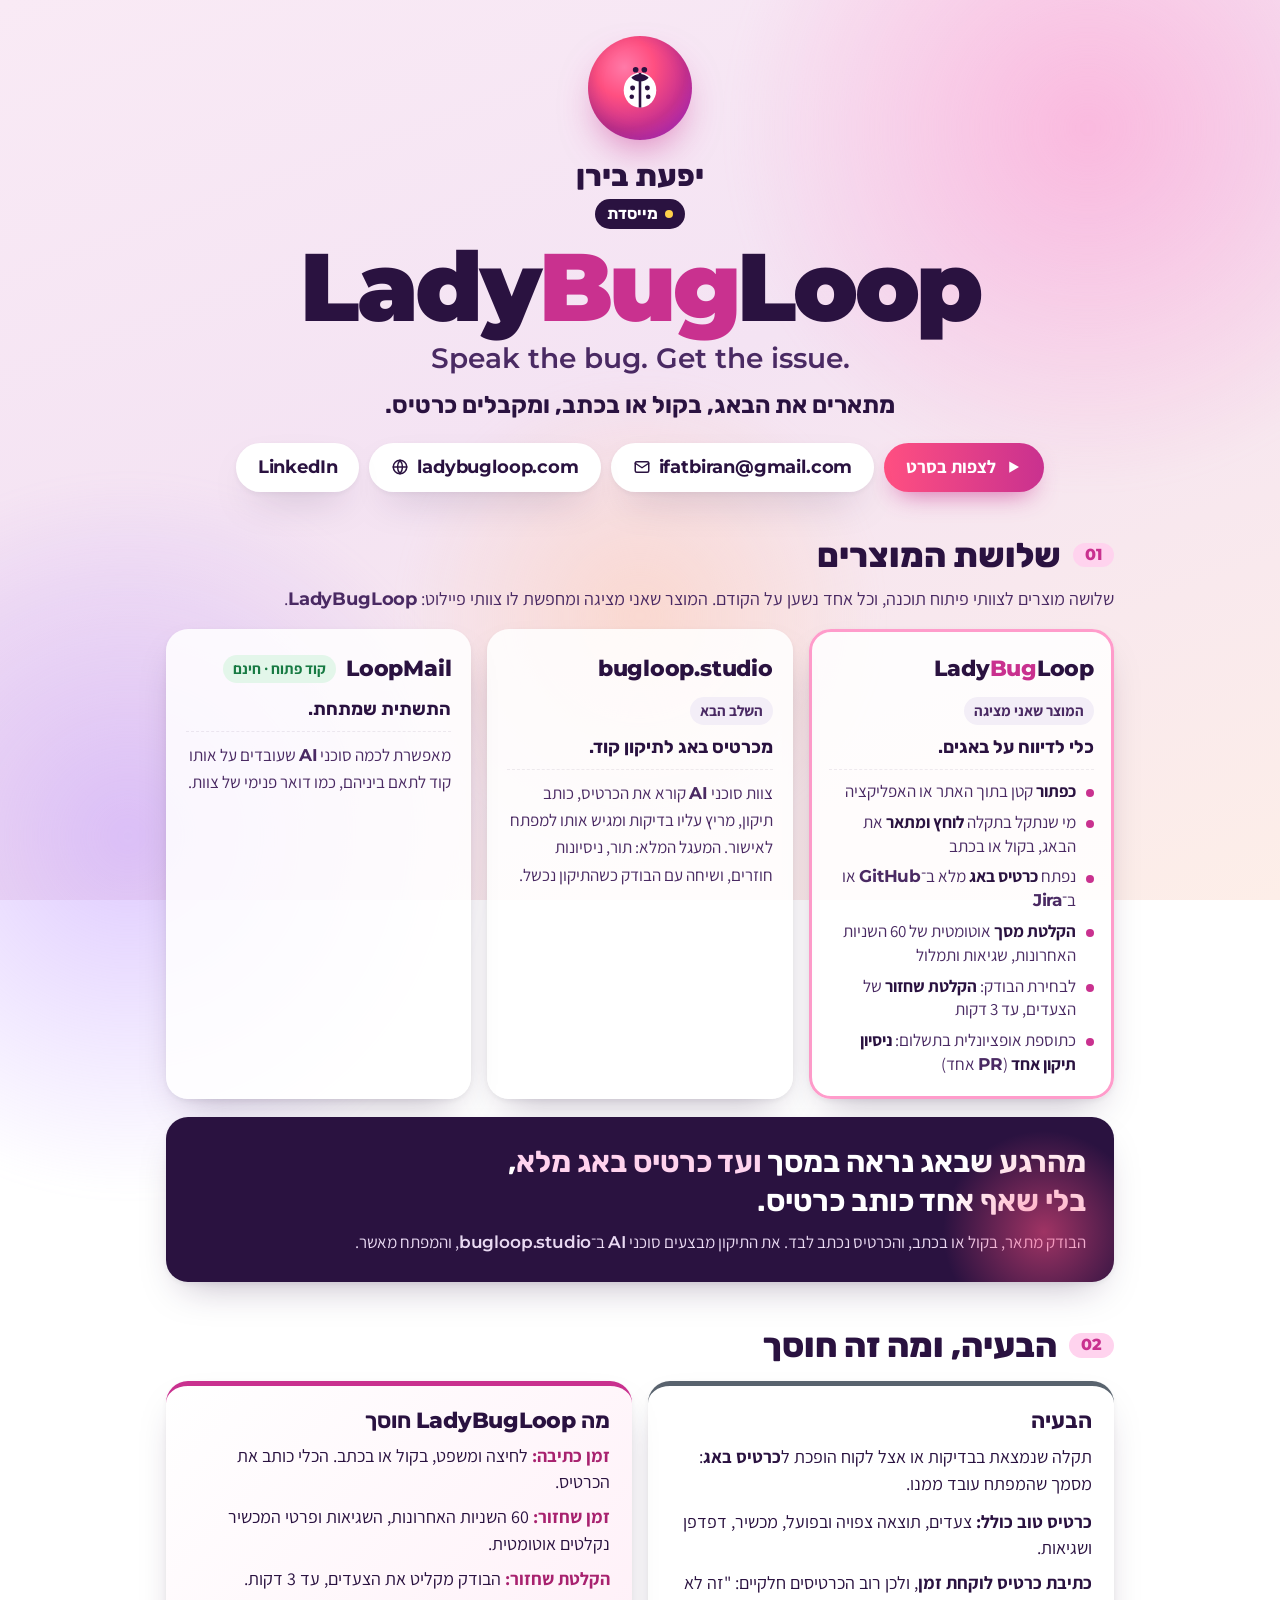
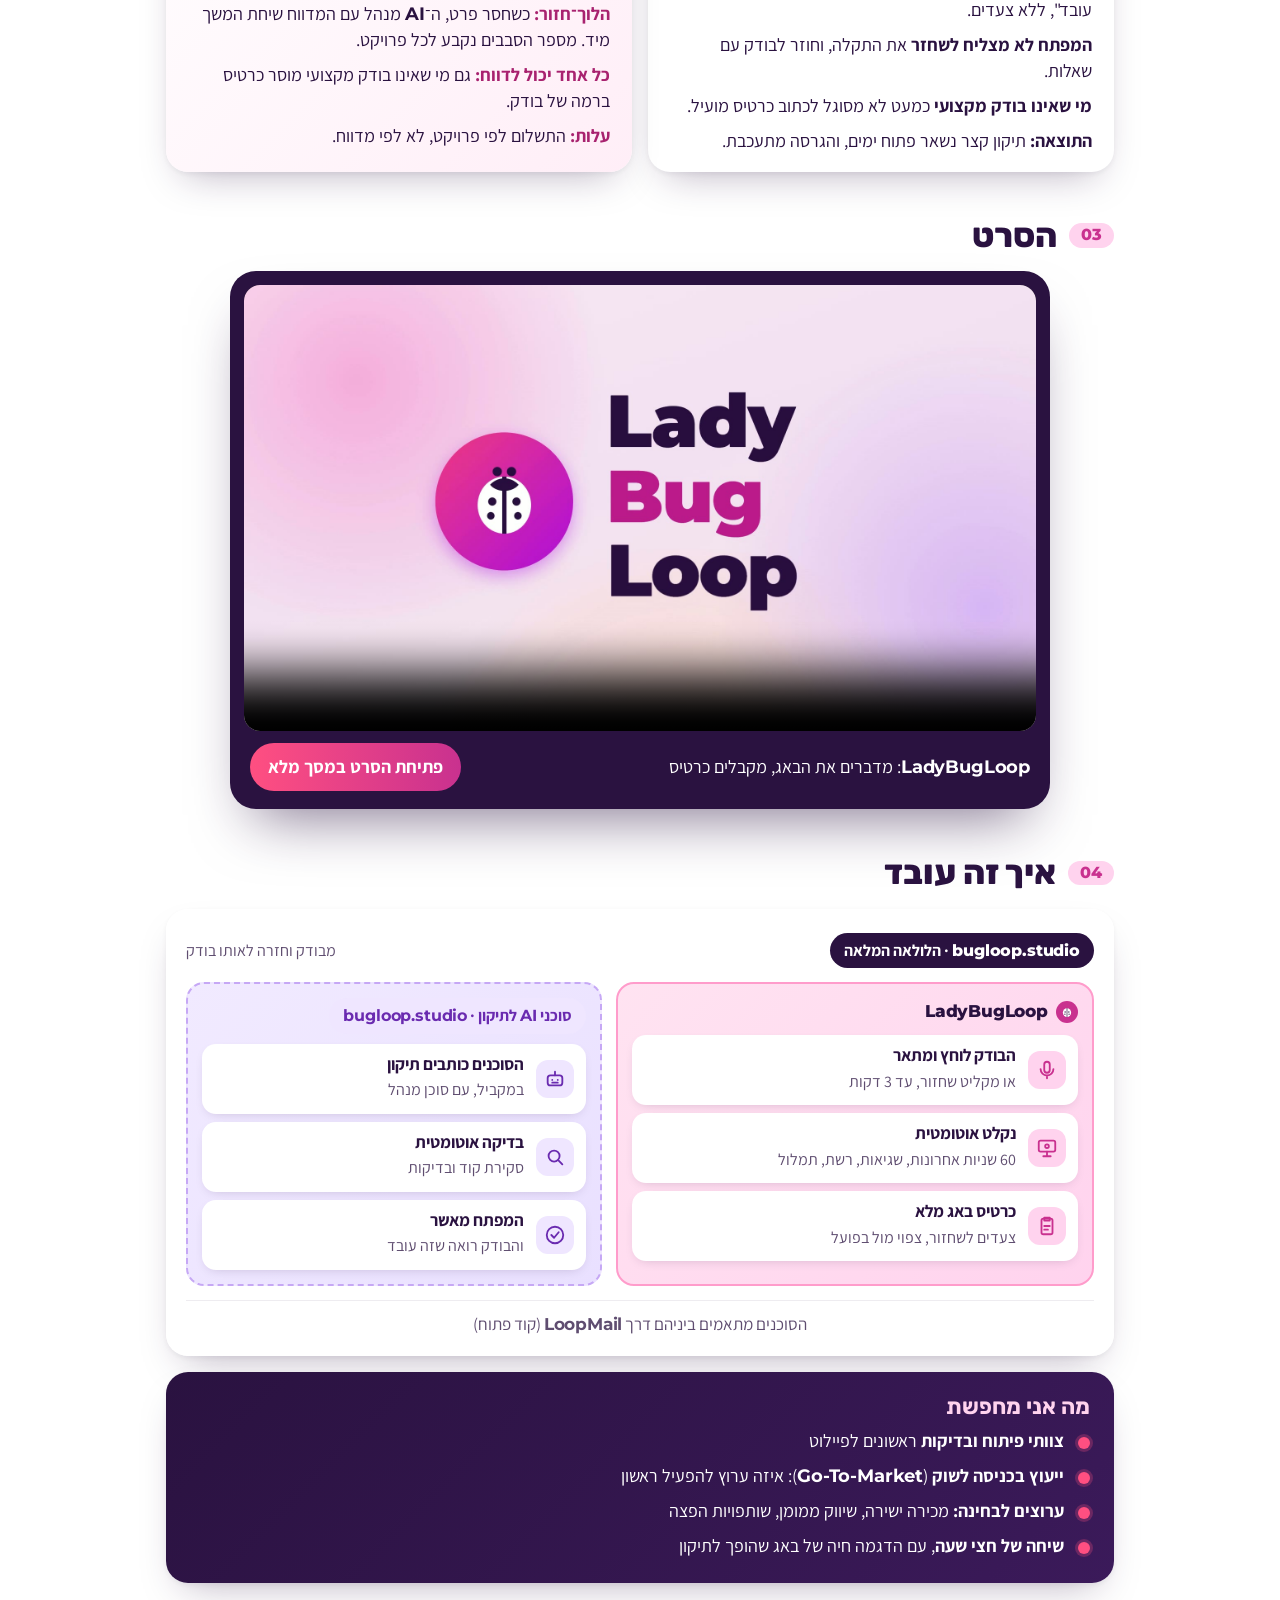
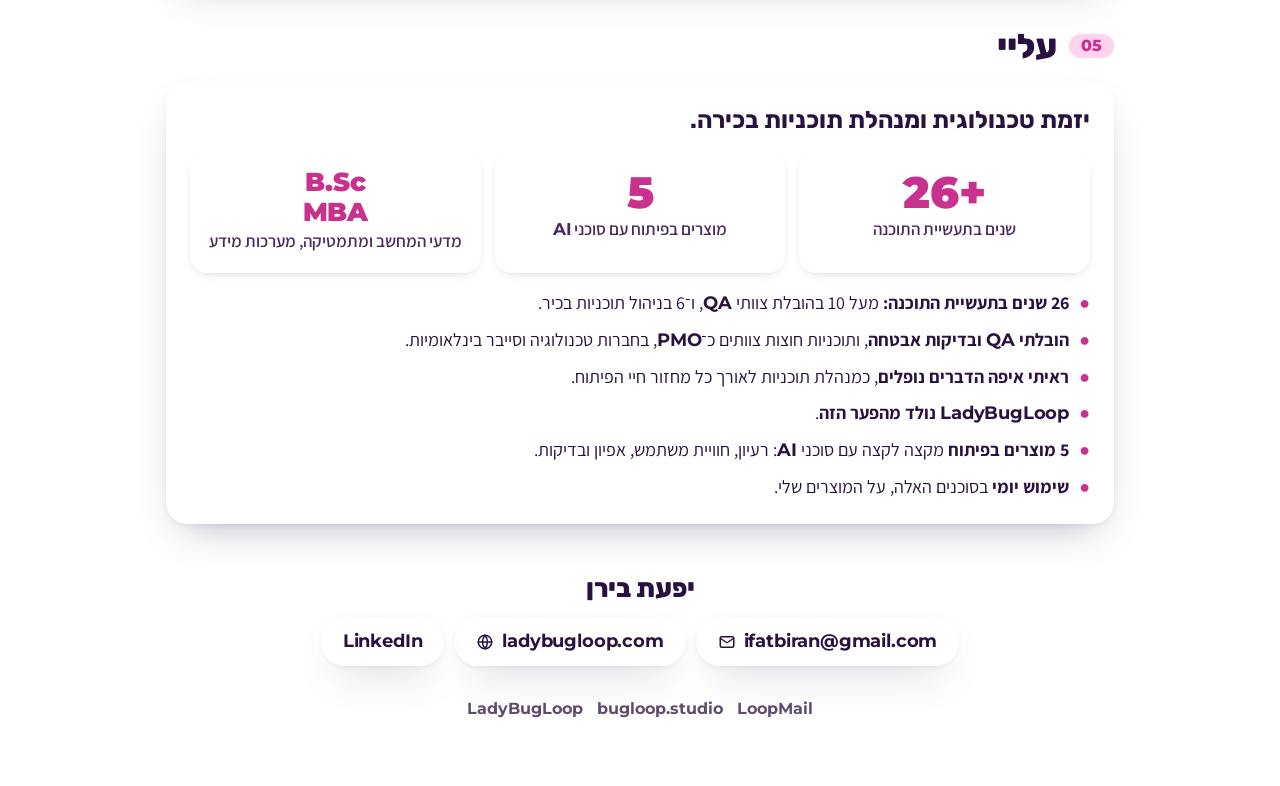
<file: index.html>
<!doctype html>
<html lang="he" dir="rtl">
<head>
<meta charset="utf-8">
<meta name="viewport" content="width=device-width, initial-scale=1">
<title>LadyBugLoop · יפעת בירן</title>
<meta name="description" content="LadyBugLoop: Speak the bug. Get the issue. מדווחים על באג בקול או בכתב, ומקבלים כרטיס באג מלא. יפעת בירן, מייסדת.">
<meta property="og:title" content="LadyBugLoop · יפעת בירן">
<meta property="og:description" content="Speak the bug. Get the issue. מהרגע שבאג נראה במסך ועד כרטיס באג מלא, בלי שאף אחד כותב כרטיס.">
<meta property="og:image" content="poster.jpg">
<link rel="preconnect" href="https://fonts.googleapis.com">
<link rel="preconnect" href="https://fonts.gstatic.com" crossorigin>
<link href="https://fonts.googleapis.com/css2?family=Montserrat:wght@600;800;900&family=Rubik:wght@500;700;800&family=Assistant:wght@400;600;700&display=swap" rel="stylesheet">
<style>
:root{
  --plum:#2a1240; --plum-2:#4a2a63; --muted:#5f4d70;
  --magenta:#c9318f; --pink:#ff4f81; --violet:#b829e3; --blush:#ffd3ee;
  --sun:#ffd24a; --green:#1f9d55;
  --card:#ffffffd9; --line:#2a124014;
  --radius:22px;
  --shadow:0 18px 40px -18px rgba(42,18,64,.35), 0 2px 6px rgba(42,18,64,.06);
  --ease:cubic-bezier(.34,1.36,.64,1);
}
*{box-sizing:border-box;margin:0;padding:0}
html{scroll-behavior:smooth}
body{
  font-family:Assistant,Rubik,sans-serif; font-size:18px; line-height:1.6; color:var(--plum);
  background:linear-gradient(160deg,#f9eaf5 0%,#f4e3f3 45%,#fdeee8 100%) fixed;
  min-height:100vh; overflow-x:hidden;
}
.glow{position:fixed;width:60vmax;height:60vmax;border-radius:50%;pointer-events:none;z-index:0;filter:blur(10px)}
.g1{top:-20vmax;right:-15vmax;background:radial-gradient(circle,rgba(255,150,205,.55),rgba(255,150,205,0) 66%)}
.g2{bottom:-25vmax;left:-20vmax;background:radial-gradient(circle,rgba(190,150,255,.5),rgba(190,150,255,0) 66%)}
.g3{top:40vh;left:30vw;width:40vmax;height:40vmax;background:radial-gradient(circle,rgba(255,200,170,.45),rgba(255,200,170,0) 66%)}
main{position:relative;z-index:1;max-width:980px;margin:0 auto;padding:24px 16px 64px}
.en{font-family:Montserrat,sans-serif;direction:ltr;unicode-bidi:isolate;font-weight:800;letter-spacing:-.01em}
.nw{white-space:nowrap}
h1,h2,h3{font-family:Rubik,sans-serif;line-height:1.15}
a:focus-visible{outline:3px solid var(--magenta);outline-offset:3px}

/* reveal: one animation per element, always ends visible */
.rv{opacity:0;transform:translateY(18px);animation:up .7s var(--ease) forwards}
@keyframes up{to{opacity:1;transform:none}}
@keyframes bob{50%{transform:translateY(-5px) rotate(-3deg)}}
@media (prefers-reduced-motion:reduce){.rv{animation:none;opacity:1;transform:none}.bob{animation:none!important}}

/* hero: who + what */
.hero{display:flex;flex-direction:column;align-items:center;text-align:center;margin-bottom:30px;position:relative}
.disc{width:84px;height:84px;border-radius:50%;display:grid;place-items:center;
  background:radial-gradient(circle at 35% 30%,#ff7aa8 0%,var(--pink) 30%,var(--magenta) 62%,var(--violet) 100%);
  box-shadow:0 18px 38px -12px rgba(201,49,143,.6), inset 0 -6px 16px rgba(42,18,64,.18)}
.disc.bob{animation:bob 4.5s ease-in-out 1s infinite}
.disc svg{width:42px;height:42px}
.who{display:flex;flex-direction:column;align-items:center;gap:6px;margin:14px 0 2px;font-family:Rubik,sans-serif;font-weight:700;font-size:20px;color:var(--plum-2)}
.who b{font-weight:800;color:var(--plum);font-size:1.25em;line-height:1.1}
.kicker{display:inline-flex;gap:7px;align-items:center;background:var(--plum);color:#fff;border-radius:999px;padding:2px 12px;font-weight:700;font-size:16px}
.kicker i{width:8px;height:8px;border-radius:50%;background:var(--sun);display:inline-block}
.brand{font-weight:900;font-size:clamp(34px,12.4vw,96px);line-height:1.05;letter-spacing:-.035em;margin:6px 0 4px;white-space:nowrap;color:var(--plum)}
.brand .bug{color:var(--magenta)}
.tag{font-family:Montserrat,sans-serif;direction:ltr;unicode-bidi:isolate;font-weight:600;font-size:clamp(17px,4.9vw,28px);color:var(--plum-2);line-height:1.25}
.tag-he{font-family:Rubik,sans-serif;font-weight:700;font-size:clamp(19px,5.2vw,24px);margin-top:6px;color:var(--plum)}
.partof{margin-top:16px;background:#fff9;border:2px solid #ff9ccb;border-radius:18px;padding:8px 18px;font-size:17px;font-weight:600;color:var(--plum-2);max-width:100%}
.partof small{display:block;font-size:17px;font-weight:600;color:var(--plum-2);line-height:1.35}
.partof .en{color:var(--plum);font-weight:800}
.cta{display:flex;flex-wrap:wrap;justify-content:center;gap:10px;margin-top:18px}
.btn{display:inline-flex;align-items:center;gap:8px;min-height:48px;padding:10px 22px;border-radius:999px;font-weight:700;font-size:18px;text-decoration:none;transition:transform .25s var(--ease),box-shadow .25s}
.btn:hover{transform:translateY(-2px)}
.btn.main{color:#fff;background:linear-gradient(90deg,var(--pink),var(--magenta));box-shadow:0 12px 26px -12px rgba(201,49,143,.8)}
.btn.alt{color:var(--plum);background:#fff;box-shadow:var(--shadow)}
.btn svg{width:18px;height:18px;flex:none}

/* big line */
.promise{background:var(--plum);color:#fff;border-radius:var(--radius);padding:26px 28px;margin-bottom:10px;box-shadow:var(--shadow);position:relative;overflow:hidden}
.promise:after{content:"";position:absolute;inset:auto -40px -60px auto;width:220px;height:220px;border-radius:50%;background:radial-gradient(circle,rgba(255,79,129,.55),transparent 65%)}
.promise p{font-family:Rubik,sans-serif;font-size:clamp(22px,3.6vw,30px);font-weight:700;line-height:1.3;position:relative}
.promise p b{color:var(--blush)}
.promise small{display:block;margin-top:8px;font-size:17px;color:#e9d9f2;position:relative}

h2{font-size:clamp(26px,4vw,34px);font-weight:800;margin:44px 0 16px;display:flex;align-items:center;gap:12px}
h2 .n{font-family:Montserrat,sans-serif;font-size:16px;font-weight:800;background:var(--blush);color:var(--magenta);border-radius:999px;padding:3px 12px}
.sub{font-size:18px;color:var(--plum-2);margin:-6px 0 16px}

/* flow */
.flow{background:var(--card);backdrop-filter:blur(8px);border-radius:var(--radius);box-shadow:var(--shadow);padding:24px 20px 18px}
.studio-tag{display:flex;justify-content:space-between;align-items:center;gap:10px;flex-wrap:wrap;margin-bottom:14px}
.pill{border-radius:999px;padding:5px 14px;font-size:16px;font-weight:700}
.pill.studio{background:var(--plum);color:#fff}
.pill.ai{background:#efe6ff;color:#6a2bb0}
.steps{display:grid;grid-template-columns:1.15fr 1fr;gap:14px}
.band{border-radius:18px;padding:14px;position:relative}
.band.lbl{background:linear-gradient(135deg,#ffe3f1,#ffd3ee);border:2px solid #ff9ccb}
.band.ai{background:linear-gradient(135deg,#f1eaff,#e9e0ff);border:2px dashed #c6a8f5}
.band-h{display:flex;align-items:center;gap:8px;font-weight:700;margin-bottom:10px;font-size:17px}
.band-h svg{width:22px;height:22px}
.row{display:flex;flex-direction:column;gap:8px}
.st{display:flex;align-items:center;gap:12px;background:#fff;border-radius:14px;padding:10px 12px;box-shadow:0 4px 12px -6px rgba(42,18,64,.25)}
.st .ic{flex:none;width:38px;height:38px;border-radius:12px;display:grid;place-items:center;background:var(--blush);color:var(--magenta)}
.st .ic svg{width:22px;height:22px;fill:none;stroke:currentColor;stroke-width:2;stroke-linecap:round;stroke-linejoin:round}
.band.ai .st .ic{background:#efe6ff;color:#6a2bb0}
.st b{display:block;font-size:17px;line-height:1.25}
.st span{font-size:16px;color:var(--muted);line-height:1.3}
.loopmail{margin-top:14px;text-align:center;font-size:17px;color:var(--muted);border-top:1px solid var(--line);padding-top:10px}

/* products */
.prods{display:grid;grid-template-columns:repeat(3,1fr);gap:16px}
.prod{background:var(--card);border-radius:var(--radius);box-shadow:var(--shadow);padding:22px 20px;display:flex;flex-direction:column;gap:10px;transition:transform .35s var(--ease)}
.prod:hover{transform:translateY(-4px)}
.prod .top{display:flex;align-items:center;gap:10px;flex-wrap:wrap}
.prod .name{font-size:22px}
.prod .name .bug{color:var(--magenta)}
.tag-chip{font-size:15px;font-weight:700;border-radius:999px;padding:2px 10px;background:#f3eef7;color:var(--plum-2)}
.tag-chip.free{background:#e3f6ea;color:#177a43}
.prod .simple{font-family:Rubik,sans-serif;font-weight:700;font-size:18px;line-height:1.35}
.prod .tech{font-size:17px;color:var(--plum-2);border-top:1px dashed var(--line);padding-top:10px}
.prod .tech b{color:var(--plum)}
.prod ul.tech{list-style:none;display:grid;gap:7px;padding-inline-start:0}
.prod ul.tech li{position:relative;padding-inline-start:18px;line-height:1.4}
.prod ul.tech li:before{content:"";position:absolute;inset-inline-start:0;top:.55em;width:8px;height:8px;border-radius:50%;background:var(--magenta)}
.prod.main{outline:3px solid #ff9ccb;outline-offset:-3px}

/* status */
.stats{display:grid;grid-template-columns:repeat(3,1fr);gap:14px}
.stat{background:#fff;border-radius:18px;padding:18px;box-shadow:var(--shadow);text-align:center}
.stat .big{font-family:Montserrat,sans-serif;font-weight:900;font-size:44px;color:var(--magenta);line-height:1.1;direction:ltr;unicode-bidi:isolate}
.stat .lab{font-size:17px;color:var(--plum-2);font-weight:600}
.ask{margin-top:16px;background:linear-gradient(135deg,var(--plum),#3b1a5a);color:#fff;border-radius:var(--radius);padding:22px 24px;box-shadow:var(--shadow)}
.ask h3{font-size:22px;margin-bottom:8px;color:var(--blush)}
.ask ul{list-style:none;display:grid;gap:6px}
.ask li{padding-inline-start:26px;position:relative}
.ask li:before{content:"";position:absolute;inset-inline-start:0;top:.55em;width:12px;height:12px;border-radius:50%;background:var(--pink);box-shadow:0 0 0 3px rgba(255,79,129,.25)}

/* me */
.me{background:var(--card);border-radius:var(--radius);box-shadow:var(--shadow);padding:22px 24px}
.me ul{list-style:none;display:grid;gap:8px}
.me li{display:flex;gap:10px}
.me li .d{flex:none;color:var(--magenta);font-weight:800}
.me-lead{font-family:Rubik,sans-serif;font-weight:700;font-size:clamp(20px,3.2vw,24px);line-height:1.35;margin-bottom:14px}
.me-stats{margin-bottom:16px}
.me-stats .stat{box-shadow:0 4px 12px -6px rgba(42,18,64,.25)}

/* film */
.film{background:var(--plum);border-radius:26px;padding:14px;box-shadow:0 30px 60px -24px rgba(42,18,64,.6);scroll-margin-top:16px}
.film video{width:100%;display:block;border-radius:16px;background:#000;aspect-ratio:16/9}
.film-cap{display:flex;justify-content:space-between;align-items:center;gap:12px;flex-wrap:wrap;color:#fff;padding:12px 6px 4px}
.film-cap a{color:#fff;background:linear-gradient(90deg,var(--pink),var(--magenta));padding:10px 18px;border-radius:999px;text-decoration:none;font-weight:700;min-height:44px;display:inline-flex;align-items:center}
.film-cap a:focus-visible{outline:3px solid var(--sun);outline-offset:3px}

.contact{text-align:center;margin-top:44px}
.contact .nm{font-family:Rubik,sans-serif;font-weight:800;font-size:26px}
.contact .links{display:flex;flex-wrap:wrap;justify-content:center;gap:10px}
.cos{display:flex;flex-wrap:wrap;gap:6px 14px;margin-top:6px;font-family:Montserrat,sans-serif}
.cos b{white-space:nowrap;font-weight:700}
.me .cos{justify-content:flex-end}
.foot.cos{justify-content:center;font-weight:600}
.contact a svg{width:18px;height:18px;flex:none}
.contact a{display:inline-flex;align-items:center;gap:8px;min-height:48px;margin-top:8px;color:var(--plum);font-weight:700;background:#fff;border-radius:999px;padding:10px 22px;box-shadow:var(--shadow);text-decoration:none}
.foot{text-align:center;margin-top:30px;font-size:16px;color:var(--muted)}

.ps{display:grid;grid-template-columns:1fr 1fr;gap:16px}
.pcol{border-radius:var(--radius);padding:22px 22px 18px;box-shadow:var(--shadow)}
.pcol h3{font-size:22px;margin-bottom:10px}
.pcol ul{list-style:none;display:grid;gap:9px}
.pcol li{line-height:1.45}
.pcol .lead{margin-bottom:12px;line-height:1.5}
.pain{background:#fff;border-top:5px solid #59636e}
.pain b{color:var(--plum)}
.gain{background:linear-gradient(135deg,#fff 0%,#ffeef7 100%);border-top:5px solid var(--magenta)}
.gain b{color:#a8226f}
@media (max-width:760px){
  .ps{grid-template-columns:1fr}
  .steps,.prods{grid-template-columns:1fr}
  .stats{grid-template-columns:1fr;gap:10px}
  .stat{padding:12px 16px;display:flex;align-items:center;gap:16px;text-align:start}
  .stat .big{font-size:40px;min-width:92px;text-align:center}
  .promise{padding:20px}
}
@media (max-height:700px) and (max-width:760px){
  main{padding-top:16px}
  .hero{margin-bottom:22px}
  .disc{width:68px;height:68px}.disc svg{width:34px;height:34px}
  .who{margin-top:10px;font-size:19px}
  .partof{margin-top:12px;padding:6px 14px}
  .cta{margin-top:14px}
}
@media (min-width:761px){
  .hero{padding-top:12px;margin-bottom:40px}
  .disc{width:104px;height:104px}.disc svg{width:52px;height:52px}
  .who{font-size:24px;margin-top:20px}
  .tag-he{margin-top:10px}
  .partof{font-size:20px;margin-top:22px}
  .film{max-width:820px;margin-inline:auto}
}
</style>
</head>
<body>
<svg width="0" height="0" style="position:absolute" aria-hidden="true">
  <defs>
    <symbol id="i-mic" viewBox="0 0 24 24"><path d="M12 3a3 3 0 0 0-3 3v6a3 3 0 0 0 6 0V6a3 3 0 0 0-3-3z"/><path d="M5 11a7 7 0 0 0 14 0M12 18v3"/></symbol>
    <symbol id="i-rec" viewBox="0 0 24 24"><rect x="3" y="4" width="18" height="12" rx="2"/><path d="M8 21h8M12 16v5"/><circle cx="12" cy="10" r="2"/></symbol>
    <symbol id="i-card" viewBox="0 0 24 24"><rect x="6" y="4" width="12" height="17" rx="2"/><path d="M9 3h6v3H9zM9 12h6M9 16h4"/></symbol>
    <symbol id="i-bot" viewBox="0 0 24 24"><rect x="4" y="8" width="16" height="11" rx="3"/><path d="M12 8V4M9 13h.01M15 13h.01M9 16h6"/></symbol>
    <symbol id="i-find" viewBox="0 0 24 24"><circle cx="11" cy="11" r="6"/><path d="m20 20-4.5-4.5"/></symbol>
    <symbol id="i-ok" viewBox="0 0 24 24"><circle cx="12" cy="12" r="9"/><path d="m8 12 3 3 5-6"/></symbol>
  </defs>
</svg>
<div class="glow g1"></div><div class="glow g2"></div><div class="glow g3"></div>
<main>

<header class="hero">
  <div class="rv" style="animation-delay:.05s">
    <div class="disc bob" aria-hidden="true">
      <svg xmlns="http://www.w3.org/2000/svg" viewBox="0 0 24 24" fill="none">
        <ellipse cx="12" cy="13" rx="7.5" ry="8" fill="#ffffff"/>
        <path d="M12 5.5c-1.6 0-3 .7-4 1.8.9 1.1 2.4 1.7 4 1.7s3.1-.6 4-1.7c-1-1.1-2.4-1.8-4-1.8z" fill="#2a1240"/>
        <path d="M12 5v16" stroke="#2a1240" stroke-width="1.2"/>
        <circle cx="8.6" cy="12" r="1.15" fill="#2a1240"/>
        <circle cx="15.4" cy="12" r="1.15" fill="#2a1240"/>
        <circle cx="8.2" cy="16" r="1.05" fill="#2a1240"/>
        <circle cx="15.8" cy="16" r="1.05" fill="#2a1240"/>
        <circle cx="10" cy="3.6" r="1.3" fill="#2a1240"/>
        <circle cx="14" cy="3.6" r="1.3" fill="#2a1240"/>
      </svg>
    </div>
  </div>
  <div class="who rv" style="animation-delay:.12s"><b>יפעת בירן</b><span class="kicker"><i></i>מייסדת</span></div>
  <h1 class="brand en rv" style="animation-delay:.18s" aria-label="LadyBugLoop">Lady<span class="bug">Bug</span>Loop</h1>
  <p class="tag rv" style="animation-delay:.24s">Speak the bug. Get the issue.</p>
  <p class="tag-he rv" style="animation-delay:.28s">מתארים את הבאג, בקול או בכתב, ומקבלים כרטיס.</p>
  <div class="cta rv" style="animation-delay:.4s">
    <a class="btn main" href="#film"><svg viewBox="0 0 24 24" aria-hidden="true"><path d="M7 4.5v15l13-7.5z" fill="currentColor"/></svg>לצפות בסרט</a>
    <a class="btn alt" dir="ltr" href="mailto:ifatbiran@gmail.com"><svg viewBox="0 0 24 24" aria-hidden="true" fill="none" stroke="currentColor" stroke-width="2" stroke-linecap="round" stroke-linejoin="round"><rect x="3" y="5" width="18" height="14" rx="2"/><path d="m3 7 9 6 9-6"/></svg><span class="en" style="font-weight:700">ifatbiran@gmail.com</span></a>
    <a class="btn alt" dir="ltr" href="https://ladybugloop.com/" target="_blank" rel="noopener"><svg viewBox="0 0 24 24" aria-hidden="true" fill="none" stroke="currentColor" stroke-width="2" stroke-linecap="round"><circle cx="12" cy="12" r="9"/><path d="M3 12h18M12 3a14 14 0 0 1 0 18M12 3a14 14 0 0 0 0 18"/></svg><span class="en" style="font-weight:700">ladybugloop.com</span></a>
    <a class="btn alt" dir="ltr" href="https://www.linkedin.com/in/ifat-biran-5b65063/" target="_blank" rel="noopener"><span class="en" style="font-weight:700">LinkedIn</span></a>
  </div>
</header>

<h2 class="rv" style="animation-delay:.32s"><span class="n">01</span>שלושת המוצרים</h2>
<p class="sub rv" style="animation-delay:.34s">שלושה מוצרים לצוותי פיתוח תוכנה, וכל אחד נשען על הקודם. המוצר שאני מציגה ומחפשת לו צוותי פיילוט: <span class="en" style="font-weight:700">LadyBugLoop</span>.</p>
<section class="prods">
  <article class="prod main rv" style="animation-delay:.36s">
    <div class="top"><span class="name en">Lady<span class="bug">Bug</span>Loop</span><span class="tag-chip">המוצר שאני מציגה</span></div>
    <p class="simple">כלי לדיווח על באגים.</p>
    <ul class="tech">
      <li><b>כפתור</b> קטן בתוך האתר או האפליקציה</li>
      <li>מי שנתקל בתקלה <b>לוחץ ומתאר</b> את הבאג, בקול או בכתב</li>
      <li>נפתח <b>כרטיס באג</b> מלא ב־<span class="en" style="font-weight:700">GitHub</span> או ב־<span class="en" style="font-weight:700">Jira</span></li>
      <li><b>הקלטת מסך</b> אוטומטית של 60 השניות האחרונות, שגיאות ותמלול</li>
      <li>לבחירת הבודק: <b>הקלטת שחזור</b> של הצעדים, עד&nbsp;3&nbsp;דקות</li>
      <li>כתוספת אופציונלית בתשלום: <b>ניסיון תיקון אחד</b> (<span class="en" style="font-weight:700">PR</span> אחד)</li>
    </ul>
  </article>
  <article class="prod rv" style="animation-delay:.4s">
    <div class="top"><span class="name en">bugloop.studio</span><span class="tag-chip">השלב הבא</span></div>
    <p class="simple">מכרטיס באג לתיקון קוד.</p>
    <p class="tech">צוות סוכני <span class="en" style="font-weight:700">AI</span> קורא את הכרטיס, כותב תיקון, מריץ עליו בדיקות ומגיש אותו למפתח לאישור. המעגל המלא: תור, ניסיונות חוזרים, ושיחה עם הבודק כשהתיקון נכשל.</p>
  </article>
  <article class="prod rv" style="animation-delay:.44s">
    <div class="top"><span class="name en">LoopMail</span><span class="tag-chip free">קוד פתוח · חינם</span></div>
    <p class="simple">התשתית שמתחת.</p>
    <p class="tech">מאפשרת לכמה סוכני <span class="en" style="font-weight:700">AI</span> שעובדים על אותו קוד לתאם ביניהם, כמו דואר פנימי של צוות.</p>
  </article>
</section>

<section class="promise rv" style="animation-delay:.45s;margin-top:18px">
  <p>מהרגע שבאג נראה במסך <b>ועד כרטיס באג מלא</b>,<br>בלי שאף אחד כותב כרטיס.</p>
  <small>הבודק מתאר, בקול או בכתב, והכרטיס נכתב לבד. את התיקון מבצעים סוכני <span class="en" style="font-weight:600">AI</span> ב־<span class="en" style="font-weight:600">bugloop.studio</span>, והמפתח מאשר.</small>
</section>

<h2 class="rv" style="animation-delay:.48s"><span class="n">02</span>הבעיה, ומה זה חוסך</h2>
<section class="ps">
  <div class="pcol pain rv" style="animation-delay:.5s">
    <h3>הבעיה</h3>
    <p class="lead">תקלה שנמצאת בבדיקות או אצל לקוח הופכת ל<b>כרטיס באג</b>: מסמך שהמפתח עובד ממנו.</p>
    <ul>
      <li><b>כרטיס טוב כולל:</b> צעדים, תוצאה צפויה ובפועל, מכשיר, דפדפן ושגיאות.</li>
      <li><b>כתיבת כרטיס לוקחת זמן</b>, ולכן רוב הכרטיסים חלקיים: "זה לא עובד", ללא צעדים.</li>
      <li><b>המפתח לא מצליח לשחזר</b> את התקלה, וחוזר לבודק עם שאלות.</li>
      <li><b>מי שאינו בודק מקצועי</b> כמעט לא מסוגל לכתוב כרטיס מועיל.</li>
      <li><b>התוצאה:</b> תיקון קצר נשאר פתוח ימים, והגרסה מתעכבת.</li>
    </ul>
  </div>
  <div class="pcol gain rv" style="animation-delay:.54s">
    <h3>מה <span class="en" style="font-weight:800">LadyBugLoop</span> חוסך</h3>
    <ul>
      <li><b>זמן כתיבה:</b> לחיצה ומשפט, בקול או בכתב. הכלי כותב את הכרטיס.</li>
      <li><b>זמן שחזור:</b> 60 השניות האחרונות, השגיאות ופרטי המכשיר נקלטים אוטומטית.</li>
      <li><b>הקלטת שחזור:</b> הבודק מקליט את הצעדים, עד&nbsp;3&nbsp;דקות.</li>
      <li><b>הלוך־חזור:</b> כשחסר פרט, ה־<span class="en" style="font-weight:700">AI</span> מנהל עם המדווח שיחת המשך מיד. מספר הסבבים נקבע לכל פרויקט.</li>
      <li><b>כל אחד יכול לדווח:</b> גם מי שאינו בודק מקצועי מוסר כרטיס ברמה של בודק.</li>
      <li><b>עלות:</b> התשלום לפי פרויקט, לא לפי מדווח.</li>
    </ul>
  </div>
</section>

<h2 class="rv" style="animation-delay:.5s" id="film-h"><span class="n">03</span>הסרט</h2>
<section class="film rv" style="animation-delay:.52s" id="film">
  <video controls preload="metadata" playsinline poster="poster-start.jpg">
    <source src="film.mp4" type="video/mp4">
  </video>
  <div class="film-cap">
    <span><span class="en" style="font-weight:700">LadyBugLoop</span>: מדברים את הבאג, מקבלים כרטיס</span>
    <a href="film.mp4" target="_blank" rel="noopener">פתיחת הסרט במסך מלא</a>
  </div>
</section>

<h2 class="rv" style="animation-delay:.65s"><span class="n">04</span>איך זה עובד</h2>
<section class="flow rv" style="animation-delay:.68s" aria-label="תרשים הזרימה">
  <div class="studio-tag">
    <span class="pill studio"><span class="en">bugloop.studio</span> · הלולאה המלאה</span>
    <span style="font-size:16px;color:var(--muted)">מבודק וחזרה לאותו בודק</span>
  </div>
  <div class="steps">
    <div class="band lbl">
      <div class="band-h">
        <svg viewBox="0 0 24 24" aria-hidden="true"><circle cx="12" cy="12" r="12" fill="#c9318f"/><g transform="translate(4.8 4.8) scale(.6)"><ellipse cx="12" cy="13" rx="7.5" ry="8" fill="#fff"/><path d="M12 5v16" stroke="#2a1240" stroke-width="1.2"/><circle cx="8.6" cy="12" r="1.15" fill="#2a1240"/><circle cx="15.4" cy="12" r="1.15" fill="#2a1240"/><circle cx="8.2" cy="16" r="1.05" fill="#2a1240"/><circle cx="15.8" cy="16" r="1.05" fill="#2a1240"/></g></svg>
        <span class="en">LadyBugLoop</span>
      </div>
      <div class="row">
        <div class="st"><div class="ic"><svg aria-hidden="true"><use href="#i-mic"/></svg></div><div><b>הבודק לוחץ ומתאר</b><span>או מקליט שחזור, עד&nbsp;3&nbsp;דקות</span></div></div>
        <div class="st"><div class="ic"><svg aria-hidden="true"><use href="#i-rec"/></svg></div><div><b>נקלט אוטומטית</b><span>60 שניות אחרונות, שגיאות, רשת, תמלול</span></div></div>
        <div class="st"><div class="ic"><svg aria-hidden="true"><use href="#i-card"/></svg></div><div><b>כרטיס באג מלא</b><span>צעדים לשחזור, צפוי מול בפועל</span></div></div>
      </div>
    </div>
    <div class="band ai">
      <div class="band-h"><span class="pill ai">סוכני <span class="en" style="font-weight:700">AI</span> לתיקון · <span class="en" style="font-weight:700">bugloop.studio</span></span></div>
      <div class="row">
        <div class="st"><div class="ic"><svg aria-hidden="true"><use href="#i-bot"/></svg></div><div><b>הסוכנים כותבים תיקון</b><span>במקביל, עם סוכן מנהל</span></div></div>
        <div class="st"><div class="ic"><svg aria-hidden="true"><use href="#i-find"/></svg></div><div><b>בדיקה אוטומטית</b><span>סקירת קוד ובדיקות</span></div></div>
        <div class="st"><div class="ic"><svg aria-hidden="true"><use href="#i-ok"/></svg></div><div><b>המפתח מאשר</b><span>והבודק רואה שזה עובד</span></div></div>
      </div>
    </div>
  </div>
  <p class="loopmail">הסוכנים מתאמים ביניהם דרך <span class="en" style="font-weight:700">LoopMail</span> (קוד פתוח)</p>
</section>

<section class="ask rv" style="animation-delay:1.05s">
  <h3>מה אני מחפשת</h3>
  <ul>
    <li><b>צוותי פיתוח ובדיקות</b> ראשונים לפיילוט</li>
    <li><b>ייעוץ בכניסה לשוק</b> (<span class="en nw" style="font-weight:700">Go-To-Market</span>): איזה ערוץ להפעיל ראשון</li>
    <li><b>ערוצים לבחינה:</b> מכירה ישירה, שיווק ממומן, שותפויות הפצה</li>
    <li><b>שיחה של חצי שעה</b>, עם הדגמה חיה של באג שהופך לתיקון</li>
  </ul>
</section>

<h2 class="rv" style="animation-delay:1.08s"><span class="n">05</span>עליי</h2>
<section class="me rv" style="animation-delay:1.1s">
  <p class="me-lead">יזמת טכנולוגית ומנהלת תוכניות בכירה.</p>
  <div class="stats me-stats">
    <div class="stat"><div class="big">26+</div><div class="lab">שנים בתעשיית התוכנה</div></div>
    <div class="stat"><div class="big">5</div><div class="lab">מוצרים בפיתוח עם סוכני <span class="en" style="font-weight:700">AI</span></div></div>
    <div class="stat"><div class="big en" style="font-size:26px;line-height:1.15">B.Sc<br>MBA</div><div class="lab">מדעי המחשב ומתמטיקה, מערכות מידע</div></div>
  </div>
  <ul>
    <li><span class="d">●</span><span><b>26 שנים בתעשיית התוכנה:</b> מעל 10 בהובלת צוותי <span class="en" style="font-weight:700">QA</span>, ו־6 בניהול תוכניות בכיר.</span></li>
    <li><span class="d">●</span><span><b>הובלתי <span class="en" style="font-weight:700">QA</span> ובדיקות אבטחה</b>, ותוכניות חוצות צוותים כ־<span class="en" style="font-weight:700">PMO</span>, בחברות טכנולוגיה וסייבר בינלאומיות.</span></li>
    <li><span class="d">●</span><span><b>ראיתי איפה הדברים נופלים</b>, כמנהלת תוכניות לאורך כל מחזור חיי הפיתוח.</span></li>
    <li><span class="d">●</span><span><span class="en" style="font-weight:700">LadyBugLoop</span> <b>נולד מהפער הזה</b>.</span></li>
    <li><span class="d">●</span><span><b>5 מוצרים בפיתוח</b> מקצה לקצה עם סוכני <span class="en" style="font-weight:700">AI</span>: רעיון, חוויית משתמש, אפיון ובדיקות.</span></li>
    <li><span class="d">●</span><span><b>שימוש יומי</b> בסוכנים האלה, על המוצרים שלי.</span></li>
  </ul>
</section>

<footer class="contact">
  <div class="nm">יפעת בירן</div>
  <div class="links">
    <a dir="ltr" href="mailto:ifatbiran@gmail.com"><svg viewBox="0 0 24 24" aria-hidden="true" fill="none" stroke="currentColor" stroke-width="2" stroke-linecap="round" stroke-linejoin="round"><rect x="3" y="5" width="18" height="14" rx="2"/><path d="m3 7 9 6 9-6"/></svg><span class="en" style="font-weight:700">ifatbiran@gmail.com</span></a>
    <a dir="ltr" href="https://ladybugloop.com/" target="_blank" rel="noopener"><svg viewBox="0 0 24 24" aria-hidden="true" fill="none" stroke="currentColor" stroke-width="2" stroke-linecap="round"><circle cx="12" cy="12" r="9"/><path d="M3 12h18M12 3a14 14 0 0 1 0 18M12 3a14 14 0 0 0 0 18"/></svg><span class="en" style="font-weight:700">ladybugloop.com</span></a>
    <a href="https://www.linkedin.com/in/ifat-biran-5b65063/" target="_blank" rel="noopener"><span class="en" style="font-weight:700">LinkedIn</span></a>
  </div>
</footer>
<p class="foot cos" dir="ltr"><b>LadyBugLoop</b><b>bugloop.studio</b><b>LoopMail</b></p>
</main>
</body>
</html>
</file>
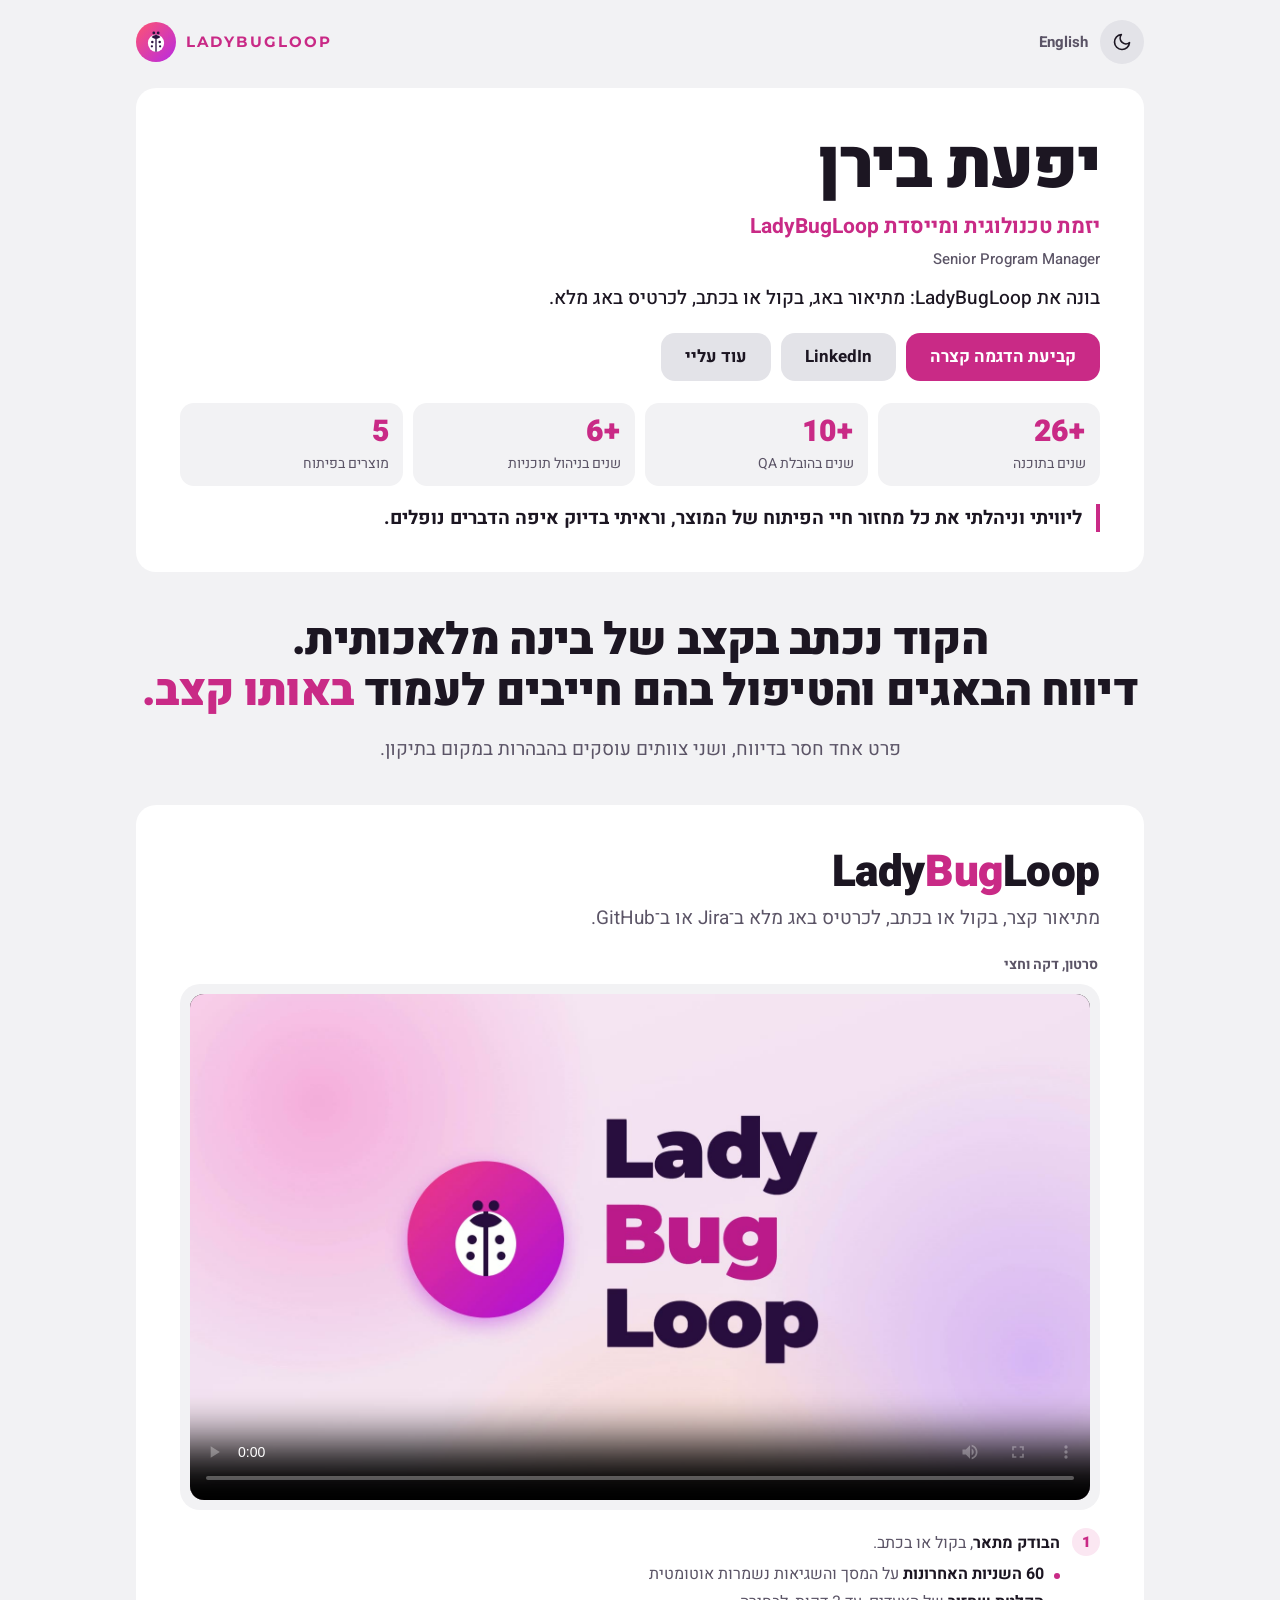
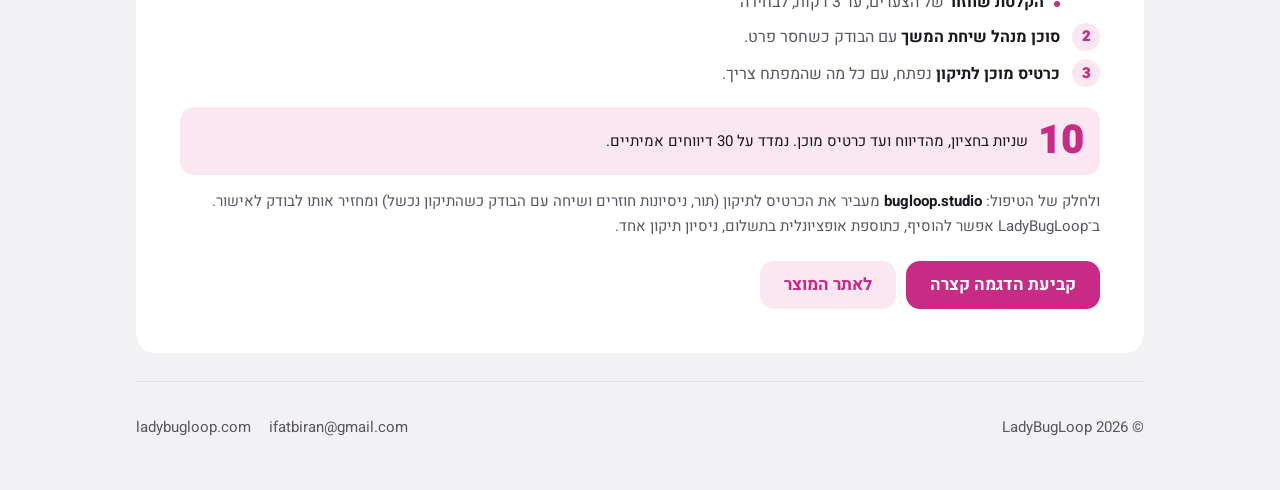
<file: landing/index.html>
<!doctype html>
<html lang="he" dir="rtl">
<head>
<meta charset="utf-8">
<meta name="viewport" content="width=device-width, initial-scale=1">
<meta name="color-scheme" content="light dark">
<title>LadyBugLoop | יפעת בירן</title>
<meta name="description" content="הקוד נכתב בקצב של בינה מלאכותית. דיווח הבאגים והטיפול בהם חייבים לעמוד באותו קצב. LadyBugLoop הופך תיאור של תקלה, בקול או בכתב, לכרטיס באג מלא ב־Jira או ב־GitHub, תוך פחות מ־30 שניות.">
<meta property="og:title" content="LadyBugLoop | יפעת בירן">
<meta property="og:description" content="מתיאור של תקלה, בקול או בכתב, לכרטיס באג מלא, תוך פחות מ־30 שניות.">
<meta property="og:url" content="https://ifatbiran.github.io/ladybugloop-intro/landing/">
<meta property="og:image" content="https://ifatbiran.github.io/ladybugloop-intro/poster.jpg">
<meta name="twitter:card" content="summary_large_image">
<link rel="preconnect" href="https://fonts.googleapis.com">
<link rel="preconnect" href="https://fonts.gstatic.com" crossorigin>
<link href="https://fonts.googleapis.com/css2?family=Heebo:wght@400;500;700;800;900&family=Montserrat:wght@400;500;600;700;800;900&display=swap" rel="stylesheet">
<script>
/* saved light/dark choice, applied before paint; falls back to the system setting */
(function(){try{var t=localStorage.getItem('lbl-theme');if(t==='light'||t==='dark')document.documentElement.setAttribute('data-theme',t);}catch(e){}})();
</script>
<style>
/* LadyBugLoop design system (bugloop docs/DESIGN-SYSTEM.md): grey paper, flat white cards,
   ONE accent = logo pink, the logo disc is the only gradient, no glow, no emoji. */
:root{
  color-scheme:only light;
  --paper:#f2f2f4; --card:#ffffff; --hair:#e1e1e6; --xbg:#e3e3e8;
  --ink:#1c1622; --ink-2:#5b5466;
  --accent:#c92a86; --accent-ink:#ffffff; --accent-soft:#fbe7f2; --accent-hover:#a91f6f;
  --band:#1c1622; --band-ink:#f3eef7; --band-ink-2:#c9c0d4;
  --grad:linear-gradient(135deg,#ff5470 0%,#b829e3 100%);
  --radius:14px; --radius-lg:20px; --track:.14em;
  --ease:cubic-bezier(.22,.8,.3,1);
}
@media (prefers-color-scheme:dark){
  :root:not([data-theme="light"]){
    color-scheme:dark;
    --paper:#16131c; --card:#221d2b; --hair:#342d40; --xbg:#2e2838;
    --ink:#f3eef7; --ink-2:#b9b0c6;
    --accent:#f0569b; --accent-ink:#140e21; --accent-soft:#3a2033; --accent-hover:#ff74b0;
    --band:#2a2335; --band-ink:#f3eef7; --band-ink-2:#c9c0d4;
  }
}
:root[data-theme="dark"]{
  color-scheme:dark;
  --paper:#16131c; --card:#221d2b; --hair:#342d40; --xbg:#2e2838;
  --ink:#f3eef7; --ink-2:#b9b0c6;
  --accent:#f0569b; --accent-ink:#140e21; --accent-soft:#3a2033; --accent-hover:#ff74b0;
  --band:#2a2335; --band-ink:#f3eef7; --band-ink-2:#c9c0d4;
}
*{box-sizing:border-box;margin:0;padding:0}
html{scroll-behavior:smooth}
body{font-family:Heebo,sans-serif;font-size:17px;line-height:1.65;color:var(--ink);background:var(--paper);overflow-x:hidden;-webkit-font-smoothing:antialiased}
.wrap{max-width:1040px;margin:0 auto;padding:0 16px}
.en{direction:ltr;unicode-bidi:isolate}
a{color:inherit}
a:focus-visible{outline:3px solid var(--accent);outline-offset:3px;border-radius:6px}

/* lockup: always physically left */
.top{display:flex;direction:ltr;align-items:center;padding:20px 0}
.lockup{display:flex;align-items:center;gap:10px;text-decoration:none;min-height:44px}
.disc{width:40px;height:40px;border-radius:50%;background:var(--grad);display:grid;place-items:center;flex:none}
.disc svg{width:26px;height:26px}
/* logo hover (from /me/): a halo ring pulses out of the disc, the beetle spins a full turn (like the film opening) */
.disc{position:relative;transition:box-shadow .35s var(--ease)}
.disc:before{content:"";position:absolute;inset:0;border-radius:50%;border:2px solid var(--accent);opacity:0;pointer-events:none}
.disc svg{transition:transform .5s var(--ease)}
@keyframes lbl-ring{0%{transform:scale(.95);opacity:.6}100%{transform:scale(1.75);opacity:0}}
@keyframes lbl-wiggle{0%{transform:rotate(0) scale(1)}55%{transform:rotate(380deg) scale(1.18)}75%{transform:rotate(350deg) scale(1.12)}100%{transform:rotate(360deg) scale(1.12)}}
.lockup:focus-visible .disc,.lockup:active .disc{box-shadow:0 8px 22px -6px rgba(201,42,134,.75)}
.lockup:focus-visible .disc:before,.lockup:active .disc:before{animation:lbl-ring 1.4s ease-out infinite}
.lockup:focus-visible .disc svg,.lockup:active .disc svg{animation:lbl-wiggle 1.1s var(--ease) both}
@media (hover:hover){
  .lockup:hover .disc{box-shadow:0 8px 22px -6px rgba(201,42,134,.75)}
  .lockup:hover .disc:before{animation:lbl-ring 1.4s ease-out infinite}
  .lockup:hover .disc svg{animation:lbl-wiggle 1.1s var(--ease) both}
}
@media (prefers-reduced-motion:reduce){.lockup .disc:before,.lockup .disc svg{animation:none!important}}
.word{font-family:Montserrat,Heebo,sans-serif;font-weight:700;font-size:15px;letter-spacing:var(--track);color:var(--accent)}

.lang{margin-left:auto;font-size:15px;font-weight:700;color:var(--ink-2);text-decoration:none;min-height:44px;display:inline-flex;align-items:center;padding:0 4px}
@media (hover:hover){.lang:hover{color:var(--accent)}}
.thm{width:44px;height:44px;border:0;border-radius:50%;background:var(--xbg);color:var(--ink);display:grid;place-items:center;cursor:pointer;margin-left:8px;flex:none}
.thm svg{width:20px;height:20px}
.thm .sun{display:none}
:root[data-theme="dark"] .thm .sun{display:block}
:root[data-theme="dark"] .thm .moon{display:none}
@media (prefers-color-scheme:dark){:root:not([data-theme="light"]) .thm .sun{display:block}:root:not([data-theme="light"]) .thm .moon{display:none}}
.thm:focus-visible{outline:3px solid var(--accent);outline-offset:2px}
/* hero: who + the line + the ask, one card */
.hero{background:var(--card);border-radius:var(--radius-lg);padding:30px 22px 26px;margin-top:4px}
.name{font-weight:900;font-size:clamp(40px,9vw,68px);line-height:1;letter-spacing:-.025em}
.role{margin-top:10px;font-weight:700;font-size:clamp(18px,2.6vw,21px);color:var(--accent)}
.role .sub{display:block;text-align:right;font-weight:500;font-size:15px;color:var(--ink-2);margin-top:2px}
.tiles{display:grid;grid-template-columns:repeat(2,1fr);gap:10px;margin:24px 0 28px}
.tile{background:var(--paper);border-radius:var(--radius);padding:14px 14px 12px}
.tile b{display:block;font-weight:900;font-size:30px;line-height:1.05;color:var(--accent);direction:ltr;unicode-bidi:isolate;text-align:right}
.tile>span{display:block;font-size:14px;line-height:1.4;color:var(--ink-2);margin-top:6px}
h1{font-weight:900;font-size:clamp(28px,5.4vw,46px);line-height:1.15;letter-spacing:-.015em;padding-top:24px;border-top:1px solid var(--hair)}
h1 .acc{color:var(--accent)}
.lead{font-size:clamp(17px,2.2vw,19px);color:var(--ink-2);margin-top:14px;max-width:720px}
.cta{display:flex;flex-wrap:wrap;gap:10px;margin-top:24px}
.btn{display:inline-flex;align-items:center;justify-content:center;gap:8px;min-height:48px;padding:10px 24px;border-radius:var(--radius);font-weight:700;font-size:17px;text-decoration:none;transition:background-color .2s var(--ease),transform .2s var(--ease)}
.btn svg{width:16px;height:16px;flex:none}
.btn.pri{background:var(--accent);color:var(--accent-ink)}
.btn.sec{background:var(--accent-soft);color:var(--accent)}
.btn.neu{background:var(--xbg);color:var(--ink)}
@media (hover:hover){.btn.pri:hover{background:var(--accent-hover)}.btn:hover{transform:translateY(-2px)}}
.btn:active{transform:scale(.98)}
@media (min-width:760px){.hero{padding:44px 44px 40px}.tiles{grid-template-columns:repeat(4,1fr)}}

/* film */
.film{margin-top:16px;background:var(--card);border-radius:var(--radius-lg);padding:10px;scroll-margin-top:16px}
.film video{display:block;width:100%;aspect-ratio:16/9;border-radius:var(--radius);background:#000}
.film-cap{font-size:15px;color:var(--ink-2);padding:10px 8px 4px}

/* sections */
section.blk{padding:40px 0 0}
.kicker{font-size:14px;font-weight:800;letter-spacing:.06em;color:var(--accent);margin-bottom:8px}
h2{font-weight:800;font-size:clamp(24px,4.2vw,34px);line-height:1.2;letter-spacing:-.01em}
.card{background:var(--card);border-radius:var(--radius-lg);padding:28px 22px}
@media (min-width:760px){.card{padding:38px 40px}}

/* inside view: her quote */
.quote{font-weight:800;font-size:clamp(21px,3.6vw,28px);line-height:1.35;padding-inline-start:18px;border-inline-start:4px solid var(--accent)}
.facts{display:grid;gap:0;margin-top:22px}
.fact{padding:14px 0;border-top:1px solid var(--hair)}
.fact h3{font-weight:800;font-size:17px}
.fact p{color:var(--ink-2);font-size:16px}
@media (min-width:760px){.facts{grid-template-columns:repeat(3,1fr);gap:0 32px}}

/* problem */
.problem{display:grid;gap:22px}
.problem p{color:var(--ink-2);margin-top:12px;max-width:560px}
.stat{display:flex;flex-direction:column;justify-content:center;gap:4px;background:var(--accent-soft);border-radius:var(--radius);padding:20px}
.stat .num{font-weight:900;font-size:clamp(60px,13vw,88px);line-height:1;color:var(--accent);direction:ltr;unicode-bidi:isolate;text-align:right}
.stat .lbl{font-weight:700}
.stat .src{font-size:14px;color:var(--ink-2)}
@media (min-width:760px){.problem{grid-template-columns:1.6fr 1fr;align-items:center}}

/* steps */
.steps{display:grid;gap:12px;margin-top:22px;counter-reset:s}
.step{position:relative;padding-top:66px}
.step::before{counter-increment:s;content:"0" counter(s);position:absolute;top:22px;right:22px;font-weight:900;font-size:34px;line-height:1;color:transparent;-webkit-text-stroke:1.5px var(--accent)}
.step h3{font-weight:800;font-size:20px;margin-bottom:6px}
.step p{color:var(--ink-2);font-size:16px}
@media (min-width:760px){.steps{grid-template-columns:repeat(3,1fr)}.step::before{right:40px;top:32px}.step{padding-top:82px}}
.loop{display:flex;flex-wrap:wrap;gap:6px 14px;align-items:center;margin-top:12px;padding:18px 22px;border-radius:var(--radius-lg);border:1.5px dashed var(--hair);color:var(--ink-2);font-size:16px}
.loop b{color:var(--ink)}
.tag{font-size:13px;font-weight:700;background:var(--xbg);color:var(--ink-2);padding:3px 10px;border-radius:999px}

/* ask band */
.ask{margin-top:40px;background:var(--band);color:var(--band-ink);border-radius:var(--radius-lg);padding:32px 22px}
.ask h2{color:var(--band-ink)}
.ask ul{list-style:none;margin:16px 0 24px;display:grid;gap:8px}
.ask li{color:var(--band-ink-2);padding-inline-start:22px;position:relative}
.ask li::before{content:"";position:absolute;inset-inline-start:2px;top:.62em;width:9px;height:9px;border-radius:50%;background:var(--accent)}
.ask .btn.ghost{background:transparent;color:var(--band-ink);box-shadow:inset 0 0 0 1.5px var(--band-ink-2)}
@media (min-width:760px){.ask{padding:44px 44px}}

footer{margin-top:28px;padding:24px 0 40px;border-top:1px solid var(--hair);display:flex;flex-wrap:wrap;gap:6px 22px;justify-content:space-between;align-items:center;color:var(--ink-2);font-size:15px}
footer nav{display:flex;flex-wrap:wrap;gap:0 18px}
footer a{text-decoration:none;min-height:44px;display:inline-flex;align-items:center}
@media (hover:hover){footer a:hover{color:var(--accent)}}

/* one load reveal, transform/opacity only */
.rv{opacity:0;transform:translateY(14px);animation:up .6s var(--ease) forwards}
@keyframes up{to{opacity:1;transform:none}}
@media (prefers-reduced-motion:reduce){.rv{animation:none;opacity:1;transform:none}.btn{transition:none}}

/* v3: half me, marketing lines, half product */
.me-q{margin-top:18px;font-weight:700;font-size:clamp(17px,2.3vw,19px);line-height:1.5;padding-inline-start:14px;border-inline-start:4px solid var(--accent)}
.me .cta{margin-top:18px}
.me .tiles{margin:22px 0 0}
.does{margin-top:12px;font-size:clamp(17px,2.2vw,19px);font-weight:500}
.vlen{font-size:14px;font-weight:700;color:var(--ink-2);margin:18px 2px 0}
.lines{padding:44px 4px 40px;text-align:center}
.lines .big{font-weight:900;font-size:clamp(27px,5.2vw,44px);line-height:1.15;letter-spacing:-.015em}
.lines .big .acc{color:var(--accent)}
.lines .pain{margin:16px auto 0;max-width:560px;font-size:clamp(17px,2.3vw,19px);color:var(--ink-2)}
.prod .pname{text-align:right;font-weight:900;font-size:clamp(30px,6vw,44px);letter-spacing:-.01em;line-height:1.1}
.prod .pname .bug{color:var(--accent)}
.prod .tag1{color:var(--ink-2);margin-top:6px;font-size:clamp(17px,2.2vw,19px)}
.prod .film{background:var(--paper);margin-top:18px}
.how{list-style:none;display:grid;gap:10px;margin-top:20px;counter-reset:h}
.how>li{display:flex;gap:12px;align-items:flex-start;font-size:16px;color:var(--ink-2)}
.how>li::before{counter-increment:h;content:counter(h);flex:none;width:28px;height:28px;border-radius:50%;background:var(--accent-soft);color:var(--accent);font-weight:900;font-size:15px;display:grid;place-items:center;margin-top:calc((1.65em - 28px) / 2)}
.how b{color:var(--ink)}
.how ul{list-style:none;display:grid;gap:4px;margin-top:6px;padding:0}
.how ul li{position:relative;padding-inline-start:16px;line-height:1.5}
.how ul li::before{content:"";position:absolute;inset-inline-start:0;top:.65em;width:6px;height:6px;border-radius:50%;background:var(--accent)}
.kpi{display:flex;align-items:center;gap:10px;margin-top:20px;padding:14px 16px;border-radius:var(--radius);background:var(--accent-soft)}
.kpi b{font-weight:900;font-size:40px;line-height:1;color:var(--accent);direction:ltr;unicode-bidi:isolate}
.kpi span{font-size:15px;color:var(--ink)}
.studio{margin-top:14px;font-size:15px;color:var(--ink-2)}
.studio b{color:var(--ink)}
.prod .cta{margin-top:22px}
.try{margin-top:16px;padding:14px 16px;border-radius:var(--radius);border:1.5px dashed var(--accent);font-size:16px}
.try a{color:var(--accent);font-weight:800;margin-inline-start:4px}
@media (min-width:760px){.prod{padding:44px}}
</style>
</head>
<body>
<div class="wrap">

<header class="top">
  <a class="lockup" href="https://ladybugloop.com/" target="_blank" rel="noopener" aria-label="LadyBugLoop">
    <span class="disc" aria-hidden="true">
      <svg xmlns="http://www.w3.org/2000/svg" viewBox="0 0 24 24" fill="none" aria-hidden="true">
        <ellipse cx="12" cy="13" rx="7.5" ry="8" fill="#ffffff"/>
        <path d="M12 5.5c-1.6 0-3 .7-4 1.8.9 1.1 2.4 1.7 4 1.7s3.1-.6 4-1.7c-1-1.1-2.4-1.8-4-1.8z" fill="#2a1240"/>
        <path d="M12 5v16" stroke="#2a1240" stroke-width="1.2"/>
        <circle cx="8.6" cy="12" r="1.15" fill="#2a1240"/>
        <circle cx="15.4" cy="12" r="1.15" fill="#2a1240"/>
        <circle cx="8.2" cy="16" r="1.05" fill="#2a1240"/>
        <circle cx="15.8" cy="16" r="1.05" fill="#2a1240"/>
        <circle cx="10" cy="3.6" r="1.3" fill="#2a1240"/>
        <circle cx="14" cy="3.6" r="1.3" fill="#2a1240"/>
      </svg>
    </span>
    <span class="word">LADYBUGLOOP</span>
  </a>
  <a class="lang en" href="en/" hreflang="en" lang="en">English</a>
  <button type="button" class="thm" aria-label="מצב בהיר או כהה"><svg class="moon" viewBox="0 0 24 24" fill="none" stroke="currentColor" stroke-width="2" stroke-linecap="round" stroke-linejoin="round" aria-hidden="true"><path d="M21 12.8A9 9 0 1 1 11.2 3a7 7 0 0 0 9.8 9.8z"/></svg><svg class="sun" viewBox="0 0 24 24" fill="none" stroke="currentColor" stroke-width="2" stroke-linecap="round" aria-hidden="true"><circle cx="12" cy="12" r="4.5"/><path d="M12 2v2M12 20v2M2 12h2M20 12h2M4.9 4.9l1.4 1.4M17.7 17.7l1.4 1.4M4.9 19.1l1.4-1.4M17.7 6.3l1.4-1.4"/></svg></button>
</header>

<main>
  <!-- half 1: me -->
  <section class="hero me">
    <div class="name rv">יפעת בירן</div>
    <div class="role rv" style="animation-delay:.06s">יזמת טכנולוגית ומייסדת <span class="en">LadyBugLoop</span><span class="sub en">Senior Program Manager</span></div>
    <p class="does rv" style="animation-delay:.09s">בונה את <span class="en">LadyBugLoop</span>: מתיאור באג, בקול או בכתב, לכרטיס באג מלא.</p>
    <div class="cta rv" style="animation-delay:.24s">
      <a class="btn pri" href="mailto:ifatbiran@gmail.com?subject=LadyBugLoop%20demo">קביעת הדגמה קצרה</a>
      <a class="btn neu" href="https://www.linkedin.com/in/ifat-biran-5b65063/" target="_blank" rel="noopener"><span class="en">LinkedIn</span></a>
      <a class="btn neu" href="../me/">עוד עליי</a>
    </div>
    <div class="tiles rv" style="animation-delay:.12s">
      <div class="tile"><b>26+</b><span>שנים בתוכנה</span></div>
      <div class="tile"><b>10+</b><span>שנים בהובלת <span class="en">QA</span></span></div>
      <div class="tile"><b>6+</b><span>שנים בניהול תוכניות</span></div>
      <div class="tile"><b>5</b><span>מוצרים בפיתוח</span></div>
    </div>
    <p class="me-q rv" style="animation-delay:.18s">ליוויתי וניהלתי את כל מחזור חיי הפיתוח של המוצר, וראיתי בדיוק איפה הדברים נופלים.</p>
  </section>

  <!-- between: the marketing lines -->
  <section class="lines">
    <p class="big">הקוד נכתב בקצב של בינה מלאכותית.<br>דיווח הבאגים והטיפול בהם חייבים לעמוד <span class="acc">באותו קצב.</span></p>
    <p class="pain">פרט אחד חסר בדיווח, ושני צוותים עוסקים בהבהרות במקום בתיקון.</p>
  </section>

  <!-- half 2: the product -->
  <section class="card prod">
    <div class="pname en">Lady<span class="bug">Bug</span>Loop</div>
    <p class="tag1">מתיאור קצר, בקול או בכתב, לכרטיס באג מלא ב־<span class="en">Jira</span> או ב־<span class="en">GitHub</span>.</p>
    <p class="vlen">סרטון, דקה וחצי</p>
    <div class="film" id="film" style="margin-top:8px">
      <video controls preload="metadata" playsinline poster="../poster-start.jpg">
        <source src="../film.mp4" type="video/mp4">
      </video>
    </div>
    <ol class="how">
      <li><span><b>הבודק מתאר</b>, בקול או בכתב.
        <ul>
          <li><b>60 השניות האחרונות</b> על המסך והשגיאות נשמרות אוטומטית</li>
          <li><b>הקלטת שחזור</b> של הצעדים, עד&nbsp;3&nbsp;דקות, לבחירה</li>
        </ul></span></li>
      <li><span><b>סוכן מנהל שיחת המשך</b> עם הבודק כשחסר פרט.</span></li>
      <li><span><b>כרטיס מוכן לתיקון</b> נפתח, עם כל מה שהמפתח צריך.</span></li>
    </ol>
    <div class="kpi"><b>10</b><span>שניות בחציון, מהדיווח ועד כרטיס מוכן. נמדד על 30 דיווחים אמיתיים.</span></div>
    <p class="studio">ולחלק של הטיפול: <b class="en">bugloop.studio</b> מעביר את הכרטיס לתיקון (תור, ניסיונות חוזרים ושיחה עם הבודק כשהתיקון נכשל) ומחזיר אותו לבודק לאישור. ב־<span class="en">LadyBugLoop</span> אפשר להוסיף, כתוספת אופציונלית בתשלום, ניסיון תיקון אחד.</p>
    <div class="cta">
      <a class="btn pri" href="mailto:ifatbiran@gmail.com?subject=LadyBugLoop%20demo">קביעת הדגמה קצרה</a>
      <a class="btn sec" href="https://ladybugloop.com/" target="_blank" rel="noopener">לאתר המוצר</a>
    </div>
  </section>
</main>

<footer>
  <span>© 2026 <span class="en">LadyBugLoop</span></span>
  <nav>
    <a class="en" href="mailto:ifatbiran@gmail.com">ifatbiran@gmail.com</a>
    <a class="en" href="https://ladybugloop.com/" target="_blank" rel="noopener">ladybugloop.com</a>

  </nav>
</footer>

</div>
<script>
(function(){var b=document.querySelector('.thm');if(!b)return;var r=document.documentElement;
function cur(){var t=r.getAttribute('data-theme');if(t)return t;return (window.matchMedia&&matchMedia('(prefers-color-scheme: dark)').matches)?'dark':'light';}
b.setAttribute('aria-pressed',cur()==='dark'?'true':'false');
b.addEventListener('click',function(){var n=cur()==='dark'?'light':'dark';r.setAttribute('data-theme',n);b.setAttribute('aria-pressed',n==='dark'?'true':'false');try{localStorage.setItem('lbl-theme',n);}catch(e){}});})();
</script>
</body>
</html>
</file>
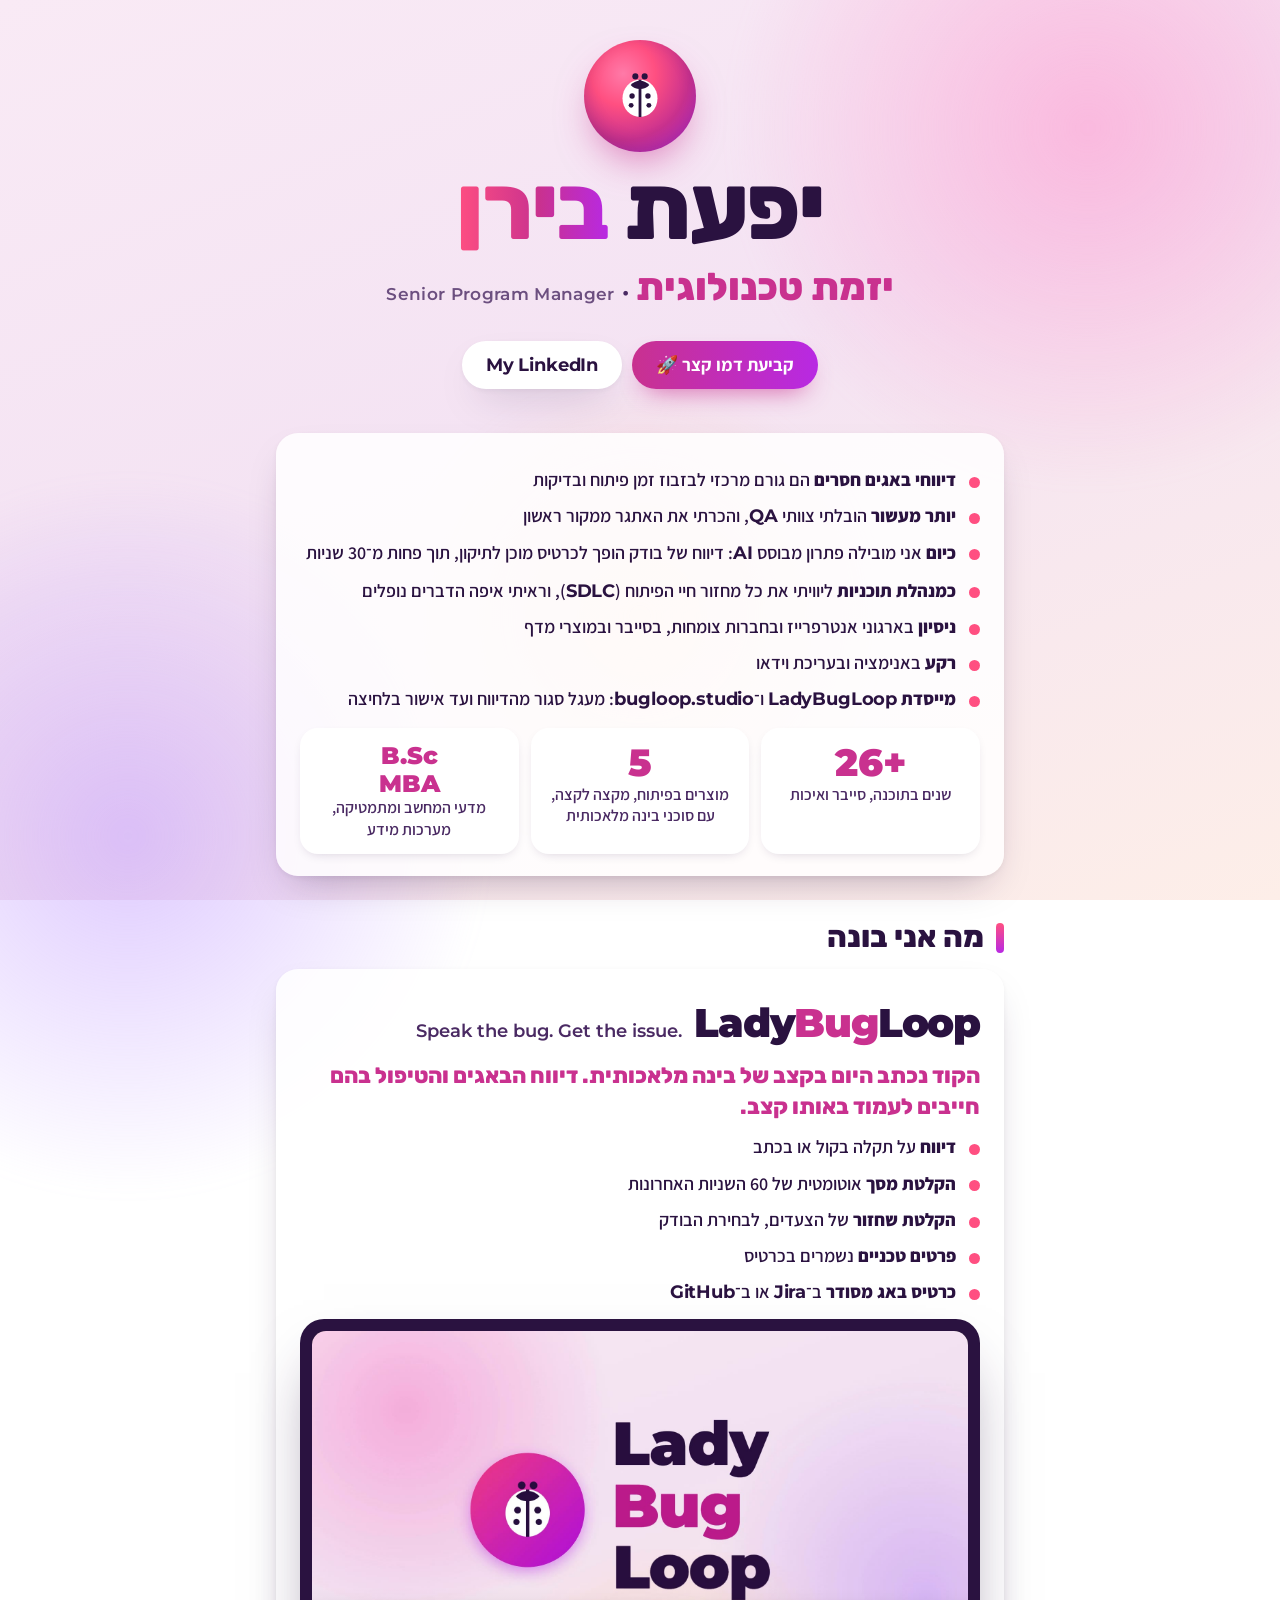
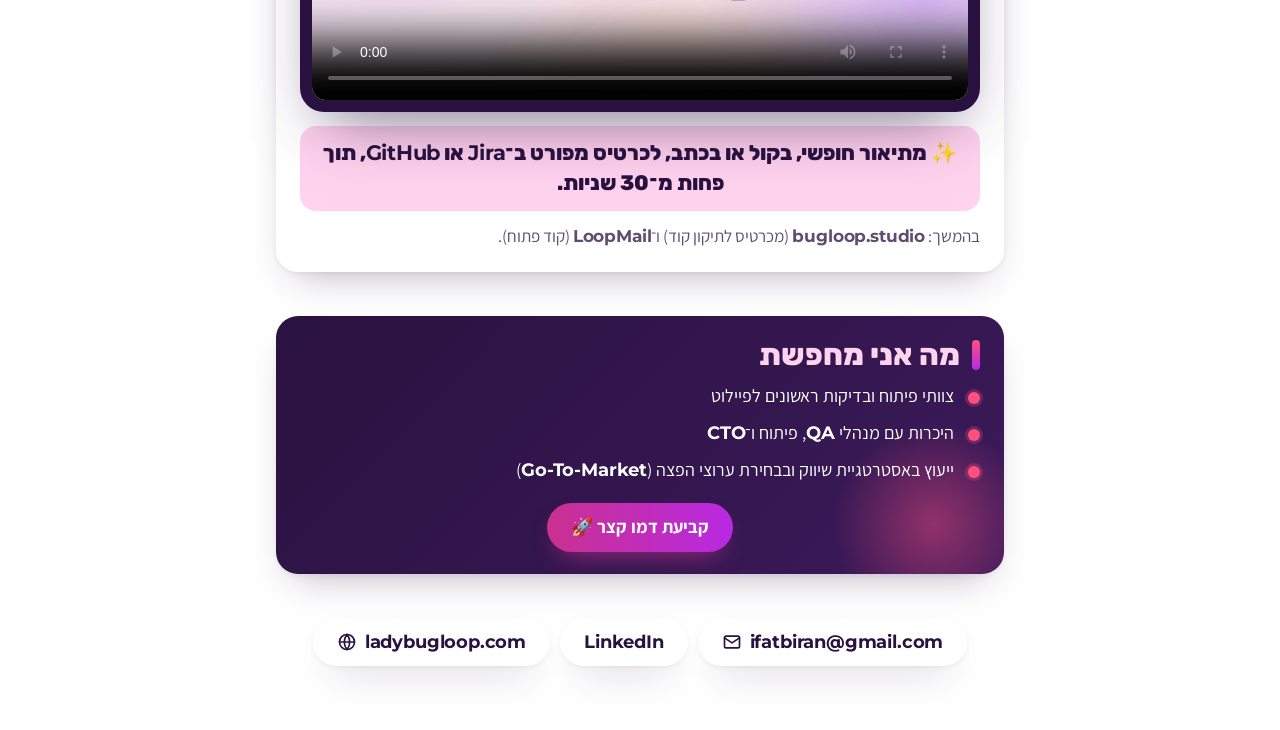
<file: me/index.html>
<!doctype html>
<html lang="he" dir="rtl">
<head>
<meta charset="utf-8">
<meta name="viewport" content="width=device-width, initial-scale=1">
<title>יפעת בירן | יזמת טכנולוגית ומייסדת LadyBugLoop</title>
<meta name="title" content="יפעת בירן | יזמת טכנולוגית ומייסדת LadyBugLoop">
<meta name="description" content="26 שנים בתוכנה, מעל 10 מהן בהובלת צוותי QA, והיום בונה עם סוכני AI את LadyBugLoop: הופכת דיווח באג מטופס ארוך לכמה משפטים, בקול או בכתב – ומקבלים כרטיס מסודר ב-Jira או GitHub.">
<meta property="og:type" content="website">
<meta property="og:url" content="https://ifatbiran.github.io/ladybugloop-intro/me/">
<meta property="og:title" content="יפעת בירן | יזמת ומייסדת LadyBugLoop">
<meta property="og:description" content="מדווחים על תקלה בקול או בכתב ומקבלים כרטיס באג מסודר. מחפשת צוותי פיתוח ו-QA לפיילוט ראשוני.">
<meta property="og:image" content="https://ifatbiran.github.io/ladybugloop-intro/poster.jpg">
<meta property="twitter:card" content="summary_large_image">
<link rel="preconnect" href="https://fonts.googleapis.com">
<link rel="preconnect" href="https://fonts.gstatic.com" crossorigin>
<link href="https://fonts.googleapis.com/css2?family=Montserrat:wght@600;800;900&family=Rubik:wght@500;700;800&family=Assistant:wght@400;600;700&display=swap" rel="stylesheet">
<script>
/* scroll-reveal is opt-in: hidden state exists only when JS + IntersectionObserver + motion are all available */
(function(){
  var d=document.documentElement;
  if(!('IntersectionObserver' in window)||(window.matchMedia&&matchMedia('(prefers-reduced-motion: reduce)').matches))return;
  d.classList.add('sr-on');
  setTimeout(function(){if(!window.__srReady)d.classList.remove('sr-on');},3000);
})();
</script>
<style>
:root{
  --plum:#2a1240; --plum-2:#4a2a63; --muted:#5f4d70;
  --magenta:#c9318f; --pink:#ff4f81; --violet:#b829e3; --blush:#ffd3ee;
  --sun:#ffd24a;
  --card:#ffffffd9;
  --radius:22px;
  --shadow:0 18px 40px -18px rgba(42,18,64,.35), 0 2px 6px rgba(42,18,64,.06);
  --shadow-up:0 28px 50px -20px rgba(42,18,64,.45), 0 4px 10px rgba(42,18,64,.08);
  --ease:cubic-bezier(.34,1.36,.64,1);
  --ease-out:cubic-bezier(.22,.8,.3,1);
}
*{box-sizing:border-box;margin:0;padding:0}
html{scroll-behavior:smooth}
body{
  font-family:Assistant,Rubik,sans-serif; font-size:18px; line-height:1.6; color:var(--plum);
  background:linear-gradient(160deg,#f9eaf5 0%,#f4e3f3 45%,#fdeee8 100%) fixed;
  min-height:100vh; overflow-x:hidden;
}
.glow{position:fixed;width:60vmax;height:60vmax;border-radius:50%;pointer-events:none;z-index:0;filter:blur(10px)}
.g1{top:-20vmax;right:-15vmax;background:radial-gradient(circle,rgba(255,150,205,.55),rgba(255,150,205,0) 66%);animation:drift 18s ease-in-out infinite alternate}
.g2{bottom:-25vmax;left:-20vmax;background:radial-gradient(circle,rgba(190,150,255,.5),rgba(190,150,255,0) 66%);animation:drift 22s ease-in-out infinite alternate-reverse}
.g3{top:40vh;left:30vw;width:40vmax;height:40vmax;background:radial-gradient(circle,rgba(255,200,170,.45),rgba(255,200,170,0) 66%)}
@keyframes drift{to{transform:translate(4vmax,3vmax) scale(1.06)}}
main{position:relative;z-index:1;max-width:760px;margin:0 auto;padding:28px 16px 64px}
.en{font-family:Montserrat,sans-serif;direction:ltr;unicode-bidi:isolate;font-weight:800;letter-spacing:-.01em}
.nw{white-space:nowrap}
h1,h2{font-family:Rubik,sans-serif;line-height:1.15}
a:focus-visible,video:focus-visible{outline:3px solid var(--magenta);outline-offset:3px}

/* load reveal (hero): CSS only, always ends visible */
.rv{opacity:0;transform:translateY(18px);animation:up .7s var(--ease) forwards}
@keyframes up{to{opacity:1;transform:none}}
@keyframes bob{50%{transform:translateY(-6px) rotate(-3deg)}}
@keyframes ring{0%{transform:scale(.92);opacity:.55}100%{transform:scale(1.55);opacity:0}}

/* scroll reveal (below the fold): hidden only while html.sr-on, removed from the element after it shows */
.sr-on .sr{opacity:0;transform:translateY(26px);transition:opacity .7s var(--ease-out),transform .8s var(--ease-out);transition-delay:var(--d,0s)}
.sr-on .sr.in{opacity:1;transform:none}

@media (prefers-reduced-motion:reduce){
  .rv{animation:none;opacity:1;transform:none}
  .bob,.glow,.ring,.disc-wrap:before{animation:none!important}
  html{scroll-behavior:auto}
  *{transition-duration:.01ms!important}
}

/* hero = her */
.hero{display:flex;flex-direction:column;align-items:center;text-align:center;margin-bottom:34px;position:relative}
.disc-wrap{position:relative;display:grid;place-items:center}
.disc-wrap:before{content:"";position:absolute;inset:0;border-radius:50%;border:3px solid var(--pink);opacity:0;animation:ring 3.6s ease-out 1.2s infinite}
.disc{width:92px;height:92px;border-radius:50%;display:grid;place-items:center;position:relative;
  background:radial-gradient(circle at 35% 30%,#ff7aa8 0%,var(--pink) 30%,var(--magenta) 62%,var(--violet) 100%);
  box-shadow:0 18px 38px -12px rgba(201,49,143,.6), inset 0 -6px 16px rgba(42,18,64,.18);
  transition:box-shadow .35s var(--ease-out)}
.disc.bob{animation:bob 4.5s ease-in-out 1s infinite}
.disc svg{width:46px;height:46px;transition:transform .5s var(--ease)}
.disc-wrap:hover .disc{box-shadow:0 24px 50px -10px rgba(201,49,143,.8), inset 0 -6px 16px rgba(42,18,64,.18)}
.disc-wrap:hover .disc svg{transform:rotate(-14deg) scale(1.12)}
.kicker{display:inline-flex;gap:7px;align-items:center;background:var(--plum);color:#fff;border-radius:999px;padding:3px 14px;font-weight:700;font-size:16px;margin-top:16px}
.kicker i{width:8px;height:8px;border-radius:50%;background:var(--sun);display:inline-block}
.name{font-weight:800;font-size:clamp(46px,14.5vw,92px);line-height:1.05;letter-spacing:-.025em;margin:8px 0 6px;white-space:nowrap}
.name .lastname{background:linear-gradient(90deg,var(--pink),var(--magenta) 55%,var(--violet));-webkit-background-clip:text;background-clip:text;color:transparent}
.role{font-family:Montserrat,sans-serif;font-weight:700;font-size:clamp(17px,4.6vw,24px);color:var(--plum-2);line-height:1.3}
.role .he{font-family:Rubik,sans-serif;color:var(--magenta);font-weight:800;font-size:1.6em}
.role .pm{font-size:.72em;font-weight:600;opacity:.8;letter-spacing:.02em}
.cta{display:flex;flex-wrap:wrap;justify-content:center;gap:10px;margin-top:22px}
.btn{display:inline-flex;align-items:center;gap:8px;min-height:48px;padding:10px 24px;border-radius:999px;font-weight:700;font-size:18px;text-decoration:none;cursor:pointer;
  transition:transform .3s var(--ease),box-shadow .3s var(--ease-out),background-position .5s var(--ease-out),color .2s}
.btn svg{width:18px;height:18px;flex:none}
.btn.main{color:#fff;background:linear-gradient(90deg,var(--pink),var(--magenta),var(--violet));background-size:200% 100%;background-position:100% 0;box-shadow:0 12px 26px -12px rgba(201,49,143,.8)}
.btn.alt{color:var(--plum);background:#fff;box-shadow:var(--shadow)}
.btn:active{transform:translateY(0) scale(.98)}
.ask .ask-cta{position:relative;z-index:1;margin-top:18px;display:flex;justify-content:center}
.why{font-family:Rubik,sans-serif;font-weight:800;font-size:clamp(18px,3.4vw,22px);color:var(--magenta);line-height:1.4;margin:6px 0 4px}
.aha{margin:14px auto 0;max-width:34em;text-align:center;font-family:Rubik,sans-serif;font-weight:800;font-size:clamp(18px,3.2vw,21px);color:var(--plum);background:var(--blush);border-radius:16px;padding:12px 16px;line-height:1.45}

.card{background:var(--card);border-radius:var(--radius);box-shadow:var(--shadow);padding:22px 24px;transition:transform .4s var(--ease),box-shadow .4s var(--ease-out)}
.lead{font-family:Rubik,sans-serif;font-weight:700;font-size:clamp(20px,3.4vw,24px);line-height:1.4}
.stats{display:grid;grid-template-columns:repeat(3,1fr);gap:12px;margin-top:16px}
.stat{background:#fff;border-radius:18px;padding:14px;text-align:center;box-shadow:0 4px 12px -6px rgba(42,18,64,.25);transition:transform .35s var(--ease),box-shadow .35s var(--ease-out)}
.stat .big{font-family:Montserrat,sans-serif;font-weight:900;font-size:38px;color:var(--magenta);line-height:1.1;direction:ltr;unicode-bidi:isolate;transition:transform .35s var(--ease)}
.stat .lab{font-size:16px;color:var(--plum-2);font-weight:600;line-height:1.35}

h2{font-size:clamp(24px,4vw,30px);font-weight:800;margin:44px 0 14px;display:flex;align-items:center;gap:12px}
h2:before{content:"";width:8px;height:1em;border-radius:6px;background:linear-gradient(180deg,var(--pink),var(--violet));flex:none}

.prod-line{display:flex;align-items:baseline;gap:12px;flex-wrap:wrap;margin-bottom:6px}
.brand{font-size:clamp(28px,7vw,40px);font-weight:900;letter-spacing:-.03em;color:var(--plum)}
.brand .bug{color:var(--magenta)}
.tag{font-family:Montserrat,sans-serif;font-weight:600;font-size:18px;color:var(--plum-2);direction:ltr;unicode-bidi:isolate}
.film{background:var(--plum);border-radius:24px;padding:12px;box-shadow:0 30px 60px -24px rgba(42,18,64,.6);margin-top:14px;scroll-margin-top:16px;position:relative;
  transition:transform .45s var(--ease),box-shadow .45s var(--ease-out)}
.film:after{content:"";position:absolute;inset:-3px;border-radius:27px;border:3px solid transparent;pointer-events:none;transition:border-color .35s}
.film video{width:100%;display:block;border-radius:14px;background:#000;aspect-ratio:16/9}
.more{margin-top:12px;font-size:17px;color:var(--muted)}

.facts{list-style:none;margin:12px 0 0;padding:0;display:grid;gap:10px;font-size:18px;font-weight:600;line-height:1.45}
.facts li{padding-inline-start:24px;position:relative}
.facts li:before{content:"";position:absolute;inset-inline-start:0;top:.55em;width:11px;height:11px;border-radius:50%;background:var(--pink)}
.facts .en{font-weight:700}
.facts b{font-weight:800;color:var(--plum)}
.ask{background:linear-gradient(135deg,var(--plum),#3b1a5a);color:#fff;border-radius:var(--radius);padding:22px 24px;box-shadow:var(--shadow);margin-top:44px;position:relative;overflow:hidden;
  transition:transform .4s var(--ease),box-shadow .4s var(--ease-out)}
.ask:after{content:"";position:absolute;inset:auto -40px -60px auto;width:220px;height:220px;border-radius:50%;background:radial-gradient(circle,rgba(255,79,129,.45),transparent 65%);pointer-events:none}
.ask h2{color:var(--blush);margin:0 0 10px}
.ask ul{list-style:none;display:grid;gap:8px;position:relative;z-index:1}
.ask li{padding-inline-start:26px;position:relative;transition:color .25s}
.ask li:before{content:"";position:absolute;inset-inline-start:0;top:.55em;width:12px;height:12px;border-radius:50%;background:var(--pink);box-shadow:0 0 0 3px rgba(255,79,129,.25);transition:transform .35s var(--ease),box-shadow .35s}

.contact{text-align:center;margin-top:44px}
.contact a svg{width:20px;height:20px;flex:none;margin-inline-end:8px}
.contact .links{display:flex;flex-wrap:wrap;justify-content:center;gap:10px}
.contact a{display:inline-flex;align-items:center;min-height:48px;color:var(--plum);font-weight:700;background:#fff;border-radius:999px;padding:10px 24px;box-shadow:var(--shadow);text-decoration:none;cursor:pointer;
  transition:transform .3s var(--ease),box-shadow .3s var(--ease-out),background .25s,color .25s}

/* hover only on devices that have it */
@media (hover:hover){
  .btn:hover{transform:translateY(-3px)}
  .btn.main:hover{background-position:0 0;box-shadow:0 18px 32px -10px rgba(201,49,143,.95)}
  .btn.alt:hover{box-shadow:var(--shadow-up);color:var(--magenta)}
  .card:hover{transform:translateY(-4px);box-shadow:var(--shadow-up)}
  .stat:hover{transform:translateY(-4px) scale(1.03);box-shadow:0 14px 24px -10px rgba(201,49,143,.4)}
  .stat:hover .big{transform:scale(1.08)}
  .film:hover{transform:translateY(-4px);box-shadow:0 40px 70px -24px rgba(201,49,143,.55)}
  .film:hover:after{border-color:var(--pink)}
  .ask:hover{transform:translateY(-4px);box-shadow:var(--shadow-up)}
  .ask li:hover:before{transform:scale(1.3);box-shadow:0 0 0 6px rgba(255,79,129,.28)}
  .ask li:hover{color:var(--blush)}
  .contact a:hover{transform:translateY(-3px);box-shadow:var(--shadow-up);background:var(--plum);color:#fff}
}

@media (max-width:600px){
  main{padding-top:22px}
  .role{display:flex;flex-direction:column;align-items:center;gap:2px}
  .role .dot{display:none}
  .stats{grid-template-columns:1fr;gap:8px}
  .stat{display:flex;align-items:center;gap:14px;text-align:start;padding:10px 14px}
  .stat .big{min-width:84px;text-align:center;font-size:34px}
  .card,.ask{padding:18px}
}
@media (max-height:700px) and (max-width:600px){
  main{padding-top:14px}
  .hero{margin-bottom:26px}
  .disc{width:76px;height:76px}.disc svg{width:38px;height:38px}
  .kicker{margin-top:12px}
  .cta{margin-top:16px;gap:8px}
}
@media (min-width:761px){
  main{padding-top:40px}
  .disc{width:112px;height:112px}.disc svg{width:56px;height:56px}
  .hero{margin-bottom:44px}
  .cta{margin-top:28px}
}
</style>
</head>
<body>
<div class="glow g1"></div><div class="glow g2"></div><div class="glow g3"></div>
<main>

<header class="hero">
  <div class="rv" style="animation-delay:.05s">
    <div class="disc-wrap">
      <div class="disc bob" aria-hidden="true">
        <svg xmlns="http://www.w3.org/2000/svg" viewBox="0 0 24 24" fill="none">
          <ellipse cx="12" cy="13" rx="7.5" ry="8" fill="#ffffff"/>
          <path d="M12 5.5c-1.6 0-3 .7-4 1.8.9 1.1 2.4 1.7 4 1.7s3.1-.6 4-1.7c-1-1.1-2.4-1.8-4-1.8z" fill="#2a1240"/>
          <path d="M12 5v16" stroke="#2a1240" stroke-width="1.2"/>
          <circle cx="8.6" cy="12" r="1.15" fill="#2a1240"/>
          <circle cx="15.4" cy="12" r="1.15" fill="#2a1240"/>
          <circle cx="8.2" cy="16" r="1.05" fill="#2a1240"/>
          <circle cx="15.8" cy="16" r="1.05" fill="#2a1240"/>
          <circle cx="10" cy="3.6" r="1.3" fill="#2a1240"/>
          <circle cx="14" cy="3.6" r="1.3" fill="#2a1240"/>
        </svg>
      </div>
    </div>
  </div>
  <h1 class="name rv" style="animation-delay:.18s">יפעת <span class="lastname">בירן</span></h1>
  <p class="role rv" style="animation-delay:.26s"><span class="he nw">יזמת טכנולוגית</span><span class="dot"> · </span><span class="en nw pm">Senior Program Manager</span></p>
  <div class="cta rv" style="animation-delay:.36s">
    <a class="btn main" href="mailto:ifatbiran@gmail.com?subject=LadyBugLoop%20demo">קביעת דמו קצר 🚀</a>
    <a dir="ltr" class="btn alt" href="https://www.linkedin.com/in/ifat-biran-5b65063/" target="_blank" rel="noopener"><span class="en" style="font-weight:700">My LinkedIn</span></a>
  </div>
</header>

<section class="card sr">
  <ul class="facts">
    <li><b>דיווחי באגים חסרים</b> הם גורם מרכזי לבזבוז זמן פיתוח ובדיקות</li>
    <li><b>יותר מעשור</b> הובלתי צוותי <span class="en" style="font-weight:700">QA</span>, והכרתי את האתגר ממקור ראשון</li>
    <li><b>כיום</b> אני מובילה פתרון מבוסס <span class="en" style="font-weight:700">AI</span>: דיווח של בודק הופך לכרטיס מוכן לתיקון, תוך פחות מ־30 שניות</li>
  </ul>
  <ul class="facts">
    <li><b>כמנהלת תוכניות</b> ליוויתי את כל מחזור חיי הפיתוח (<span class="en">SDLC</span>), וראיתי איפה הדברים נופלים</li>
    <li><b>ניסיון</b> בארגוני אנטרפרייז ובחברות צומחות, בסייבר ובמוצרי מדף</li>
    <li><b>רקע</b> באנימציה ובעריכת וידאו</li>
    <li><b>מייסדת</b> <span class="en nw">LadyBugLoop</span> ו־<span class="en nw">bugloop.studio</span>: מעגל סגור מהדיווח ועד אישור בלחיצה</li>
  </ul>
  <div class="stats">
    <div class="stat sr" style="--d:.08s"><div class="big">26+</div><div class="lab">שנים בתוכנה, סייבר ואיכות</div></div>
    <div class="stat sr" style="--d:.16s"><div class="big">5</div><div class="lab">מוצרים בפיתוח, מקצה לקצה, עם סוכני בינה מלאכותית</div></div>
    <div class="stat sr" style="--d:.24s"><div class="big en" style="font-size:24px;line-height:1.15">B.Sc<br>MBA</div><div class="lab">מדעי המחשב ומתמטיקה, מערכות מידע</div></div>
  </div>
</section>

<h2 class="sr">מה אני בונה</h2>
<section class="card sr">
  <div class="prod-line"><span class="brand en">Lady<span class="bug">Bug</span>Loop</span><span class="tag">Speak the bug. Get the issue.</span></div>
  <p class="why">הקוד נכתב היום בקצב של בינה מלאכותית. דיווח הבאגים והטיפול בהם חייבים לעמוד באותו קצב.</p>
  <ul class="facts">
    <li><b>דיווח</b> על תקלה בקול או בכתב</li>
    <li><b>הקלטת מסך</b> אוטומטית של 60 השניות האחרונות</li>
    <li><b>הקלטת שחזור</b> של הצעדים, לבחירת הבודק</li>
    <li><b>פרטים טכניים</b> נשמרים בכרטיס</li>
    <li><b>כרטיס באג מסודר</b> ב־<span class="en" style="font-weight:700">Jira</span> או ב־<span class="en" style="font-weight:700">GitHub</span></li>
  </ul>
  <div class="film" id="film">
    <video controls preload="metadata" playsinline poster="../poster-start.jpg">
      <source src="../film.mp4" type="video/mp4">
    </video>
  </div>
  <p class="aha">✨ מתיאור חופשי, בקול או בכתב, לכרטיס מפורט ב־<span class="en" style="font-weight:700">Jira</span> או <span class="en" style="font-weight:700">GitHub</span>, תוך פחות מ־30 שניות.</p>
  <p class="more">בהמשך: <span class="en" style="font-weight:700">bugloop.studio</span> (מכרטיס לתיקון קוד) ו־<span class="en" style="font-weight:700">LoopMail</span> (קוד פתוח).</p>
</section>

<section class="ask sr">
  <h2>מה אני מחפשת</h2>
  <ul>
    <li class="sr" style="--d:.1s">צוותי פיתוח ובדיקות ראשונים לפיילוט</li>
    <li class="sr" style="--d:.2s">היכרות עם מנהלי <span class="en" style="font-weight:700">QA</span>, פיתוח ו־<span class="en" style="font-weight:700">CTO</span></li>
    <li class="sr" style="--d:.3s">ייעוץ באסטרטגיית שיווק ובבחירת ערוצי הפצה (<span class="en nw" style="font-weight:700">Go-To-Market</span>)</li>
  </ul>
  <div class="ask-cta"><a class="btn main" href="mailto:ifatbiran@gmail.com?subject=LadyBugLoop%20demo">קביעת דמו קצר 🚀</a></div>
</section>

<footer class="contact sr">
  <div class="links">
    <a dir="ltr" href="mailto:ifatbiran@gmail.com"><svg viewBox="0 0 24 24" aria-hidden="true" fill="none" stroke="currentColor" stroke-width="2" stroke-linecap="round" stroke-linejoin="round"><rect x="3" y="5" width="18" height="14" rx="2"/><path d="m3 7 9 6 9-6"/></svg><span class="en" style="font-weight:700">ifatbiran@gmail.com</span></a>
    <a dir="ltr" href="https://www.linkedin.com/in/ifat-biran-5b65063/" target="_blank" rel="noopener"><span class="en" style="font-weight:700">LinkedIn</span></a>
    <a dir="ltr" href="https://ladybugloop.com/" target="_blank" rel="noopener"><svg viewBox="0 0 24 24" aria-hidden="true" fill="none" stroke="currentColor" stroke-width="2" stroke-linecap="round"><circle cx="12" cy="12" r="9"/><path d="M3 12h18M12 3a14 14 0 0 1 0 18M12 3a14 14 0 0 0 0 18"/></svg><span class="en" style="font-weight:700">ladybugloop.com</span></a>
  </div>
</footer>
</main>
<script>
(function(){
  var els=[].slice.call(document.querySelectorAll('.sr'));
  if(!document.documentElement.classList.contains('sr-on')||!('IntersectionObserver' in window)){return;}
  window.__srReady=1;
  function show(el){
    el.classList.add('in');
    /* after the transition ends, drop the reveal classes so hover transforms are not shadowed */
    setTimeout(function(){el.classList.remove('sr','in');},1500);
  }
  var io=new IntersectionObserver(function(es){
    es.forEach(function(e){
      if(e.isIntersecting||e.boundingClientRect.top<0){io.unobserve(e.target);show(e.target);}
    });
  },{rootMargin:'0px 0px -6% 0px',threshold:0.05});
  els.forEach(function(el){io.observe(el);});
  /* failsafe: nothing may stay hidden, even if it never intersects */
  setTimeout(function(){els.forEach(function(el){if(el.classList.contains('sr')&&!el.classList.contains('in')){io.unobserve(el);show(el);}});},6000);
})();
</script>
</body>
</html>
</file>
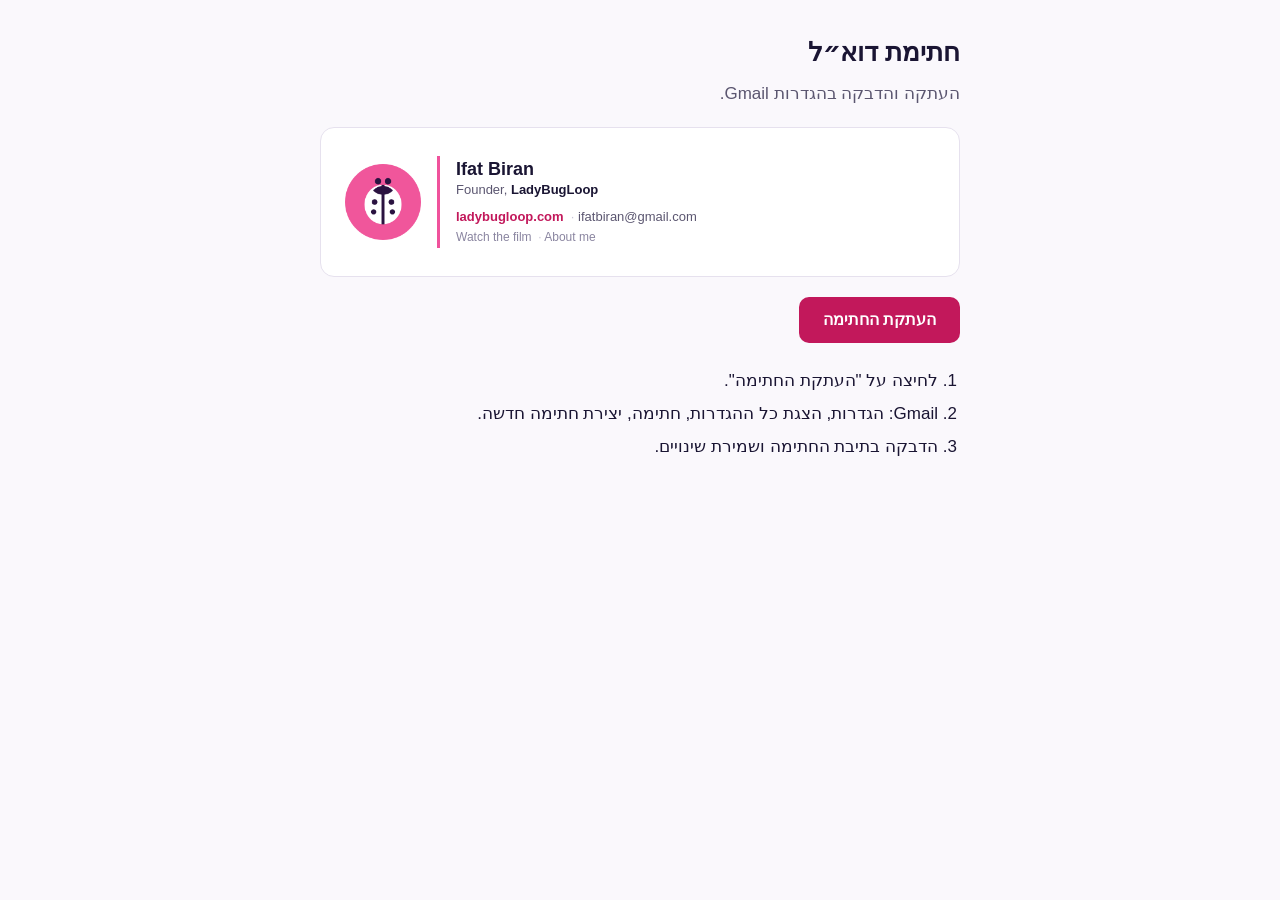
<file: signature/index.html>
<!doctype html>
<html lang="he" dir="rtl">
<head>
<meta charset="utf-8">
<meta name="viewport" content="width=device-width,initial-scale=1">
<meta name="color-scheme" content="light">
<title>חתימת דוא״ל</title>
<style>
:root{color-scheme:light}
body{margin:0;background:#faf8fc;color:#1a1533;font-family:Heebo,Arial,sans-serif;font-size:17px;line-height:1.6}
main{max-width:640px;margin:0 auto;padding:32px 20px}
h1{font-size:26px;margin:0 0 6px}
p{margin:0 0 20px;color:#5b5670}
.card{background:#fff;border:1px solid #e6e1ee;border-radius:14px;padding:28px 24px;overflow-x:auto;direction:ltr}
.btn{margin-top:20px;min-height:46px;padding:0 24px;border:0;border-radius:10px;background:#c2185b;color:#fff;font:700 16px Heebo,Arial,sans-serif;cursor:pointer}
.btn:focus-visible{outline:3px solid #1a1533;outline-offset:2px}
ol{padding-inline-start:22px;margin:24px 0 0}
li{margin-bottom:6px}
#st{margin-inline-start:12px;color:#17663a;font-weight:600}
</style>
</head>
<body>
<main>
<h1>חתימת דוא״ל</h1>
<p>העתקה והדבקה בהגדרות Gmail.</p>
<div class="card" id="sig">
<div dir="ltr" style="direction:ltr;text-align:left;"><table dir="ltr" cellpadding="0" cellspacing="0" border="0" style="border-collapse:collapse;text-align:left;font-family:Arial,Helvetica,sans-serif;direction:ltr;">
<tr>
<td dir="ltr" align="left" valign="middle" style="direction:ltr;text-align:left;padding:0 16px 0 0;">
<a href="https://ladybugloop.com" style="text-decoration:none;"><img src="https://ifatbiran.github.io/ladybugloop-intro/signature/ladybugloop-icon.png" width="76" height="76" alt="LadyBugLoop" style="display:block;border:0;width:76px;height:76px;"></a>
</td>
<td dir="ltr" align="left" valign="middle" style="direction:ltr;text-align:left;padding:2px 0 2px 16px;border-left:3px solid #f0529c;">
<div dir="ltr" style="direction:ltr;text-align:left;font-size:18px;line-height:22px;font-weight:bold;color:#1a1533;">Ifat Biran</div>
<div dir="ltr" style="direction:ltr;text-align:left;font-size:13px;line-height:20px;color:#5b5670;">Founder, <b style="color:#1a1533;">LadyBugLoop</b></div>
<div dir="ltr" style="direction:ltr;text-align:left;font-size:13px;line-height:22px;padding-top:6px;"><a href="https://ladybugloop.com" style="white-space:nowrap;color:#c2185b;text-decoration:none;font-weight:bold;">ladybugloop.com</a> <span style="color:#c9c5d6;">&nbsp;&middot;&nbsp;</span><a href="mailto:ifatbiran@gmail.com" style="white-space:nowrap;color:#5b5670;text-decoration:none;">ifatbiran@gmail.com</a></div>
<div dir="ltr" style="direction:ltr;text-align:left;font-size:12px;line-height:18px;"><a href="https://ifatbiran.github.io/ladybugloop-intro/film.mp4" style="white-space:nowrap;color:#8a85a0;text-decoration:none;">Watch the film</a> <span style="color:#c9c5d6;">&nbsp;&middot;&nbsp;</span><a href="https://ifatbiran.github.io/ladybugloop-intro/me/" style="white-space:nowrap;color:#8a85a0;text-decoration:none;">About me</a></div>
</td>
</tr>
</table></div>
</div>
<button class="btn" id="copy" type="button">העתקת החתימה</button><span id="st" role="status"></span>
<ol>
<li>לחיצה על "העתקת החתימה".</li>
<li>Gmail: הגדרות, הצגת כל ההגדרות, חתימה, יצירת חתימה חדשה.</li>
<li>הדבקה בתיבת החתימה ושמירת שינויים.</li>
</ol>
</main>
<script>
document.getElementById('copy').addEventListener('click',function(){
  var el=document.getElementById('sig'),st=document.getElementById('st');
  try{var r=document.createRange();r.selectNodeContents(el);var s=getSelection();s.removeAllRanges();s.addRange(r);
  st.textContent=document.execCommand('copy')?'הועתק.':'ההעתקה נכשלה. יש לסמן ידנית.';}catch(e){st.textContent='ההעתקה נכשלה. יש לסמן ידנית.';}
});
</script>
</body>
</html>
</file>
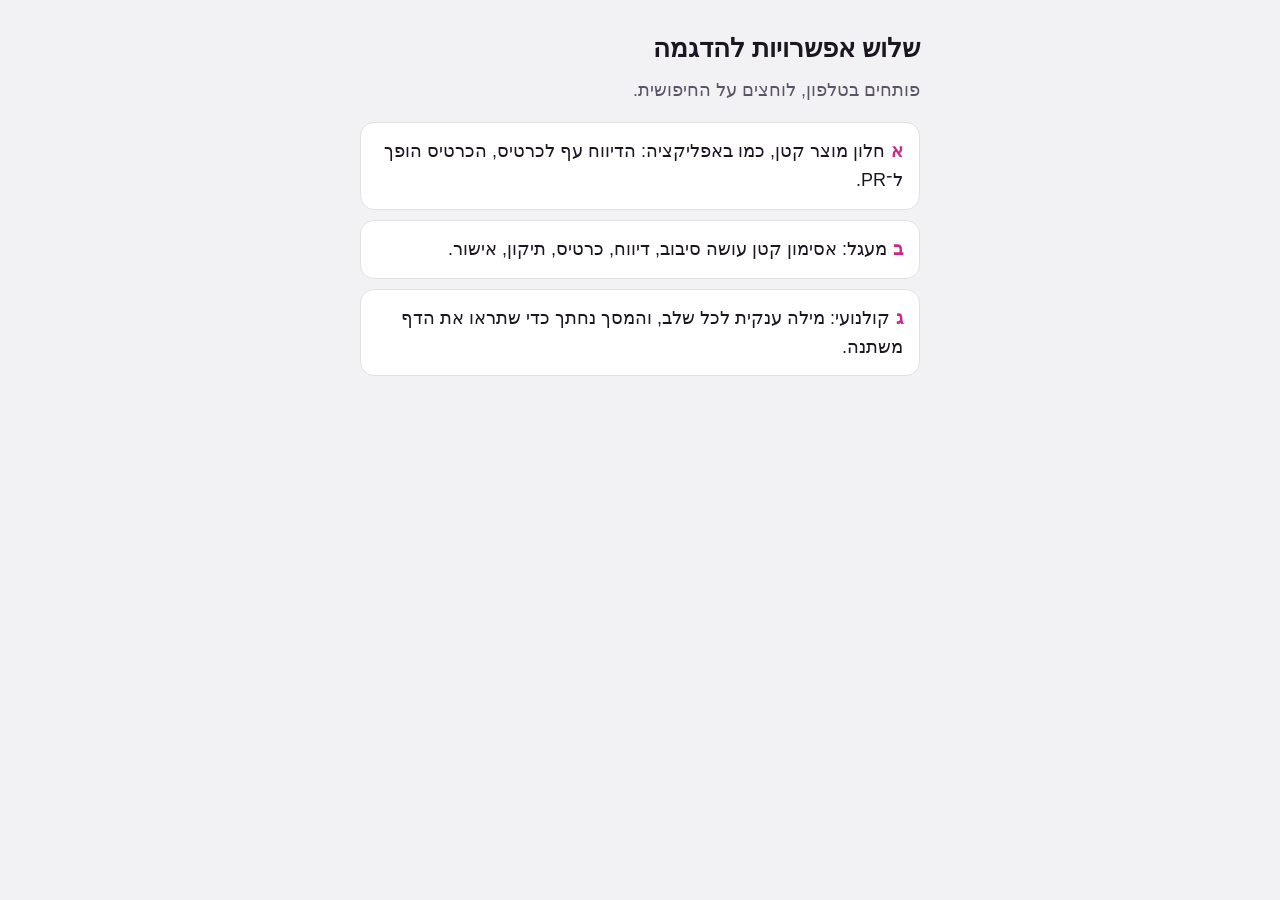
<file: landing/demo-lab/index.html>
<!doctype html>
<html lang="he" dir="rtl">
<head>
<meta charset="utf-8">
<meta name="robots" content="noindex">
<meta name="viewport" content="width=device-width, initial-scale=1">
<meta name="color-scheme" content="light dark">
<title>demo-lab | LadyBugLoop</title>
<style>
:root{color-scheme:only light;--paper:#f2f2f4;--card:#fff;--hair:#e1e1e6;--ink:#1c1622;--ink-2:#5b5466;--accent:#c92a86}
@media (prefers-color-scheme:dark){:root{color-scheme:dark;--paper:#16131c;--card:#221d2b;--hair:#342d40;--ink:#f3eef7;--ink-2:#b9b0c6;--accent:#f0569b}}
*{box-sizing:border-box;margin:0;padding:0}
body{font-family:Heebo,sans-serif;font-size:18px;line-height:1.6;background:var(--paper);color:var(--ink);padding:28px 16px}
main{max-width:560px;margin:0 auto}
h1{font-weight:900;font-size:26px;margin-bottom:6px}
p.s{color:var(--ink-2);margin-bottom:18px}
ul{list-style:none;display:grid;gap:10px}
a{display:block;background:var(--card);border:1.5px solid var(--hair);border-radius:14px;padding:14px 16px;color:inherit;text-decoration:none;min-height:48px}
a b{color:var(--accent);font-weight:900;margin-inline-end:6px}
a:focus-visible{outline:3px solid var(--accent);outline-offset:2px}
</style>
</head>
<body>
<main>
  <h1>שלוש אפשרויות להדגמה</h1>
  <p class="s">פותחים בטלפון, לוחצים על החיפושית.</p>
  <ul>
    <li><a href="a/"><b>א</b>חלון מוצר קטן, כמו באפליקציה: הדיווח עף לכרטיס, הכרטיס הופך ל־PR.</a></li>
    <li><a href="b/"><b>ב</b>מעגל: אסימון קטן עושה סיבוב, דיווח, כרטיס, תיקון, אישור.</a></li>
    <li><a href="c/"><b>ג</b>קולנועי: מילה ענקית לכל שלב, והמסך נחתך כדי שתראו את הדף משתנה.</a></li>
  </ul>
</main>
</body>
</html>
</file>
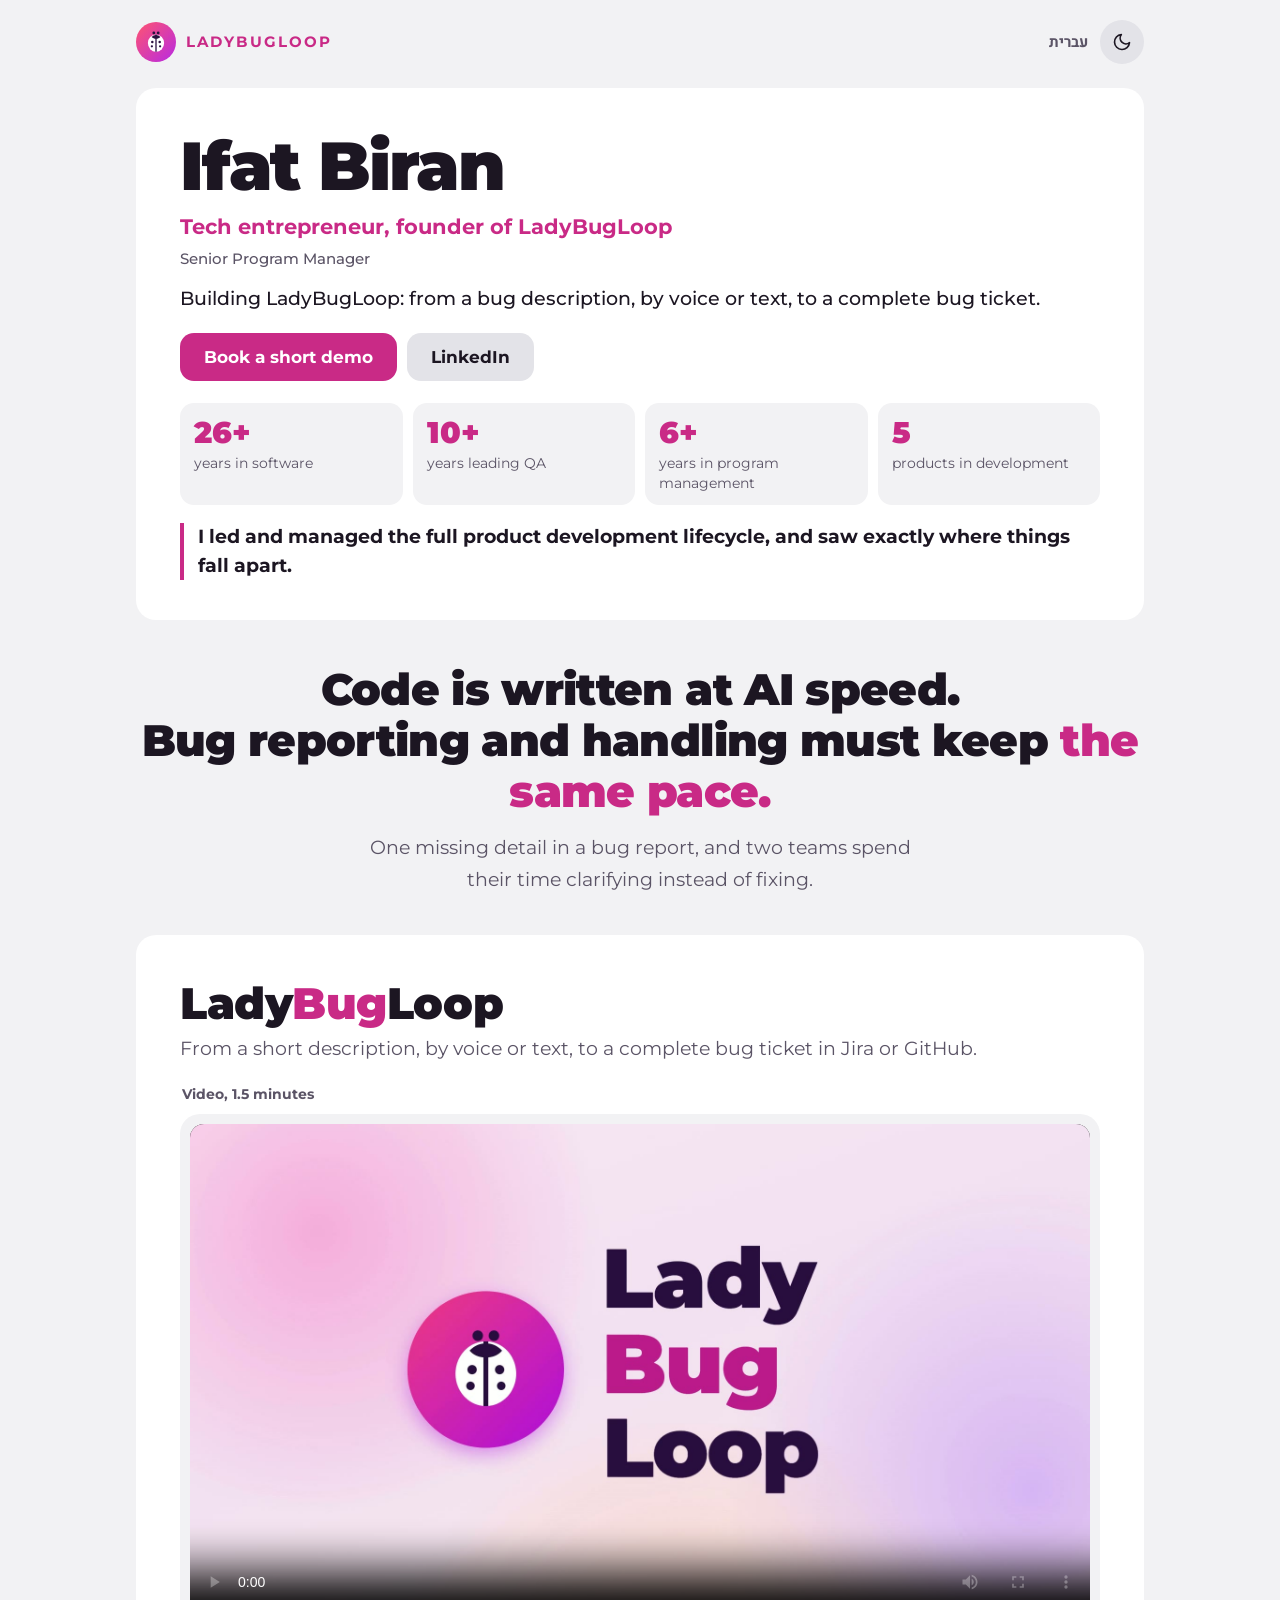
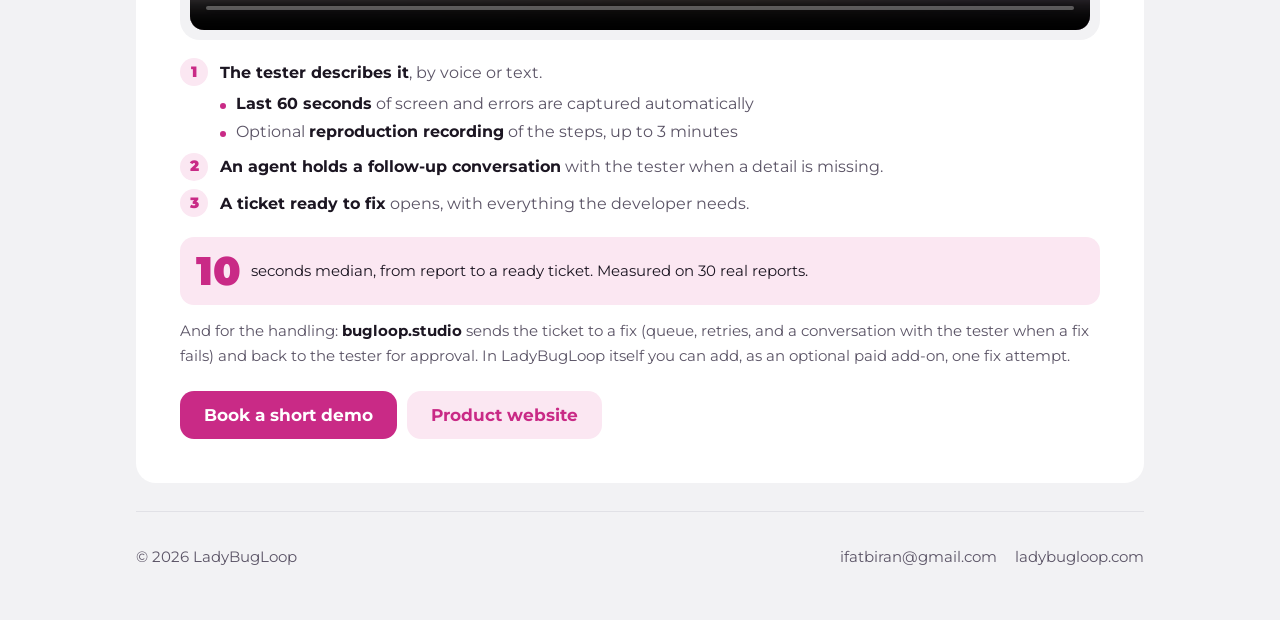
<file: landing/en/index.html>
<!doctype html>
<html lang="en" dir="ltr">
<head>
<meta charset="utf-8">
<meta name="viewport" content="width=device-width, initial-scale=1">
<meta name="color-scheme" content="light dark">
<title>LadyBugLoop | Ifat Biran</title>
<meta name="description" content="Code is written at AI speed. Bug reporting and handling must keep the same pace. LadyBugLoop turns a bug description, by voice or text, into a complete Jira or GitHub ticket in under 30 seconds.">
<meta property="og:title" content="LadyBugLoop | Ifat Biran">
<meta property="og:description" content="From a bug description, by voice or text, to a complete ticket in under 30 seconds.">
<meta property="og:url" content="https://ifatbiran.github.io/ladybugloop-intro/landing/en/">
<meta property="og:image" content="https://ifatbiran.github.io/ladybugloop-intro/poster.jpg">
<meta name="twitter:card" content="summary_large_image">
<link rel="preconnect" href="https://fonts.googleapis.com">
<link rel="preconnect" href="https://fonts.gstatic.com" crossorigin>
<link href="https://fonts.googleapis.com/css2?family=Heebo:wght@400;500;700;800;900&family=Montserrat:wght@400;500;600;700;800;900&display=swap" rel="stylesheet">
<script>
/* saved light/dark choice, applied before paint; falls back to the system setting */
(function(){try{var t=localStorage.getItem('lbl-theme');if(t==='light'||t==='dark')document.documentElement.setAttribute('data-theme',t);}catch(e){}})();
</script>
<style>
/* LadyBugLoop design system (bugloop docs/DESIGN-SYSTEM.md): grey paper, flat white cards,
   ONE accent = logo pink, the logo disc is the only gradient, no glow, no emoji. */
:root{
  color-scheme:only light;
  --paper:#f2f2f4; --card:#ffffff; --hair:#e1e1e6; --xbg:#e3e3e8;
  --ink:#1c1622; --ink-2:#5b5466;
  --accent:#c92a86; --accent-ink:#ffffff; --accent-soft:#fbe7f2; --accent-hover:#a91f6f;
  --band:#1c1622; --band-ink:#f3eef7; --band-ink-2:#c9c0d4;
  --grad:linear-gradient(135deg,#ff5470 0%,#b829e3 100%);
  --radius:14px; --radius-lg:20px; --track:.14em;
  --ease:cubic-bezier(.22,.8,.3,1);
}
@media (prefers-color-scheme:dark){
  :root:not([data-theme="light"]){
    color-scheme:dark;
    --paper:#16131c; --card:#221d2b; --hair:#342d40; --xbg:#2e2838;
    --ink:#f3eef7; --ink-2:#b9b0c6;
    --accent:#f0569b; --accent-ink:#140e21; --accent-soft:#3a2033; --accent-hover:#ff74b0;
    --band:#2a2335; --band-ink:#f3eef7; --band-ink-2:#c9c0d4;
  }
}
:root[data-theme="dark"]{
  color-scheme:dark;
  --paper:#16131c; --card:#221d2b; --hair:#342d40; --xbg:#2e2838;
  --ink:#f3eef7; --ink-2:#b9b0c6;
  --accent:#f0569b; --accent-ink:#140e21; --accent-soft:#3a2033; --accent-hover:#ff74b0;
  --band:#2a2335; --band-ink:#f3eef7; --band-ink-2:#c9c0d4;
}
*{box-sizing:border-box;margin:0;padding:0}
html{scroll-behavior:smooth}
body{font-family:Montserrat,Heebo,sans-serif;font-size:17px;line-height:1.65;color:var(--ink);background:var(--paper);overflow-x:hidden;-webkit-font-smoothing:antialiased}
.wrap{max-width:1040px;margin:0 auto;padding:0 16px}
.en{direction:ltr;unicode-bidi:isolate}
a{color:inherit}
a:focus-visible{outline:3px solid var(--accent);outline-offset:3px;border-radius:6px}

/* lockup: always physically left */
.top{display:flex;direction:ltr;align-items:center;padding:20px 0}
.lockup{display:flex;align-items:center;gap:10px;text-decoration:none;min-height:44px}
.disc{width:40px;height:40px;border-radius:50%;background:var(--grad);display:grid;place-items:center;flex:none}
.disc svg{width:26px;height:26px}
/* logo hover (from /me/): a halo ring pulses out of the disc, the beetle spins a full turn (like the film opening) */
.disc{position:relative;transition:box-shadow .35s var(--ease)}
.disc:before{content:"";position:absolute;inset:0;border-radius:50%;border:2px solid var(--accent);opacity:0;pointer-events:none}
.disc svg{transition:transform .5s var(--ease)}
@keyframes lbl-ring{0%{transform:scale(.95);opacity:.6}100%{transform:scale(1.75);opacity:0}}
@keyframes lbl-wiggle{0%{transform:rotate(0) scale(1)}55%{transform:rotate(380deg) scale(1.18)}75%{transform:rotate(350deg) scale(1.12)}100%{transform:rotate(360deg) scale(1.12)}}
.lockup:focus-visible .disc,.lockup:active .disc{box-shadow:0 8px 22px -6px rgba(201,42,134,.75)}
.lockup:focus-visible .disc:before,.lockup:active .disc:before{animation:lbl-ring 1.4s ease-out infinite}
.lockup:focus-visible .disc svg,.lockup:active .disc svg{animation:lbl-wiggle 1.1s var(--ease) both}
@media (hover:hover){
  .lockup:hover .disc{box-shadow:0 8px 22px -6px rgba(201,42,134,.75)}
  .lockup:hover .disc:before{animation:lbl-ring 1.4s ease-out infinite}
  .lockup:hover .disc svg{animation:lbl-wiggle 1.1s var(--ease) both}
}
@media (prefers-reduced-motion:reduce){.lockup .disc:before,.lockup .disc svg{animation:none!important}}
.word{font-family:Montserrat,Heebo,sans-serif;font-weight:700;font-size:15px;letter-spacing:var(--track);color:var(--accent)}

.lang{margin-left:auto;font-size:15px;font-weight:700;color:var(--ink-2);text-decoration:none;min-height:44px;display:inline-flex;align-items:center;padding:0 4px}
@media (hover:hover){.lang:hover{color:var(--accent)}}
.thm{width:44px;height:44px;border:0;border-radius:50%;background:var(--xbg);color:var(--ink);display:grid;place-items:center;cursor:pointer;margin-left:8px;flex:none}
.thm svg{width:20px;height:20px}
.thm .sun{display:none}
:root[data-theme="dark"] .thm .sun{display:block}
:root[data-theme="dark"] .thm .moon{display:none}
@media (prefers-color-scheme:dark){:root:not([data-theme="light"]) .thm .sun{display:block}:root:not([data-theme="light"]) .thm .moon{display:none}}
.thm:focus-visible{outline:3px solid var(--accent);outline-offset:2px}
/* hero: who + the line + the ask, one card */
.hero{background:var(--card);border-radius:var(--radius-lg);padding:30px 22px 26px;margin-top:4px}
.name{font-weight:900;font-size:clamp(40px,9vw,68px);line-height:1;letter-spacing:-.025em}
.role{margin-top:10px;font-weight:700;font-size:clamp(18px,2.6vw,21px);color:var(--accent)}
.role .sub{display:block;text-align:left;font-weight:500;font-size:15px;color:var(--ink-2);margin-top:2px}
.tiles{display:grid;grid-template-columns:repeat(2,1fr);gap:10px;margin:24px 0 28px}
.tile{background:var(--paper);border-radius:var(--radius);padding:14px 14px 12px}
.tile b{display:block;font-weight:900;font-size:30px;line-height:1.05;color:var(--accent);direction:ltr;unicode-bidi:isolate;text-align:left}
.tile>span{display:block;font-size:14px;line-height:1.4;color:var(--ink-2);margin-top:6px}
h1{font-weight:900;font-size:clamp(28px,5.4vw,46px);line-height:1.15;letter-spacing:-.015em;padding-top:24px;border-top:1px solid var(--hair)}
h1 .acc{color:var(--accent)}
.lead{font-size:clamp(17px,2.2vw,19px);color:var(--ink-2);margin-top:14px;max-width:720px}
.cta{display:flex;flex-wrap:wrap;gap:10px;margin-top:24px}
.btn{display:inline-flex;align-items:center;justify-content:center;gap:8px;min-height:48px;padding:10px 24px;border-radius:var(--radius);font-weight:700;font-size:17px;text-decoration:none;transition:background-color .2s var(--ease),transform .2s var(--ease)}
.btn svg{width:16px;height:16px;flex:none}
.btn.pri{background:var(--accent);color:var(--accent-ink)}
.btn.sec{background:var(--accent-soft);color:var(--accent)}
.btn.neu{background:var(--xbg);color:var(--ink)}
@media (hover:hover){.btn.pri:hover{background:var(--accent-hover)}.btn:hover{transform:translateY(-2px)}}
.btn:active{transform:scale(.98)}
@media (min-width:760px){.hero{padding:44px 44px 40px}.tiles{grid-template-columns:repeat(4,1fr)}}

/* film */
.film{margin-top:16px;background:var(--card);border-radius:var(--radius-lg);padding:10px;scroll-margin-top:16px}
.film video{display:block;width:100%;aspect-ratio:16/9;border-radius:var(--radius);background:#000}
.film-cap{font-size:15px;color:var(--ink-2);padding:10px 8px 4px}

/* sections */
section.blk{padding:40px 0 0}
.kicker{font-size:14px;font-weight:800;letter-spacing:.06em;color:var(--accent);margin-bottom:8px}
h2{font-weight:800;font-size:clamp(24px,4.2vw,34px);line-height:1.2;letter-spacing:-.01em}
.card{background:var(--card);border-radius:var(--radius-lg);padding:28px 22px}
@media (min-width:760px){.card{padding:38px 40px}}

/* inside view: her quote */
.quote{font-weight:800;font-size:clamp(21px,3.6vw,28px);line-height:1.35;padding-inline-start:18px;border-inline-start:4px solid var(--accent)}
.facts{display:grid;gap:0;margin-top:22px}
.fact{padding:14px 0;border-top:1px solid var(--hair)}
.fact h3{font-weight:800;font-size:17px}
.fact p{color:var(--ink-2);font-size:16px}
@media (min-width:760px){.facts{grid-template-columns:repeat(3,1fr);gap:0 32px}}

/* problem */
.problem{display:grid;gap:22px}
.problem p{color:var(--ink-2);margin-top:12px;max-width:560px}
.stat{display:flex;flex-direction:column;justify-content:center;gap:4px;background:var(--accent-soft);border-radius:var(--radius);padding:20px}
.stat .num{font-weight:900;font-size:clamp(60px,13vw,88px);line-height:1;color:var(--accent);direction:ltr;unicode-bidi:isolate;text-align:left}
.stat .lbl{font-weight:700}
.stat .src{font-size:14px;color:var(--ink-2)}
@media (min-width:760px){.problem{grid-template-columns:1.6fr 1fr;align-items:center}}

/* steps */
.steps{display:grid;gap:12px;margin-top:22px;counter-reset:s}
.step{position:relative;padding-top:66px}
.step::before{counter-increment:s;content:"0" counter(s);position:absolute;top:22px;right:22px;font-weight:900;font-size:34px;line-height:1;color:transparent;-webkit-text-stroke:1.5px var(--accent)}
.step h3{font-weight:800;font-size:20px;margin-bottom:6px}
.step p{color:var(--ink-2);font-size:16px}
@media (min-width:760px){.steps{grid-template-columns:repeat(3,1fr)}.step::before{right:40px;top:32px}.step{padding-top:82px}}
.loop{display:flex;flex-wrap:wrap;gap:6px 14px;align-items:center;margin-top:12px;padding:18px 22px;border-radius:var(--radius-lg);border:1.5px dashed var(--hair);color:var(--ink-2);font-size:16px}
.loop b{color:var(--ink)}
.tag{font-size:13px;font-weight:700;background:var(--xbg);color:var(--ink-2);padding:3px 10px;border-radius:999px}

/* ask band */
.ask{margin-top:40px;background:var(--band);color:var(--band-ink);border-radius:var(--radius-lg);padding:32px 22px}
.ask h2{color:var(--band-ink)}
.ask ul{list-style:none;margin:16px 0 24px;display:grid;gap:8px}
.ask li{color:var(--band-ink-2);padding-inline-start:22px;position:relative}
.ask li::before{content:"";position:absolute;inset-inline-start:2px;top:.62em;width:9px;height:9px;border-radius:50%;background:var(--accent)}
.ask .btn.ghost{background:transparent;color:var(--band-ink);box-shadow:inset 0 0 0 1.5px var(--band-ink-2)}
@media (min-width:760px){.ask{padding:44px 44px}}

footer{margin-top:28px;padding:24px 0 40px;border-top:1px solid var(--hair);display:flex;flex-wrap:wrap;gap:6px 22px;justify-content:space-between;align-items:center;color:var(--ink-2);font-size:15px}
footer nav{display:flex;flex-wrap:wrap;gap:0 18px}
footer a{text-decoration:none;min-height:44px;display:inline-flex;align-items:center}
@media (hover:hover){footer a:hover{color:var(--accent)}}

/* one load reveal, transform/opacity only */
.rv{opacity:0;transform:translateY(14px);animation:up .6s var(--ease) forwards}
@keyframes up{to{opacity:1;transform:none}}
@media (prefers-reduced-motion:reduce){.rv{animation:none;opacity:1;transform:none}.btn{transition:none}}

/* v3: half me, marketing lines, half product */
.me-q{margin-top:18px;font-weight:700;font-size:clamp(17px,2.3vw,19px);line-height:1.5;padding-inline-start:14px;border-inline-start:4px solid var(--accent)}
.me .cta{margin-top:18px}
.me .tiles{margin:22px 0 0}
.does{margin-top:12px;font-size:clamp(17px,2.2vw,19px);font-weight:500}
.vlen{font-size:14px;font-weight:700;color:var(--ink-2);margin:18px 2px 0}
.lines{padding:44px 4px 40px;text-align:center}
.lines .big{font-weight:900;font-size:clamp(27px,5.2vw,44px);line-height:1.15;letter-spacing:-.015em}
.lines .big .acc{color:var(--accent)}
.lines .pain{margin:16px auto 0;max-width:560px;font-size:clamp(17px,2.3vw,19px);color:var(--ink-2)}
.prod .pname{text-align:left;font-weight:900;font-size:clamp(30px,6vw,44px);letter-spacing:-.01em;line-height:1.1}
.prod .pname .bug{color:var(--accent)}
.prod .tag1{color:var(--ink-2);margin-top:6px;font-size:clamp(17px,2.2vw,19px)}
.prod .film{background:var(--paper);margin-top:18px}
.how{list-style:none;display:grid;gap:10px;margin-top:20px;counter-reset:h}
.how>li{display:flex;gap:12px;align-items:flex-start;font-size:16px;color:var(--ink-2)}
.how>li::before{counter-increment:h;content:counter(h);flex:none;width:28px;height:28px;border-radius:50%;background:var(--accent-soft);color:var(--accent);font-weight:900;font-size:15px;display:grid;place-items:center;margin-top:calc((1.65em - 28px) / 2)}
.how b{color:var(--ink)}
.how ul{list-style:none;display:grid;gap:4px;margin-top:6px;padding:0}
.how ul li{position:relative;padding-inline-start:16px;line-height:1.5}
.how ul li::before{content:"";position:absolute;inset-inline-start:0;top:.65em;width:6px;height:6px;border-radius:50%;background:var(--accent)}
.kpi{display:flex;align-items:center;gap:10px;margin-top:20px;padding:14px 16px;border-radius:var(--radius);background:var(--accent-soft)}
.kpi b{font-weight:900;font-size:40px;line-height:1;color:var(--accent);direction:ltr;unicode-bidi:isolate}
.kpi span{font-size:15px;color:var(--ink)}
.studio{margin-top:14px;font-size:15px;color:var(--ink-2)}
.studio b{color:var(--ink)}
.prod .cta{margin-top:22px}
.try{margin-top:16px;padding:14px 16px;border-radius:var(--radius);border:1.5px dashed var(--accent);font-size:16px}
.try a{color:var(--accent);font-weight:800;margin-inline-start:4px}
@media (min-width:760px){.prod{padding:44px}}
</style>
<link rel="alternate" hreflang="he" href="https://ifatbiran.github.io/ladybugloop-intro/landing/">
</head>
<body>
<div class="wrap">

<header class="top">
  <a class="lockup" href="https://ladybugloop.com/" target="_blank" rel="noopener" aria-label="LadyBugLoop">
    <span class="disc" aria-hidden="true">
      <svg xmlns="http://www.w3.org/2000/svg" viewBox="0 0 24 24" fill="none" aria-hidden="true">
        <ellipse cx="12" cy="13" rx="7.5" ry="8" fill="#ffffff"/>
        <path d="M12 5.5c-1.6 0-3 .7-4 1.8.9 1.1 2.4 1.7 4 1.7s3.1-.6 4-1.7c-1-1.1-2.4-1.8-4-1.8z" fill="#2a1240"/>
        <path d="M12 5v16" stroke="#2a1240" stroke-width="1.2"/>
        <circle cx="8.6" cy="12" r="1.15" fill="#2a1240"/>
        <circle cx="15.4" cy="12" r="1.15" fill="#2a1240"/>
        <circle cx="8.2" cy="16" r="1.05" fill="#2a1240"/>
        <circle cx="15.8" cy="16" r="1.05" fill="#2a1240"/>
        <circle cx="10" cy="3.6" r="1.3" fill="#2a1240"/>
        <circle cx="14" cy="3.6" r="1.3" fill="#2a1240"/>
      </svg>
    </span>
    <span class="word">LADYBUGLOOP</span>
  </a>
  <a class="lang" href="../" hreflang="he" lang="he">עברית</a>
  <button type="button" class="thm" aria-label="Light or dark mode"><svg class="moon" viewBox="0 0 24 24" fill="none" stroke="currentColor" stroke-width="2" stroke-linecap="round" stroke-linejoin="round" aria-hidden="true"><path d="M21 12.8A9 9 0 1 1 11.2 3a7 7 0 0 0 9.8 9.8z"/></svg><svg class="sun" viewBox="0 0 24 24" fill="none" stroke="currentColor" stroke-width="2" stroke-linecap="round" aria-hidden="true"><circle cx="12" cy="12" r="4.5"/><path d="M12 2v2M12 20v2M2 12h2M20 12h2M4.9 4.9l1.4 1.4M17.7 17.7l1.4 1.4M4.9 19.1l1.4-1.4M17.7 6.3l1.4-1.4"/></svg></button>
</header>

<main>
  <!-- half 1: me -->
  <section class="hero me">
    <div class="name rv">Ifat Biran</div>
    <div class="role rv" style="animation-delay:.06s">Tech entrepreneur, founder of LadyBugLoop<span class="sub">Senior Program Manager</span></div>
    <p class="does rv" style="animation-delay:.09s">Building LadyBugLoop: from a bug description, by voice or text, to a complete bug ticket.</p>
    <div class="cta rv" style="animation-delay:.24s">
      <a class="btn pri" href="mailto:ifatbiran@gmail.com?subject=LadyBugLoop%20demo">Book a short demo</a>
      <a class="btn neu" href="https://www.linkedin.com/in/ifat-biran-5b65063/" target="_blank" rel="noopener">LinkedIn</a>
    </div>
    <div class="tiles rv" style="animation-delay:.12s">
      <div class="tile"><b>26+</b><span>years in software</span></div>
      <div class="tile"><b>10+</b><span>years leading QA</span></div>
      <div class="tile"><b>6+</b><span>years in program management</span></div>
      <div class="tile"><b>5</b><span>products in development</span></div>
    </div>
    <p class="me-q rv" style="animation-delay:.18s">I led and managed the full product development lifecycle, and saw exactly where things fall apart.</p>
  </section>

  <!-- between: the marketing lines -->
  <section class="lines">
    <p class="big">Code is written at AI speed.<br>Bug reporting and handling must keep <span class="acc">the same pace.</span></p>
    <p class="pain">One missing detail in a bug report, and two teams spend their time clarifying instead of fixing.</p>
  </section>

  <!-- half 2: the product -->
  <section class="card prod">
    <div class="pname">Lady<span class="bug">Bug</span>Loop</div>
    <p class="tag1">From a short description, by voice or text, to a complete bug ticket in Jira or GitHub.</p>
    <p class="vlen">Video, 1.5 minutes</p>
    <div class="film" id="film" style="margin-top:8px">
      <video controls preload="metadata" playsinline poster="../../poster-start.jpg">
        <source src="../../film.mp4" type="video/mp4">
      </video>
    </div>
    <ol class="how">
      <li><span><b>The tester describes it</b>, by voice or text.
        <ul>
          <li><b>Last 60 seconds</b> of screen and errors are captured automatically</li>
          <li>Optional <b>reproduction recording</b> of the steps, up to&nbsp;3&nbsp;minutes</li>
        </ul></span></li>
      <li><span><b>An agent holds a follow-up conversation</b> with the tester when a detail is missing.</span></li>
      <li><span><b>A ticket ready to fix</b> opens, with everything the developer needs.</span></li>
    </ol>
    <div class="kpi"><b>10</b><span>seconds median, from report to a ready ticket. Measured on 30 real reports.</span></div>
    <p class="studio">And for the handling: <b>bugloop.studio</b> sends the ticket to a fix (queue, retries, and a conversation with the tester when a fix fails) and back to the tester for approval. In LadyBugLoop itself you can add, as an optional paid add-on, one fix attempt.</p>
    <div class="cta">
      <a class="btn pri" href="mailto:ifatbiran@gmail.com?subject=LadyBugLoop%20demo">Book a short demo</a>
      <a class="btn sec" href="https://ladybugloop.com/" target="_blank" rel="noopener">Product website</a>
    </div>
  </section>
</main>

<footer>
  <span>© 2026 LadyBugLoop</span>
  <nav>
    <a href="mailto:ifatbiran@gmail.com">ifatbiran@gmail.com</a>
    <a href="https://ladybugloop.com/" target="_blank" rel="noopener">ladybugloop.com</a>
  </nav>
</footer>

</div>
<script>
(function(){var b=document.querySelector('.thm');if(!b)return;var r=document.documentElement;
function cur(){var t=r.getAttribute('data-theme');if(t)return t;return (window.matchMedia&&matchMedia('(prefers-color-scheme: dark)').matches)?'dark':'light';}
b.setAttribute('aria-pressed',cur()==='dark'?'true':'false');
b.addEventListener('click',function(){var n=cur()==='dark'?'light':'dark';r.setAttribute('data-theme',n);b.setAttribute('aria-pressed',n==='dark'?'true':'false');try{localStorage.setItem('lbl-theme',n);}catch(e){}});})();
</script>
</body>
</html>
</file>
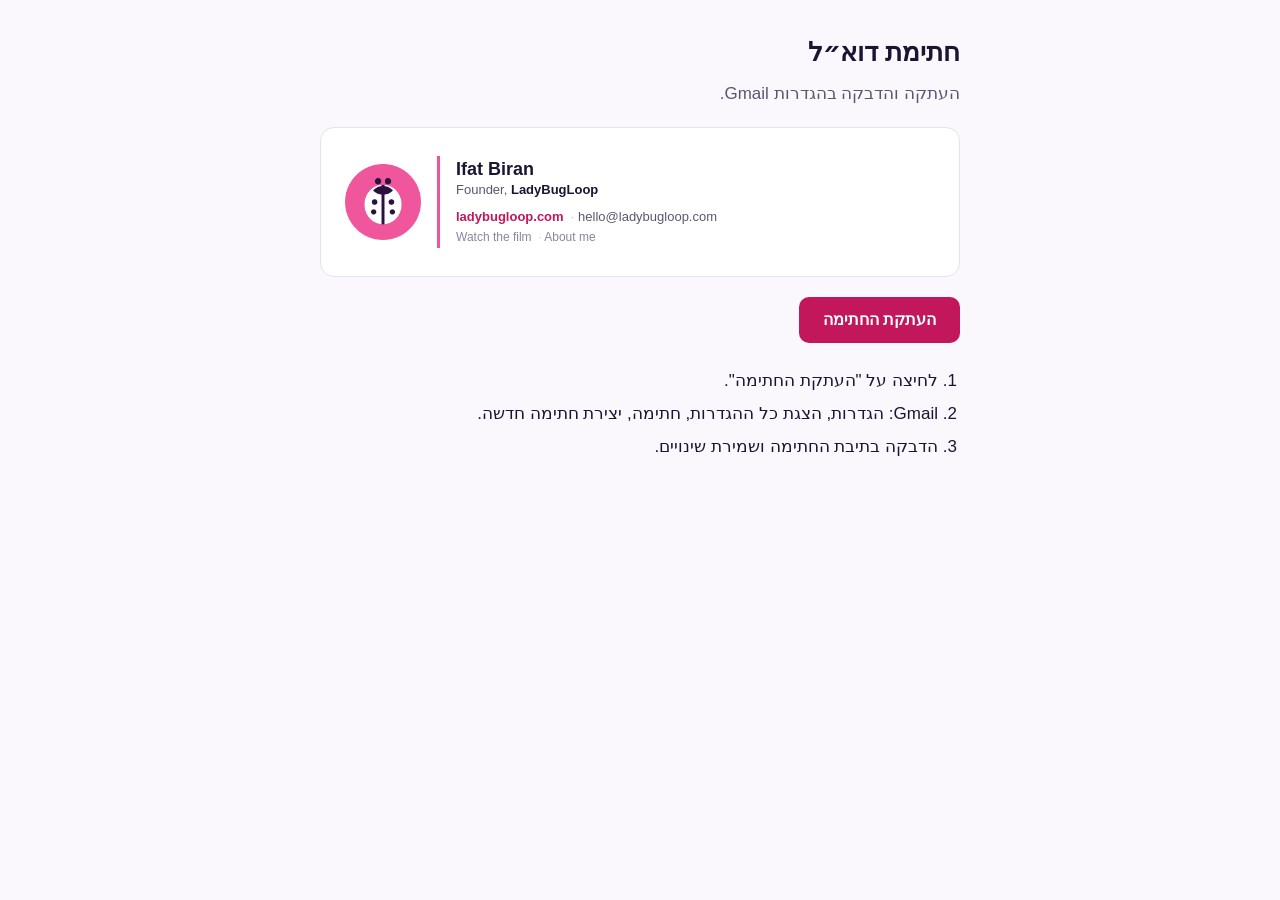
<file: signature/hello/index.html>
<!doctype html>
<html lang="he" dir="rtl">
<head>
<meta charset="utf-8">
<meta name="viewport" content="width=device-width,initial-scale=1">
<meta name="color-scheme" content="light">
<title>חתימת דוא״ל</title>
<style>
:root{color-scheme:light}
body{margin:0;background:#faf8fc;color:#1a1533;font-family:Heebo,Arial,sans-serif;font-size:17px;line-height:1.6}
main{max-width:640px;margin:0 auto;padding:32px 20px}
h1{font-size:26px;margin:0 0 6px}
p{margin:0 0 20px;color:#5b5670}
.card{background:#fff;border:1px solid #e6e1ee;border-radius:14px;padding:28px 24px;overflow-x:auto;direction:ltr}
.btn{margin-top:20px;min-height:46px;padding:0 24px;border:0;border-radius:10px;background:#c2185b;color:#fff;font:700 16px Heebo,Arial,sans-serif;cursor:pointer}
.btn:focus-visible{outline:3px solid #1a1533;outline-offset:2px}
ol{padding-inline-start:22px;margin:24px 0 0}
li{margin-bottom:6px}
#st{margin-inline-start:12px;color:#17663a;font-weight:600}
</style>
</head>
<body>
<main>
<h1>חתימת דוא״ל</h1>
<p>העתקה והדבקה בהגדרות Gmail.</p>
<div class="card" id="sig">
<div dir="ltr" style="direction:ltr;text-align:left;"><table dir="ltr" cellpadding="0" cellspacing="0" border="0" style="border-collapse:collapse;text-align:left;font-family:Arial,Helvetica,sans-serif;direction:ltr;">
<tr>
<td dir="ltr" align="left" valign="middle" style="direction:ltr;text-align:left;padding:0 16px 0 0;">
<a href="https://ladybugloop.com" style="text-decoration:none;"><img src="https://ifatbiran.github.io/ladybugloop-intro/signature/ladybugloop-icon.png" width="76" height="76" alt="LadyBugLoop" style="display:block;border:0;width:76px;height:76px;"></a>
</td>
<td dir="ltr" align="left" valign="middle" style="direction:ltr;text-align:left;padding:2px 0 2px 16px;border-left:3px solid #f0529c;">
<div dir="ltr" style="direction:ltr;text-align:left;font-size:18px;line-height:22px;font-weight:bold;color:#1a1533;">Ifat Biran</div>
<div dir="ltr" style="direction:ltr;text-align:left;font-size:13px;line-height:20px;color:#5b5670;">Founder, <b style="color:#1a1533;">LadyBugLoop</b></div>
<div dir="ltr" style="direction:ltr;text-align:left;font-size:13px;line-height:22px;padding-top:6px;"><a href="https://ladybugloop.com" style="white-space:nowrap;color:#c2185b;text-decoration:none;font-weight:bold;">ladybugloop.com</a> <span style="color:#c9c5d6;">&nbsp;&middot;&nbsp;</span><a href="mailto:hello@ladybugloop.com" style="white-space:nowrap;color:#5b5670;text-decoration:none;">hello@ladybugloop.com</a></div>
<div dir="ltr" style="direction:ltr;text-align:left;font-size:12px;line-height:18px;"><a href="https://ifatbiran.github.io/ladybugloop-intro/film.mp4" style="white-space:nowrap;color:#8a85a0;text-decoration:none;">Watch the film</a> <span style="color:#c9c5d6;">&nbsp;&middot;&nbsp;</span><a href="https://ifatbiran.github.io/ladybugloop-intro/me/" style="white-space:nowrap;color:#8a85a0;text-decoration:none;">About me</a></div>
</td>
</tr>
</table></div>
</div>
<button class="btn" id="copy" type="button">העתקת החתימה</button><span id="st" role="status"></span>
<ol>
<li>לחיצה על "העתקת החתימה".</li>
<li>Gmail: הגדרות, הצגת כל ההגדרות, חתימה, יצירת חתימה חדשה.</li>
<li>הדבקה בתיבת החתימה ושמירת שינויים.</li>
</ol>
</main>
<script>
document.getElementById('copy').addEventListener('click',function(){
  var el=document.getElementById('sig'),st=document.getElementById('st');
  try{var r=document.createRange();r.selectNodeContents(el);var s=getSelection();s.removeAllRanges();s.addRange(r);
  st.textContent=document.execCommand('copy')?'הועתק.':'ההעתקה נכשלה. יש לסמן ידנית.';}catch(e){st.textContent='ההעתקה נכשלה. יש לסמן ידנית.';}
});
</script>
</body>
</html>
</file>
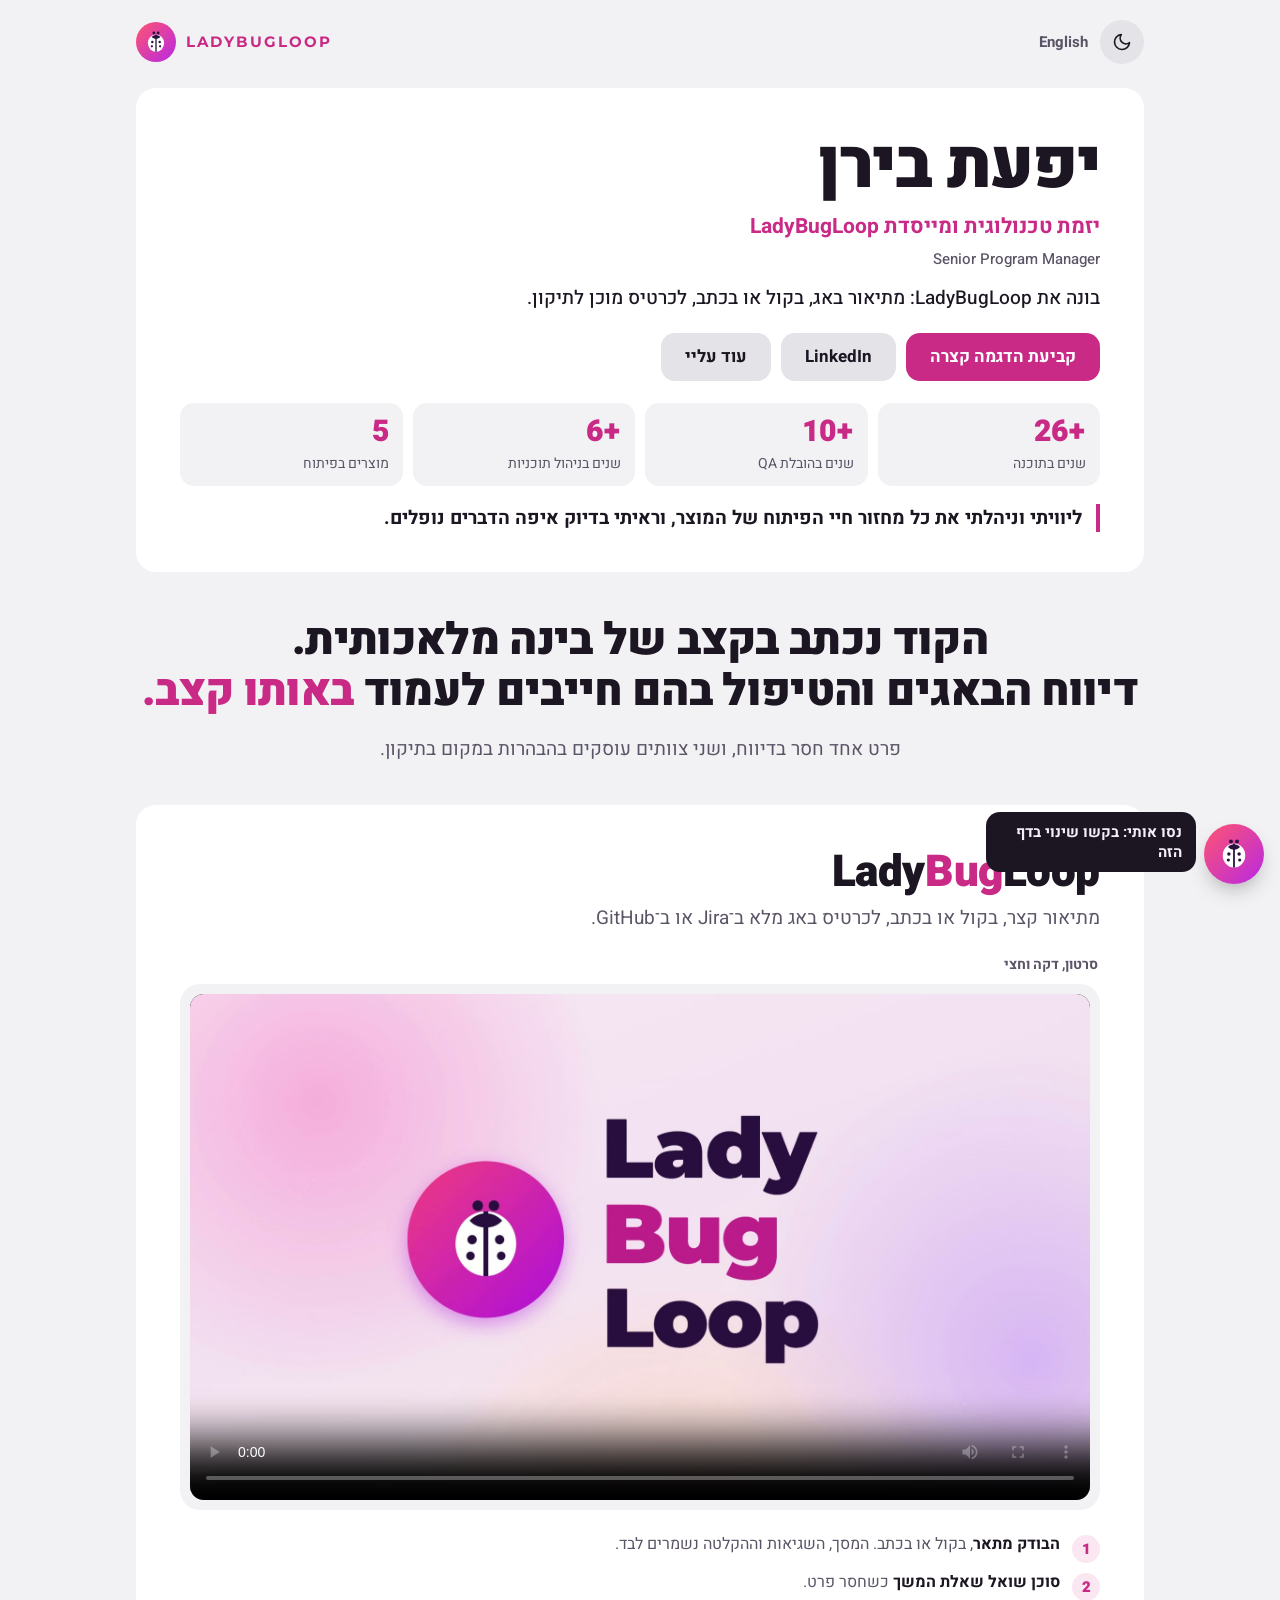
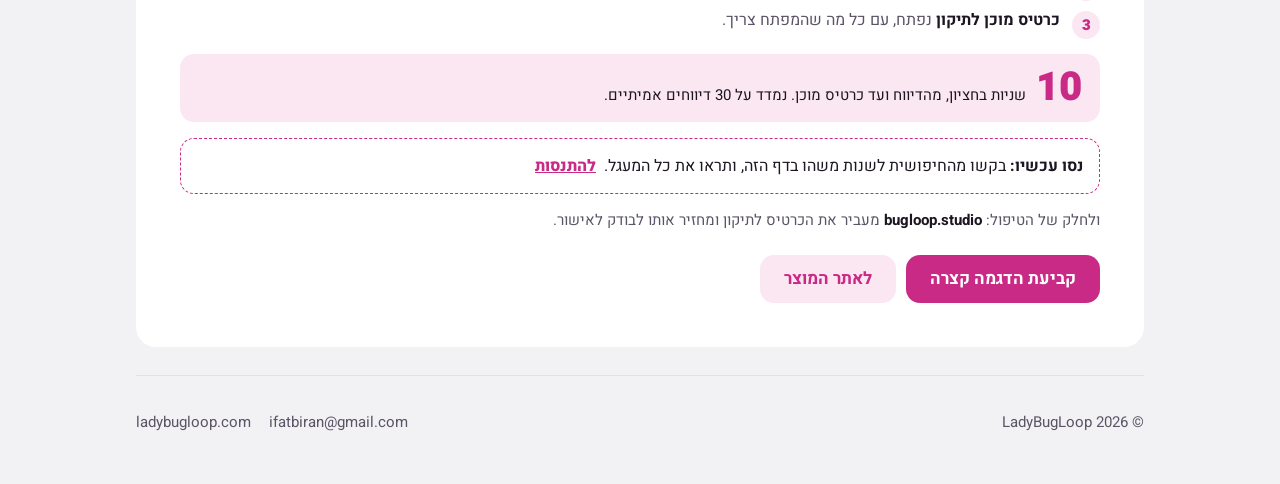
<file: landing/demo-lab/a/index.html>
<!doctype html>
<html lang="he" dir="rtl" data-opt="a">
<head>
<meta charset="utf-8">
<meta name="robots" content="noindex">
<meta name="viewport" content="width=device-width, initial-scale=1">
<meta name="color-scheme" content="light dark">
<title>LadyBugLoop | יפעת בירן</title>
<meta name="description" content="הקוד נכתב בקצב של בינה מלאכותית. דיווח הבאגים והטיפול בהם חייבים לעמוד באותו קצב. LadyBugLoop הופך תיאור של תקלה, בקול או בכתב, לכרטיס באג מלא ב־Jira או ב־GitHub, תוך פחות מ־30 שניות.">
<meta property="og:title" content="LadyBugLoop | יפעת בירן">
<meta property="og:description" content="מתיאור של תקלה, בקול או בכתב, לכרטיס באג מלא, תוך פחות מ־30 שניות.">
<meta property="og:url" content="https://ifatbiran.github.io/ladybugloop-intro/landing/">
<meta property="og:image" content="https://ifatbiran.github.io/ladybugloop-intro/poster.jpg">
<meta name="twitter:card" content="summary_large_image">
<link rel="preconnect" href="https://fonts.googleapis.com">
<link rel="preconnect" href="https://fonts.gstatic.com" crossorigin>
<link href="https://fonts.googleapis.com/css2?family=Heebo:wght@400;500;700;800;900&family=Montserrat:wght@400;500;600;700;800;900&display=swap" rel="stylesheet">
<script>document.documentElement.classList.add("js");</script>
<script>
/* saved light/dark choice, applied before paint; falls back to the system setting */
(function(){try{var t=localStorage.getItem('lbl-theme');if(t==='light'||t==='dark')document.documentElement.setAttribute('data-theme',t);}catch(e){}})();
</script>
<style>
/* LadyBugLoop design system (bugloop docs/DESIGN-SYSTEM.md): grey paper, flat white cards,
   ONE accent = logo pink, the logo disc is the only gradient, no glow, no emoji. */
:root{
  color-scheme:only light;
  --paper:#f2f2f4; --card:#ffffff; --hair:#e1e1e6; --xbg:#e3e3e8;
  --ink:#1c1622; --ink-2:#5b5466;
  --accent:#c92a86; --accent-ink:#ffffff; --accent-soft:#fbe7f2; --accent-hover:#a91f6f;
  --band:#1c1622; --band-ink:#f3eef7; --band-ink-2:#c9c0d4;
  --grad:linear-gradient(135deg,#ff5470 0%,#b829e3 100%);
  --radius:14px; --radius-lg:20px; --track:.14em;
  --ease:cubic-bezier(.22,.8,.3,1);
}
@media (prefers-color-scheme:dark){
  :root:not([data-theme="light"]){
    color-scheme:dark;
    --paper:#16131c; --card:#221d2b; --hair:#342d40; --xbg:#2e2838;
    --ink:#f3eef7; --ink-2:#b9b0c6;
    --accent:#f0569b; --accent-ink:#140e21; --accent-soft:#3a2033; --accent-hover:#ff74b0;
    --band:#2a2335; --band-ink:#f3eef7; --band-ink-2:#c9c0d4;
  }
}
:root[data-theme="dark"]{
  color-scheme:dark;
  --paper:#16131c; --card:#221d2b; --hair:#342d40; --xbg:#2e2838;
  --ink:#f3eef7; --ink-2:#b9b0c6;
  --accent:#f0569b; --accent-ink:#140e21; --accent-soft:#3a2033; --accent-hover:#ff74b0;
  --band:#2a2335; --band-ink:#f3eef7; --band-ink-2:#c9c0d4;
}
*{box-sizing:border-box;margin:0;padding:0}
html{scroll-behavior:smooth}
body{font-family:Heebo,sans-serif;font-size:17px;line-height:1.65;color:var(--ink);background:var(--paper);overflow-x:hidden;-webkit-font-smoothing:antialiased}
.wrap{max-width:1040px;margin:0 auto;padding:0 16px}
.en{direction:ltr;unicode-bidi:isolate}
a{color:inherit}
a:focus-visible{outline:3px solid var(--accent);outline-offset:3px;border-radius:6px}

/* lockup: always physically left */
.top{display:flex;direction:ltr;align-items:center;padding:20px 0}
.lockup{display:flex;align-items:center;gap:10px;text-decoration:none;min-height:44px}
.disc{width:40px;height:40px;border-radius:50%;background:var(--grad);display:grid;place-items:center;flex:none}
.disc svg{width:26px;height:26px}
/* logo hover (from /me/): a halo ring pulses out of the disc, the beetle spins a full turn (like the film opening) */
.disc{position:relative;transition:box-shadow .35s var(--ease)}
.disc:before{content:"";position:absolute;inset:0;border-radius:50%;border:2px solid var(--accent);opacity:0;pointer-events:none}
.disc svg{transition:transform .5s var(--ease)}
@keyframes lbl-ring{0%{transform:scale(.95);opacity:.6}100%{transform:scale(1.75);opacity:0}}
@keyframes lbl-wiggle{0%{transform:rotate(0) scale(1)}55%{transform:rotate(380deg) scale(1.18)}75%{transform:rotate(350deg) scale(1.12)}100%{transform:rotate(360deg) scale(1.12)}}
.lockup:focus-visible .disc,.lockup:active .disc{box-shadow:0 8px 22px -6px rgba(201,42,134,.75)}
.lockup:focus-visible .disc:before,.lockup:active .disc:before{animation:lbl-ring 1.4s ease-out infinite}
.lockup:focus-visible .disc svg,.lockup:active .disc svg{animation:lbl-wiggle 1.1s var(--ease) both}
@media (hover:hover){
  .lockup:hover .disc{box-shadow:0 8px 22px -6px rgba(201,42,134,.75)}
  .lockup:hover .disc:before{animation:lbl-ring 1.4s ease-out infinite}
  .lockup:hover .disc svg{animation:lbl-wiggle 1.1s var(--ease) both}
}
@media (prefers-reduced-motion:reduce){.lockup .disc:before,.lockup .disc svg{animation:none!important}}
.word{font-family:Montserrat,Heebo,sans-serif;font-weight:700;font-size:15px;letter-spacing:var(--track);color:var(--accent)}

.lang{margin-left:auto;font-size:15px;font-weight:700;color:var(--ink-2);text-decoration:none;min-height:44px;display:inline-flex;align-items:center;padding:0 4px}
@media (hover:hover){.lang:hover{color:var(--accent)}}
.thm{width:44px;height:44px;border:0;border-radius:50%;background:var(--xbg);color:var(--ink);display:grid;place-items:center;cursor:pointer;margin-left:8px;flex:none}
.thm svg{width:20px;height:20px}
.thm .sun{display:none}
:root[data-theme="dark"] .thm .sun{display:block}
:root[data-theme="dark"] .thm .moon{display:none}
@media (prefers-color-scheme:dark){:root:not([data-theme="light"]) .thm .sun{display:block}:root:not([data-theme="light"]) .thm .moon{display:none}}
.thm:focus-visible{outline:3px solid var(--accent);outline-offset:2px}
/* hero: who + the line + the ask, one card */
.hero{background:var(--card);border-radius:var(--radius-lg);padding:30px 22px 26px;margin-top:4px}
.name{font-weight:900;font-size:clamp(40px,9vw,68px);line-height:1;letter-spacing:-.025em}
.role{margin-top:10px;font-weight:700;font-size:clamp(18px,2.6vw,21px);color:var(--accent)}
.role .sub{display:block;text-align:right;font-weight:500;font-size:15px;color:var(--ink-2);margin-top:2px}
.tiles{display:grid;grid-template-columns:repeat(2,1fr);gap:10px;margin:24px 0 28px}
.tile{background:var(--paper);border-radius:var(--radius);padding:14px 14px 12px}
.tile b{display:block;font-weight:900;font-size:30px;line-height:1.05;color:var(--accent);direction:ltr;unicode-bidi:isolate;text-align:right}
.tile>span{display:block;font-size:14px;line-height:1.4;color:var(--ink-2);margin-top:6px}
h1{font-weight:900;font-size:clamp(28px,5.4vw,46px);line-height:1.15;letter-spacing:-.015em;padding-top:24px;border-top:1px solid var(--hair)}
h1 .acc{color:var(--accent)}
.lead{font-size:clamp(17px,2.2vw,19px);color:var(--ink-2);margin-top:14px;max-width:720px}
.cta{display:flex;flex-wrap:wrap;gap:10px;margin-top:24px}
.btn{display:inline-flex;align-items:center;justify-content:center;gap:8px;min-height:48px;padding:10px 24px;border-radius:var(--radius);font-weight:700;font-size:17px;text-decoration:none;transition:background-color .2s var(--ease),transform .2s var(--ease)}
.btn svg{width:16px;height:16px;flex:none}
.btn.pri{background:var(--accent);color:var(--accent-ink)}
.btn.sec{background:var(--accent-soft);color:var(--accent)}
.btn.neu{background:var(--xbg);color:var(--ink)}
@media (hover:hover){.btn.pri:hover{background:var(--accent-hover)}.btn:hover{transform:translateY(-2px)}}
.btn:active{transform:scale(.98)}
@media (min-width:760px){.hero{padding:44px 44px 40px}.tiles{grid-template-columns:repeat(4,1fr)}}

/* film */
.film{margin-top:16px;background:var(--card);border-radius:var(--radius-lg);padding:10px;scroll-margin-top:16px}
.film video{display:block;width:100%;aspect-ratio:16/9;border-radius:var(--radius);background:#000}
.film-cap{font-size:15px;color:var(--ink-2);padding:10px 8px 4px}

/* sections */
section.blk{padding:40px 0 0}
.kicker{font-size:14px;font-weight:800;letter-spacing:.06em;color:var(--accent);margin-bottom:8px}
h2{font-weight:800;font-size:clamp(24px,4.2vw,34px);line-height:1.2;letter-spacing:-.01em}
.card{background:var(--card);border-radius:var(--radius-lg);padding:28px 22px}
@media (min-width:760px){.card{padding:38px 40px}}

/* inside view: her quote */
.quote{font-weight:800;font-size:clamp(21px,3.6vw,28px);line-height:1.35;padding-inline-start:18px;border-inline-start:4px solid var(--accent)}
.facts{display:grid;gap:0;margin-top:22px}
.fact{padding:14px 0;border-top:1px solid var(--hair)}
.fact h3{font-weight:800;font-size:17px}
.fact p{color:var(--ink-2);font-size:16px}
@media (min-width:760px){.facts{grid-template-columns:repeat(3,1fr);gap:0 32px}}

/* problem */
.problem{display:grid;gap:22px}
.problem p{color:var(--ink-2);margin-top:12px;max-width:560px}
.stat{display:flex;flex-direction:column;justify-content:center;gap:4px;background:var(--accent-soft);border-radius:var(--radius);padding:20px}
.stat .num{font-weight:900;font-size:clamp(60px,13vw,88px);line-height:1;color:var(--accent);direction:ltr;unicode-bidi:isolate;text-align:right}
.stat .lbl{font-weight:700}
.stat .src{font-size:14px;color:var(--ink-2)}
@media (min-width:760px){.problem{grid-template-columns:1.6fr 1fr;align-items:center}}

/* steps */
.steps{display:grid;gap:12px;margin-top:22px;counter-reset:s}
.step{position:relative;padding-top:66px}
.step::before{counter-increment:s;content:"0" counter(s);position:absolute;top:22px;right:22px;font-weight:900;font-size:34px;line-height:1;color:transparent;-webkit-text-stroke:1.5px var(--accent)}
.step h3{font-weight:800;font-size:20px;margin-bottom:6px}
.step p{color:var(--ink-2);font-size:16px}
@media (min-width:760px){.steps{grid-template-columns:repeat(3,1fr)}.step::before{right:40px;top:32px}.step{padding-top:82px}}
.loop{display:flex;flex-wrap:wrap;gap:6px 14px;align-items:center;margin-top:12px;padding:18px 22px;border-radius:var(--radius-lg);border:1.5px dashed var(--hair);color:var(--ink-2);font-size:16px}
.loop b{color:var(--ink)}
.tag{font-size:13px;font-weight:700;background:var(--xbg);color:var(--ink-2);padding:3px 10px;border-radius:999px}

/* ask band */
.ask{margin-top:40px;background:var(--band);color:var(--band-ink);border-radius:var(--radius-lg);padding:32px 22px}
.ask h2{color:var(--band-ink)}
.ask ul{list-style:none;margin:16px 0 24px;display:grid;gap:8px}
.ask li{color:var(--band-ink-2);padding-inline-start:22px;position:relative}
.ask li::before{content:"";position:absolute;inset-inline-start:2px;top:.62em;width:9px;height:9px;border-radius:50%;background:var(--accent)}
.ask .btn.ghost{background:transparent;color:var(--band-ink);box-shadow:inset 0 0 0 1.5px var(--band-ink-2)}
@media (min-width:760px){.ask{padding:44px 44px}}

footer{margin-top:28px;padding:24px 0 40px;border-top:1px solid var(--hair);display:flex;flex-wrap:wrap;gap:6px 22px;justify-content:space-between;align-items:center;color:var(--ink-2);font-size:15px}
footer nav{display:flex;flex-wrap:wrap;gap:0 18px}
footer a{text-decoration:none;min-height:44px;display:inline-flex;align-items:center}
@media (hover:hover){footer a:hover{color:var(--accent)}}

/* one load reveal, transform/opacity only */
.rv{opacity:0;transform:translateY(14px);animation:up .6s var(--ease) forwards}
@keyframes up{to{opacity:1;transform:none}}
@media (prefers-reduced-motion:reduce){.rv{animation:none;opacity:1;transform:none}.btn{transition:none}}

/* v3: half me, marketing lines, half product */
.me-q{margin-top:18px;font-weight:700;font-size:clamp(17px,2.3vw,19px);line-height:1.5;padding-inline-start:14px;border-inline-start:4px solid var(--accent)}
.me .cta{margin-top:18px}
.me .tiles{margin:22px 0 0}
.does{margin-top:12px;font-size:clamp(17px,2.2vw,19px);font-weight:500}
.vlen{font-size:14px;font-weight:700;color:var(--ink-2);margin:18px 2px 0}
.lines{padding:44px 4px 40px;text-align:center}
.lines .big{font-weight:900;font-size:clamp(27px,5.2vw,44px);line-height:1.15;letter-spacing:-.015em}
.lines .big .acc{color:var(--accent)}
.lines .pain{margin:16px auto 0;max-width:560px;font-size:clamp(17px,2.3vw,19px);color:var(--ink-2)}
.prod .pname{text-align:right;font-weight:900;font-size:clamp(30px,6vw,44px);letter-spacing:-.01em;line-height:1.1}
.prod .pname .bug{color:var(--accent)}
.prod .tag1{color:var(--ink-2);margin-top:6px;font-size:clamp(17px,2.2vw,19px)}
.prod .film{background:var(--paper);margin-top:18px}
.how{list-style:none;display:grid;gap:10px;margin-top:20px;counter-reset:h}
.how li{display:flex;gap:12px;align-items:baseline;font-size:16px;color:var(--ink-2)}
.how li::before{counter-increment:h;content:counter(h);flex:none;width:28px;height:28px;border-radius:50%;background:var(--accent-soft);color:var(--accent);font-weight:900;font-size:15px;display:grid;place-items:center;transform:translateY(5px)}
.how b{color:var(--ink)}
.kpi{display:flex;align-items:baseline;gap:10px;margin-top:20px;padding:14px 16px;border-radius:var(--radius);background:var(--accent-soft)}
.kpi b{font-weight:900;font-size:40px;line-height:1;color:var(--accent);direction:ltr;unicode-bidi:isolate}
.kpi span{font-size:15px;color:var(--ink)}
.studio{margin-top:14px;font-size:15px;color:var(--ink-2)}
.studio b{color:var(--ink)}
.prod .cta{margin-top:22px}
.try{margin-top:16px;padding:14px 16px;border-radius:var(--radius);border:1.5px dashed var(--accent);font-size:16px}
.try a{color:var(--accent);font-weight:800;margin-inline-start:4px}
@media (min-width:760px){.prod{padding:44px}}
</style>
<link rel="stylesheet" href="../lab.css">
<link rel="stylesheet" href="demo.css">
</head>
<body>
<div class="wrap">

<header class="top">
  <a class="lockup" href="https://ladybugloop.com/" target="_blank" rel="noopener" aria-label="LadyBugLoop">
    <span class="disc" aria-hidden="true">
      <svg xmlns="http://www.w3.org/2000/svg" viewBox="0 0 24 24" fill="none" aria-hidden="true">
        <ellipse cx="12" cy="13" rx="7.5" ry="8" fill="#ffffff"/>
        <path d="M12 5.5c-1.6 0-3 .7-4 1.8.9 1.1 2.4 1.7 4 1.7s3.1-.6 4-1.7c-1-1.1-2.4-1.8-4-1.8z" fill="#2a1240"/>
        <path d="M12 5v16" stroke="#2a1240" stroke-width="1.2"/>
        <circle cx="8.6" cy="12" r="1.15" fill="#2a1240"/>
        <circle cx="15.4" cy="12" r="1.15" fill="#2a1240"/>
        <circle cx="8.2" cy="16" r="1.05" fill="#2a1240"/>
        <circle cx="15.8" cy="16" r="1.05" fill="#2a1240"/>
        <circle cx="10" cy="3.6" r="1.3" fill="#2a1240"/>
        <circle cx="14" cy="3.6" r="1.3" fill="#2a1240"/>
      </svg>
    </span>
    <span class="word">LADYBUGLOOP</span>
  </a>
  <a class="lang en" href="../../en/" hreflang="en" lang="en">English</a>
  <button type="button" class="thm" aria-label="מצב בהיר או כהה"><svg class="moon" viewBox="0 0 24 24" fill="none" stroke="currentColor" stroke-width="2" stroke-linecap="round" stroke-linejoin="round" aria-hidden="true"><path d="M21 12.8A9 9 0 1 1 11.2 3a7 7 0 0 0 9.8 9.8z"/></svg><svg class="sun" viewBox="0 0 24 24" fill="none" stroke="currentColor" stroke-width="2" stroke-linecap="round" aria-hidden="true"><circle cx="12" cy="12" r="4.5"/><path d="M12 2v2M12 20v2M2 12h2M20 12h2M4.9 4.9l1.4 1.4M17.7 17.7l1.4 1.4M4.9 19.1l1.4-1.4M17.7 6.3l1.4-1.4"/></svg></button>
</header>

<main>
  <!-- half 1: me -->
  <section class="hero me">
    <div class="name rv">יפעת בירן</div>
    <div class="role rv" style="animation-delay:.06s">יזמת טכנולוגית ומייסדת <span class="en">LadyBugLoop</span><span class="sub en">Senior Program Manager</span></div>
    <p class="does rv" style="animation-delay:.09s">בונה את <span class="en">LadyBugLoop</span>: מתיאור באג, בקול או בכתב, לכרטיס מוכן לתיקון.</p>
    <div class="cta rv" style="animation-delay:.24s">
      <a class="btn pri" href="mailto:ifatbiran@gmail.com?subject=LadyBugLoop%20demo">קביעת הדגמה קצרה</a>
      <a class="btn neu" href="https://www.linkedin.com/in/ifat-biran-5b65063/" target="_blank" rel="noopener"><span class="en">LinkedIn</span></a>
      <a class="btn neu" href="../../../me/">עוד עליי</a>
    </div>
    <div class="tiles rv" style="animation-delay:.12s">
      <div class="tile"><b>26+</b><span>שנים בתוכנה</span></div>
      <div class="tile"><b>10+</b><span>שנים בהובלת <span class="en">QA</span></span></div>
      <div class="tile"><b>6+</b><span>שנים בניהול תוכניות</span></div>
      <div class="tile"><b>5</b><span>מוצרים בפיתוח</span></div>
    </div>
    <p class="me-q rv" style="animation-delay:.18s">ליוויתי וניהלתי את כל מחזור חיי הפיתוח של המוצר, וראיתי בדיוק איפה הדברים נופלים.</p>
  </section>

  <!-- between: the marketing lines -->
  <section class="lines">
    <p class="big sr">הקוד נכתב בקצב של בינה מלאכותית.<br>דיווח הבאגים והטיפול בהם חייבים לעמוד <span class="acc">באותו קצב.</span></p>
    <p class="pain sr">פרט אחד חסר בדיווח, ושני צוותים עוסקים בהבהרות במקום בתיקון.</p>
  </section>

  <!-- half 2: the product -->
  <section class="card prod">
    <div class="pname en">Lady<span class="bug">Bug</span>Loop</div>
    <p class="tag1">מתיאור קצר, בקול או בכתב, לכרטיס באג מלא ב־<span class="en">Jira</span> או ב־<span class="en">GitHub</span>.</p>
    <p class="vlen">סרטון, דקה וחצי</p>
    <div class="film sr" id="film" style="margin-top:8px">
      <video controls preload="metadata" playsinline poster="../../../poster-start.jpg">
        <source src="../../../film.mp4" type="video/mp4">
      </video>
    </div>
    <ol class="how">
      <li class="sr"><span><b>הבודק מתאר</b>, בקול או בכתב. המסך, השגיאות וההקלטה נשמרים לבד.</span></li>
      <li class="sr"><span><b>סוכן שואל שאלת המשך</b> כשחסר פרט.</span></li>
      <li class="sr"><span><b>כרטיס מוכן לתיקון</b> נפתח, עם כל מה שהמפתח צריך.</span></li>
    </ol>
    <div class="kpi sr"><b>10</b><span>שניות בחציון, מהדיווח ועד כרטיס מוכן. נמדד על 30 דיווחים אמיתיים.</span></div>
    <p class="try sr"><b>נסו עכשיו:</b> בקשו מהחיפושית לשנות משהו בדף הזה, ותראו את כל המעגל. <a href="#" data-demo-open>להתנסות</a></p>
    <p class="studio sr">ולחלק של הטיפול: <b class="en">bugloop.studio</b> מעביר את הכרטיס לתיקון ומחזיר אותו לבודק לאישור.</p>
    <div class="cta sr">
      <a class="btn pri" href="mailto:ifatbiran@gmail.com?subject=LadyBugLoop%20demo">קביעת הדגמה קצרה</a>
      <a class="btn sec" href="https://ladybugloop.com/" target="_blank" rel="noopener">לאתר המוצר</a>
    </div>
  </section>
</main>

<footer>
  <span>© 2026 <span class="en">LadyBugLoop</span></span>
  <nav>
    <a class="en" href="mailto:ifatbiran@gmail.com">ifatbiran@gmail.com</a>
    <a class="en" href="https://ladybugloop.com/" target="_blank" rel="noopener">ladybugloop.com</a>

  </nav>
</footer>

</div>
<script src="../lab.js" defer></script>
<script src="demo.js" defer></script>
<script>
(function(){var b=document.querySelector('.thm');if(!b)return;var r=document.documentElement;
function cur(){var t=r.getAttribute('data-theme');if(t)return t;return (window.matchMedia&&matchMedia('(prefers-color-scheme: dark)').matches)?'dark':'light';}
b.setAttribute('aria-pressed',cur()==='dark'?'true':'false');
b.addEventListener('click',function(){var n=cur()==='dark'?'light':'dark';r.setAttribute('data-theme',n);b.setAttribute('aria-pressed',n==='dark'?'true':'false');try{localStorage.setItem('lbl-theme',n);}catch(e){}});})();
</script>
</body>
</html>
</file>
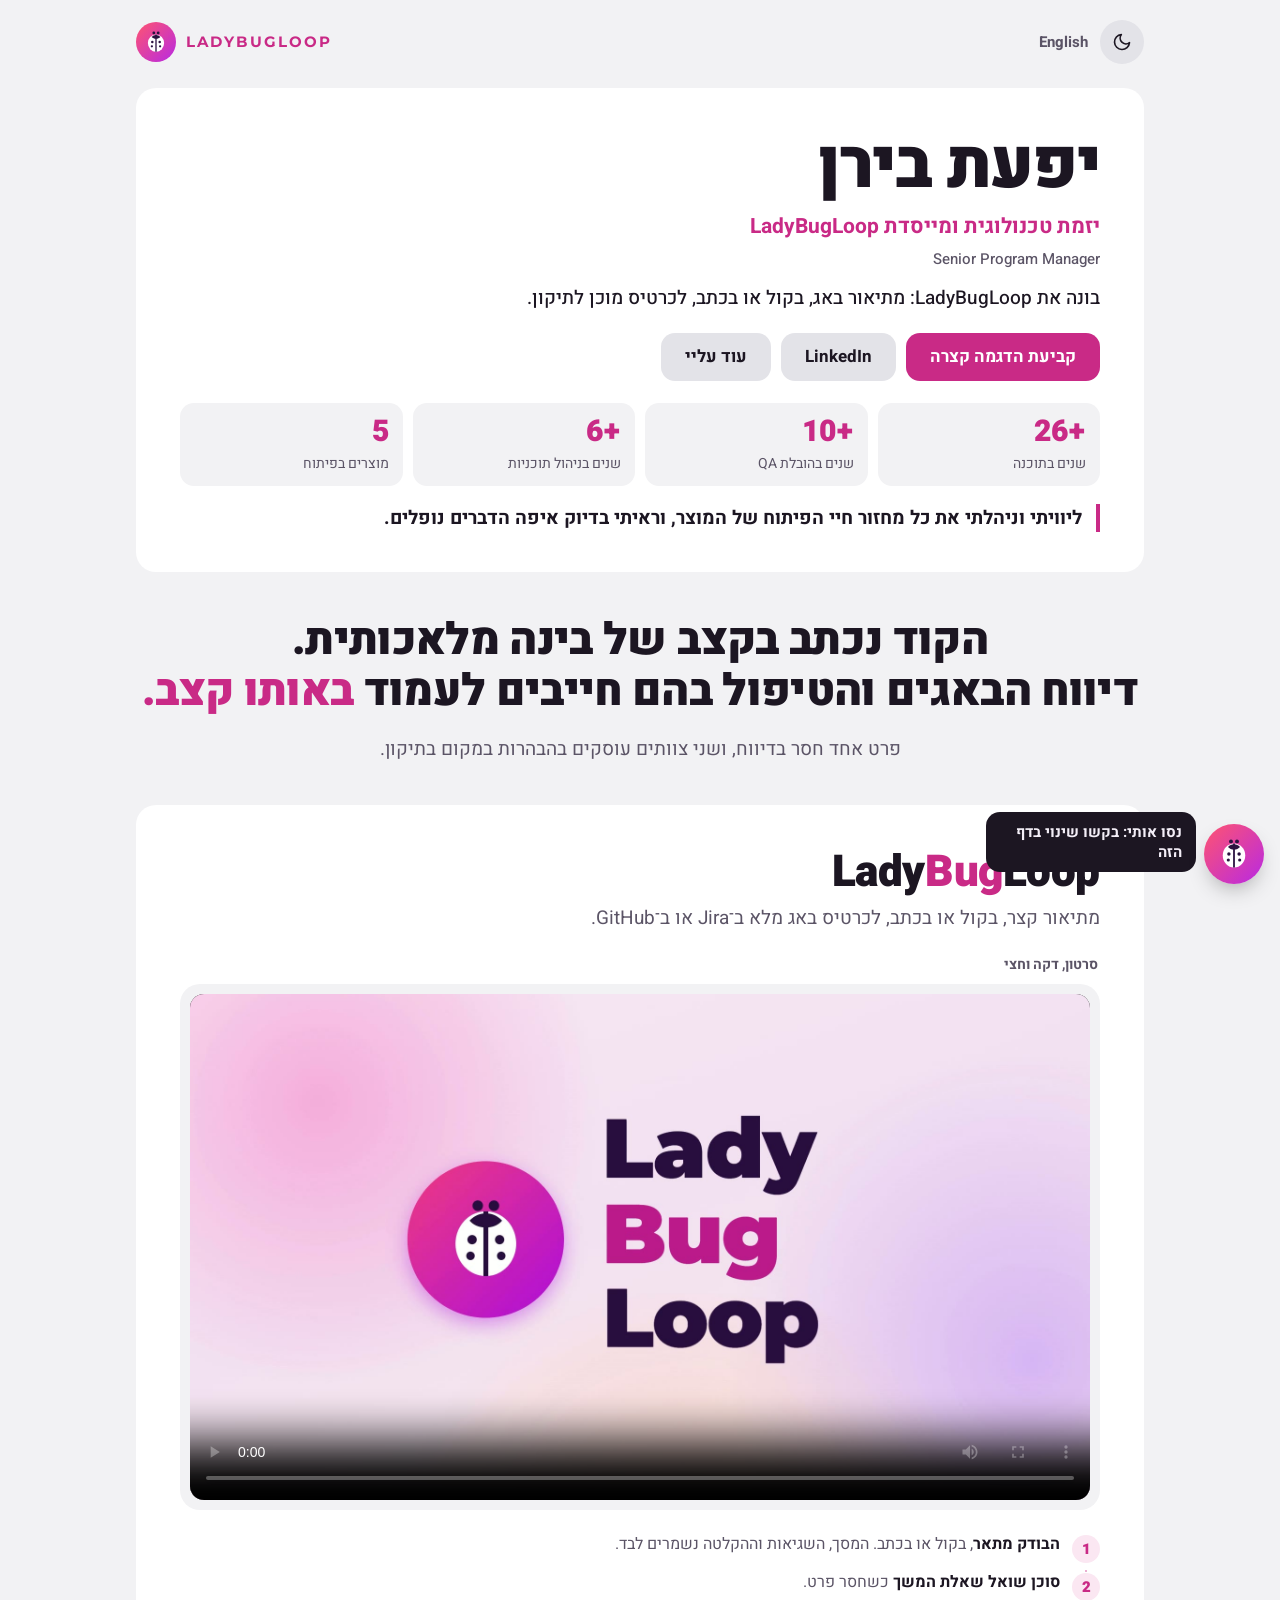
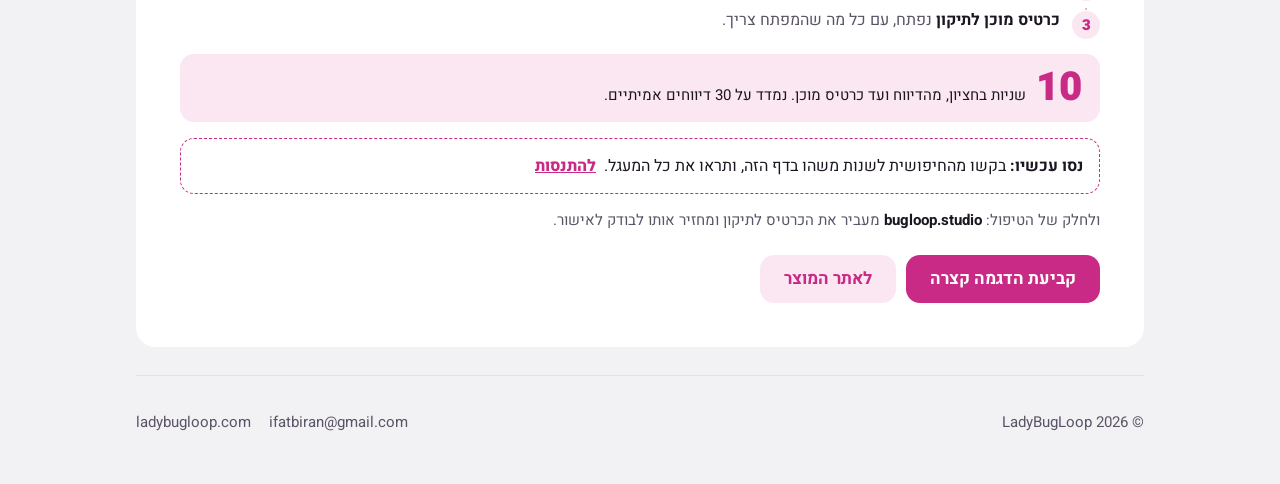
<file: landing/demo-lab/b/index.html>
<!doctype html>
<html lang="he" dir="rtl" data-opt="b">
<head>
<meta charset="utf-8">
<meta name="robots" content="noindex">
<meta name="viewport" content="width=device-width, initial-scale=1">
<meta name="color-scheme" content="light dark">
<title>LadyBugLoop | יפעת בירן</title>
<meta name="description" content="הקוד נכתב בקצב של בינה מלאכותית. דיווח הבאגים והטיפול בהם חייבים לעמוד באותו קצב. LadyBugLoop הופך תיאור של תקלה, בקול או בכתב, לכרטיס באג מלא ב־Jira או ב־GitHub, תוך פחות מ־30 שניות.">
<meta property="og:title" content="LadyBugLoop | יפעת בירן">
<meta property="og:description" content="מתיאור של תקלה, בקול או בכתב, לכרטיס באג מלא, תוך פחות מ־30 שניות.">
<meta property="og:url" content="https://ifatbiran.github.io/ladybugloop-intro/landing/">
<meta property="og:image" content="https://ifatbiran.github.io/ladybugloop-intro/poster.jpg">
<meta name="twitter:card" content="summary_large_image">
<link rel="preconnect" href="https://fonts.googleapis.com">
<link rel="preconnect" href="https://fonts.gstatic.com" crossorigin>
<link href="https://fonts.googleapis.com/css2?family=Heebo:wght@400;500;700;800;900&family=Montserrat:wght@400;500;600;700;800;900&display=swap" rel="stylesheet">
<script>document.documentElement.classList.add("js");</script>
<script>
/* saved light/dark choice, applied before paint; falls back to the system setting */
(function(){try{var t=localStorage.getItem('lbl-theme');if(t==='light'||t==='dark')document.documentElement.setAttribute('data-theme',t);}catch(e){}})();
</script>
<style>
/* LadyBugLoop design system (bugloop docs/DESIGN-SYSTEM.md): grey paper, flat white cards,
   ONE accent = logo pink, the logo disc is the only gradient, no glow, no emoji. */
:root{
  color-scheme:only light;
  --paper:#f2f2f4; --card:#ffffff; --hair:#e1e1e6; --xbg:#e3e3e8;
  --ink:#1c1622; --ink-2:#5b5466;
  --accent:#c92a86; --accent-ink:#ffffff; --accent-soft:#fbe7f2; --accent-hover:#a91f6f;
  --band:#1c1622; --band-ink:#f3eef7; --band-ink-2:#c9c0d4;
  --grad:linear-gradient(135deg,#ff5470 0%,#b829e3 100%);
  --radius:14px; --radius-lg:20px; --track:.14em;
  --ease:cubic-bezier(.22,.8,.3,1);
}
@media (prefers-color-scheme:dark){
  :root:not([data-theme="light"]){
    color-scheme:dark;
    --paper:#16131c; --card:#221d2b; --hair:#342d40; --xbg:#2e2838;
    --ink:#f3eef7; --ink-2:#b9b0c6;
    --accent:#f0569b; --accent-ink:#140e21; --accent-soft:#3a2033; --accent-hover:#ff74b0;
    --band:#2a2335; --band-ink:#f3eef7; --band-ink-2:#c9c0d4;
  }
}
:root[data-theme="dark"]{
  color-scheme:dark;
  --paper:#16131c; --card:#221d2b; --hair:#342d40; --xbg:#2e2838;
  --ink:#f3eef7; --ink-2:#b9b0c6;
  --accent:#f0569b; --accent-ink:#140e21; --accent-soft:#3a2033; --accent-hover:#ff74b0;
  --band:#2a2335; --band-ink:#f3eef7; --band-ink-2:#c9c0d4;
}
*{box-sizing:border-box;margin:0;padding:0}
html{scroll-behavior:smooth}
body{font-family:Heebo,sans-serif;font-size:17px;line-height:1.65;color:var(--ink);background:var(--paper);overflow-x:hidden;-webkit-font-smoothing:antialiased}
.wrap{max-width:1040px;margin:0 auto;padding:0 16px}
.en{direction:ltr;unicode-bidi:isolate}
a{color:inherit}
a:focus-visible{outline:3px solid var(--accent);outline-offset:3px;border-radius:6px}

/* lockup: always physically left */
.top{display:flex;direction:ltr;align-items:center;padding:20px 0}
.lockup{display:flex;align-items:center;gap:10px;text-decoration:none;min-height:44px}
.disc{width:40px;height:40px;border-radius:50%;background:var(--grad);display:grid;place-items:center;flex:none}
.disc svg{width:26px;height:26px}
/* logo hover (from /me/): a halo ring pulses out of the disc, the beetle spins a full turn (like the film opening) */
.disc{position:relative;transition:box-shadow .35s var(--ease)}
.disc:before{content:"";position:absolute;inset:0;border-radius:50%;border:2px solid var(--accent);opacity:0;pointer-events:none}
.disc svg{transition:transform .5s var(--ease)}
@keyframes lbl-ring{0%{transform:scale(.95);opacity:.6}100%{transform:scale(1.75);opacity:0}}
@keyframes lbl-wiggle{0%{transform:rotate(0) scale(1)}55%{transform:rotate(380deg) scale(1.18)}75%{transform:rotate(350deg) scale(1.12)}100%{transform:rotate(360deg) scale(1.12)}}
.lockup:focus-visible .disc,.lockup:active .disc{box-shadow:0 8px 22px -6px rgba(201,42,134,.75)}
.lockup:focus-visible .disc:before,.lockup:active .disc:before{animation:lbl-ring 1.4s ease-out infinite}
.lockup:focus-visible .disc svg,.lockup:active .disc svg{animation:lbl-wiggle 1.1s var(--ease) both}
@media (hover:hover){
  .lockup:hover .disc{box-shadow:0 8px 22px -6px rgba(201,42,134,.75)}
  .lockup:hover .disc:before{animation:lbl-ring 1.4s ease-out infinite}
  .lockup:hover .disc svg{animation:lbl-wiggle 1.1s var(--ease) both}
}
@media (prefers-reduced-motion:reduce){.lockup .disc:before,.lockup .disc svg{animation:none!important}}
.word{font-family:Montserrat,Heebo,sans-serif;font-weight:700;font-size:15px;letter-spacing:var(--track);color:var(--accent)}

.lang{margin-left:auto;font-size:15px;font-weight:700;color:var(--ink-2);text-decoration:none;min-height:44px;display:inline-flex;align-items:center;padding:0 4px}
@media (hover:hover){.lang:hover{color:var(--accent)}}
.thm{width:44px;height:44px;border:0;border-radius:50%;background:var(--xbg);color:var(--ink);display:grid;place-items:center;cursor:pointer;margin-left:8px;flex:none}
.thm svg{width:20px;height:20px}
.thm .sun{display:none}
:root[data-theme="dark"] .thm .sun{display:block}
:root[data-theme="dark"] .thm .moon{display:none}
@media (prefers-color-scheme:dark){:root:not([data-theme="light"]) .thm .sun{display:block}:root:not([data-theme="light"]) .thm .moon{display:none}}
.thm:focus-visible{outline:3px solid var(--accent);outline-offset:2px}
/* hero: who + the line + the ask, one card */
.hero{background:var(--card);border-radius:var(--radius-lg);padding:30px 22px 26px;margin-top:4px}
.name{font-weight:900;font-size:clamp(40px,9vw,68px);line-height:1;letter-spacing:-.025em}
.role{margin-top:10px;font-weight:700;font-size:clamp(18px,2.6vw,21px);color:var(--accent)}
.role .sub{display:block;text-align:right;font-weight:500;font-size:15px;color:var(--ink-2);margin-top:2px}
.tiles{display:grid;grid-template-columns:repeat(2,1fr);gap:10px;margin:24px 0 28px}
.tile{background:var(--paper);border-radius:var(--radius);padding:14px 14px 12px}
.tile b{display:block;font-weight:900;font-size:30px;line-height:1.05;color:var(--accent);direction:ltr;unicode-bidi:isolate;text-align:right}
.tile>span{display:block;font-size:14px;line-height:1.4;color:var(--ink-2);margin-top:6px}
h1{font-weight:900;font-size:clamp(28px,5.4vw,46px);line-height:1.15;letter-spacing:-.015em;padding-top:24px;border-top:1px solid var(--hair)}
h1 .acc{color:var(--accent)}
.lead{font-size:clamp(17px,2.2vw,19px);color:var(--ink-2);margin-top:14px;max-width:720px}
.cta{display:flex;flex-wrap:wrap;gap:10px;margin-top:24px}
.btn{display:inline-flex;align-items:center;justify-content:center;gap:8px;min-height:48px;padding:10px 24px;border-radius:var(--radius);font-weight:700;font-size:17px;text-decoration:none;transition:background-color .2s var(--ease),transform .2s var(--ease)}
.btn svg{width:16px;height:16px;flex:none}
.btn.pri{background:var(--accent);color:var(--accent-ink)}
.btn.sec{background:var(--accent-soft);color:var(--accent)}
.btn.neu{background:var(--xbg);color:var(--ink)}
@media (hover:hover){.btn.pri:hover{background:var(--accent-hover)}.btn:hover{transform:translateY(-2px)}}
.btn:active{transform:scale(.98)}
@media (min-width:760px){.hero{padding:44px 44px 40px}.tiles{grid-template-columns:repeat(4,1fr)}}

/* film */
.film{margin-top:16px;background:var(--card);border-radius:var(--radius-lg);padding:10px;scroll-margin-top:16px}
.film video{display:block;width:100%;aspect-ratio:16/9;border-radius:var(--radius);background:#000}
.film-cap{font-size:15px;color:var(--ink-2);padding:10px 8px 4px}

/* sections */
section.blk{padding:40px 0 0}
.kicker{font-size:14px;font-weight:800;letter-spacing:.06em;color:var(--accent);margin-bottom:8px}
h2{font-weight:800;font-size:clamp(24px,4.2vw,34px);line-height:1.2;letter-spacing:-.01em}
.card{background:var(--card);border-radius:var(--radius-lg);padding:28px 22px}
@media (min-width:760px){.card{padding:38px 40px}}

/* inside view: her quote */
.quote{font-weight:800;font-size:clamp(21px,3.6vw,28px);line-height:1.35;padding-inline-start:18px;border-inline-start:4px solid var(--accent)}
.facts{display:grid;gap:0;margin-top:22px}
.fact{padding:14px 0;border-top:1px solid var(--hair)}
.fact h3{font-weight:800;font-size:17px}
.fact p{color:var(--ink-2);font-size:16px}
@media (min-width:760px){.facts{grid-template-columns:repeat(3,1fr);gap:0 32px}}

/* problem */
.problem{display:grid;gap:22px}
.problem p{color:var(--ink-2);margin-top:12px;max-width:560px}
.stat{display:flex;flex-direction:column;justify-content:center;gap:4px;background:var(--accent-soft);border-radius:var(--radius);padding:20px}
.stat .num{font-weight:900;font-size:clamp(60px,13vw,88px);line-height:1;color:var(--accent);direction:ltr;unicode-bidi:isolate;text-align:right}
.stat .lbl{font-weight:700}
.stat .src{font-size:14px;color:var(--ink-2)}
@media (min-width:760px){.problem{grid-template-columns:1.6fr 1fr;align-items:center}}

/* steps */
.steps{display:grid;gap:12px;margin-top:22px;counter-reset:s}
.step{position:relative;padding-top:66px}
.step::before{counter-increment:s;content:"0" counter(s);position:absolute;top:22px;right:22px;font-weight:900;font-size:34px;line-height:1;color:transparent;-webkit-text-stroke:1.5px var(--accent)}
.step h3{font-weight:800;font-size:20px;margin-bottom:6px}
.step p{color:var(--ink-2);font-size:16px}
@media (min-width:760px){.steps{grid-template-columns:repeat(3,1fr)}.step::before{right:40px;top:32px}.step{padding-top:82px}}
.loop{display:flex;flex-wrap:wrap;gap:6px 14px;align-items:center;margin-top:12px;padding:18px 22px;border-radius:var(--radius-lg);border:1.5px dashed var(--hair);color:var(--ink-2);font-size:16px}
.loop b{color:var(--ink)}
.tag{font-size:13px;font-weight:700;background:var(--xbg);color:var(--ink-2);padding:3px 10px;border-radius:999px}

/* ask band */
.ask{margin-top:40px;background:var(--band);color:var(--band-ink);border-radius:var(--radius-lg);padding:32px 22px}
.ask h2{color:var(--band-ink)}
.ask ul{list-style:none;margin:16px 0 24px;display:grid;gap:8px}
.ask li{color:var(--band-ink-2);padding-inline-start:22px;position:relative}
.ask li::before{content:"";position:absolute;inset-inline-start:2px;top:.62em;width:9px;height:9px;border-radius:50%;background:var(--accent)}
.ask .btn.ghost{background:transparent;color:var(--band-ink);box-shadow:inset 0 0 0 1.5px var(--band-ink-2)}
@media (min-width:760px){.ask{padding:44px 44px}}

footer{margin-top:28px;padding:24px 0 40px;border-top:1px solid var(--hair);display:flex;flex-wrap:wrap;gap:6px 22px;justify-content:space-between;align-items:center;color:var(--ink-2);font-size:15px}
footer nav{display:flex;flex-wrap:wrap;gap:0 18px}
footer a{text-decoration:none;min-height:44px;display:inline-flex;align-items:center}
@media (hover:hover){footer a:hover{color:var(--accent)}}

/* one load reveal, transform/opacity only */
.rv{opacity:0;transform:translateY(14px);animation:up .6s var(--ease) forwards}
@keyframes up{to{opacity:1;transform:none}}
@media (prefers-reduced-motion:reduce){.rv{animation:none;opacity:1;transform:none}.btn{transition:none}}

/* v3: half me, marketing lines, half product */
.me-q{margin-top:18px;font-weight:700;font-size:clamp(17px,2.3vw,19px);line-height:1.5;padding-inline-start:14px;border-inline-start:4px solid var(--accent)}
.me .cta{margin-top:18px}
.me .tiles{margin:22px 0 0}
.does{margin-top:12px;font-size:clamp(17px,2.2vw,19px);font-weight:500}
.vlen{font-size:14px;font-weight:700;color:var(--ink-2);margin:18px 2px 0}
.lines{padding:44px 4px 40px;text-align:center}
.lines .big{font-weight:900;font-size:clamp(27px,5.2vw,44px);line-height:1.15;letter-spacing:-.015em}
.lines .big .acc{color:var(--accent)}
.lines .pain{margin:16px auto 0;max-width:560px;font-size:clamp(17px,2.3vw,19px);color:var(--ink-2)}
.prod .pname{text-align:right;font-weight:900;font-size:clamp(30px,6vw,44px);letter-spacing:-.01em;line-height:1.1}
.prod .pname .bug{color:var(--accent)}
.prod .tag1{color:var(--ink-2);margin-top:6px;font-size:clamp(17px,2.2vw,19px)}
.prod .film{background:var(--paper);margin-top:18px}
.how{list-style:none;display:grid;gap:10px;margin-top:20px;counter-reset:h}
.how li{display:flex;gap:12px;align-items:baseline;font-size:16px;color:var(--ink-2)}
.how li::before{counter-increment:h;content:counter(h);flex:none;width:28px;height:28px;border-radius:50%;background:var(--accent-soft);color:var(--accent);font-weight:900;font-size:15px;display:grid;place-items:center;transform:translateY(5px)}
.how b{color:var(--ink)}
.kpi{display:flex;align-items:baseline;gap:10px;margin-top:20px;padding:14px 16px;border-radius:var(--radius);background:var(--accent-soft)}
.kpi b{font-weight:900;font-size:40px;line-height:1;color:var(--accent);direction:ltr;unicode-bidi:isolate}
.kpi span{font-size:15px;color:var(--ink)}
.studio{margin-top:14px;font-size:15px;color:var(--ink-2)}
.studio b{color:var(--ink)}
.prod .cta{margin-top:22px}
.try{margin-top:16px;padding:14px 16px;border-radius:var(--radius);border:1.5px dashed var(--accent);font-size:16px}
.try a{color:var(--accent);font-weight:800;margin-inline-start:4px}
@media (min-width:760px){.prod{padding:44px}}
</style>
<link rel="stylesheet" href="../lab.css">
<link rel="stylesheet" href="demo.css">
</head>
<body>
<div class="wrap">

<header class="top">
  <a class="lockup" href="https://ladybugloop.com/" target="_blank" rel="noopener" aria-label="LadyBugLoop">
    <span class="disc" aria-hidden="true">
      <svg xmlns="http://www.w3.org/2000/svg" viewBox="0 0 24 24" fill="none" aria-hidden="true">
        <ellipse cx="12" cy="13" rx="7.5" ry="8" fill="#ffffff"/>
        <path d="M12 5.5c-1.6 0-3 .7-4 1.8.9 1.1 2.4 1.7 4 1.7s3.1-.6 4-1.7c-1-1.1-2.4-1.8-4-1.8z" fill="#2a1240"/>
        <path d="M12 5v16" stroke="#2a1240" stroke-width="1.2"/>
        <circle cx="8.6" cy="12" r="1.15" fill="#2a1240"/>
        <circle cx="15.4" cy="12" r="1.15" fill="#2a1240"/>
        <circle cx="8.2" cy="16" r="1.05" fill="#2a1240"/>
        <circle cx="15.8" cy="16" r="1.05" fill="#2a1240"/>
        <circle cx="10" cy="3.6" r="1.3" fill="#2a1240"/>
        <circle cx="14" cy="3.6" r="1.3" fill="#2a1240"/>
      </svg>
    </span>
    <span class="word">LADYBUGLOOP</span>
  </a>
  <a class="lang en" href="../../en/" hreflang="en" lang="en">English</a>
  <button type="button" class="thm" aria-label="מצב בהיר או כהה"><svg class="moon" viewBox="0 0 24 24" fill="none" stroke="currentColor" stroke-width="2" stroke-linecap="round" stroke-linejoin="round" aria-hidden="true"><path d="M21 12.8A9 9 0 1 1 11.2 3a7 7 0 0 0 9.8 9.8z"/></svg><svg class="sun" viewBox="0 0 24 24" fill="none" stroke="currentColor" stroke-width="2" stroke-linecap="round" aria-hidden="true"><circle cx="12" cy="12" r="4.5"/><path d="M12 2v2M12 20v2M2 12h2M20 12h2M4.9 4.9l1.4 1.4M17.7 17.7l1.4 1.4M4.9 19.1l1.4-1.4M17.7 6.3l1.4-1.4"/></svg></button>
</header>

<main>
  <!-- half 1: me -->
  <section class="hero me">
    <div class="name rv">יפעת בירן</div>
    <div class="role rv" style="animation-delay:.06s">יזמת טכנולוגית ומייסדת <span class="en">LadyBugLoop</span><span class="sub en">Senior Program Manager</span></div>
    <p class="does rv" style="animation-delay:.09s">בונה את <span class="en">LadyBugLoop</span>: מתיאור באג, בקול או בכתב, לכרטיס מוכן לתיקון.</p>
    <div class="cta rv" style="animation-delay:.24s">
      <a class="btn pri" href="mailto:ifatbiran@gmail.com?subject=LadyBugLoop%20demo">קביעת הדגמה קצרה</a>
      <a class="btn neu" href="https://www.linkedin.com/in/ifat-biran-5b65063/" target="_blank" rel="noopener"><span class="en">LinkedIn</span></a>
      <a class="btn neu" href="../../../me/">עוד עליי</a>
    </div>
    <div class="tiles rv" style="animation-delay:.12s">
      <div class="tile"><b>26+</b><span>שנים בתוכנה</span></div>
      <div class="tile"><b>10+</b><span>שנים בהובלת <span class="en">QA</span></span></div>
      <div class="tile"><b>6+</b><span>שנים בניהול תוכניות</span></div>
      <div class="tile"><b>5</b><span>מוצרים בפיתוח</span></div>
    </div>
    <p class="me-q rv" style="animation-delay:.18s">ליוויתי וניהלתי את כל מחזור חיי הפיתוח של המוצר, וראיתי בדיוק איפה הדברים נופלים.</p>
  </section>

  <!-- between: the marketing lines -->
  <section class="lines">
    <p class="big sr">הקוד נכתב בקצב של בינה מלאכותית.<br>דיווח הבאגים והטיפול בהם חייבים לעמוד <span class="acc">באותו קצב.</span></p>
    <p class="pain sr">פרט אחד חסר בדיווח, ושני צוותים עוסקים בהבהרות במקום בתיקון.</p>
  </section>

  <!-- half 2: the product -->
  <section class="card prod">
    <div class="pname en">Lady<span class="bug">Bug</span>Loop</div>
    <p class="tag1">מתיאור קצר, בקול או בכתב, לכרטיס באג מלא ב־<span class="en">Jira</span> או ב־<span class="en">GitHub</span>.</p>
    <p class="vlen">סרטון, דקה וחצי</p>
    <div class="film sr" id="film" style="margin-top:8px">
      <video controls preload="metadata" playsinline poster="../../../poster-start.jpg">
        <source src="../../../film.mp4" type="video/mp4">
      </video>
    </div>
    <ol class="how">
      <li class="sr"><span><b>הבודק מתאר</b>, בקול או בכתב. המסך, השגיאות וההקלטה נשמרים לבד.</span></li>
      <li class="sr"><span><b>סוכן שואל שאלת המשך</b> כשחסר פרט.</span></li>
      <li class="sr"><span><b>כרטיס מוכן לתיקון</b> נפתח, עם כל מה שהמפתח צריך.</span></li>
    </ol>
    <div class="kpi sr"><b>10</b><span>שניות בחציון, מהדיווח ועד כרטיס מוכן. נמדד על 30 דיווחים אמיתיים.</span></div>
    <p class="try sr"><b>נסו עכשיו:</b> בקשו מהחיפושית לשנות משהו בדף הזה, ותראו את כל המעגל. <a href="#" data-demo-open>להתנסות</a></p>
    <p class="studio sr">ולחלק של הטיפול: <b class="en">bugloop.studio</b> מעביר את הכרטיס לתיקון ומחזיר אותו לבודק לאישור.</p>
    <div class="cta sr">
      <a class="btn pri" href="mailto:ifatbiran@gmail.com?subject=LadyBugLoop%20demo">קביעת הדגמה קצרה</a>
      <a class="btn sec" href="https://ladybugloop.com/" target="_blank" rel="noopener">לאתר המוצר</a>
    </div>
  </section>
</main>

<footer>
  <span>© 2026 <span class="en">LadyBugLoop</span></span>
  <nav>
    <a class="en" href="mailto:ifatbiran@gmail.com">ifatbiran@gmail.com</a>
    <a class="en" href="https://ladybugloop.com/" target="_blank" rel="noopener">ladybugloop.com</a>

  </nav>
</footer>

</div>
<script src="../lab.js" defer></script>
<script src="demo.js" defer></script>
<script>
(function(){var b=document.querySelector('.thm');if(!b)return;var r=document.documentElement;
function cur(){var t=r.getAttribute('data-theme');if(t)return t;return (window.matchMedia&&matchMedia('(prefers-color-scheme: dark)').matches)?'dark':'light';}
b.setAttribute('aria-pressed',cur()==='dark'?'true':'false');
b.addEventListener('click',function(){var n=cur()==='dark'?'light':'dark';r.setAttribute('data-theme',n);b.setAttribute('aria-pressed',n==='dark'?'true':'false');try{localStorage.setItem('lbl-theme',n);}catch(e){}});})();
</script>
</body>
</html>
</file>
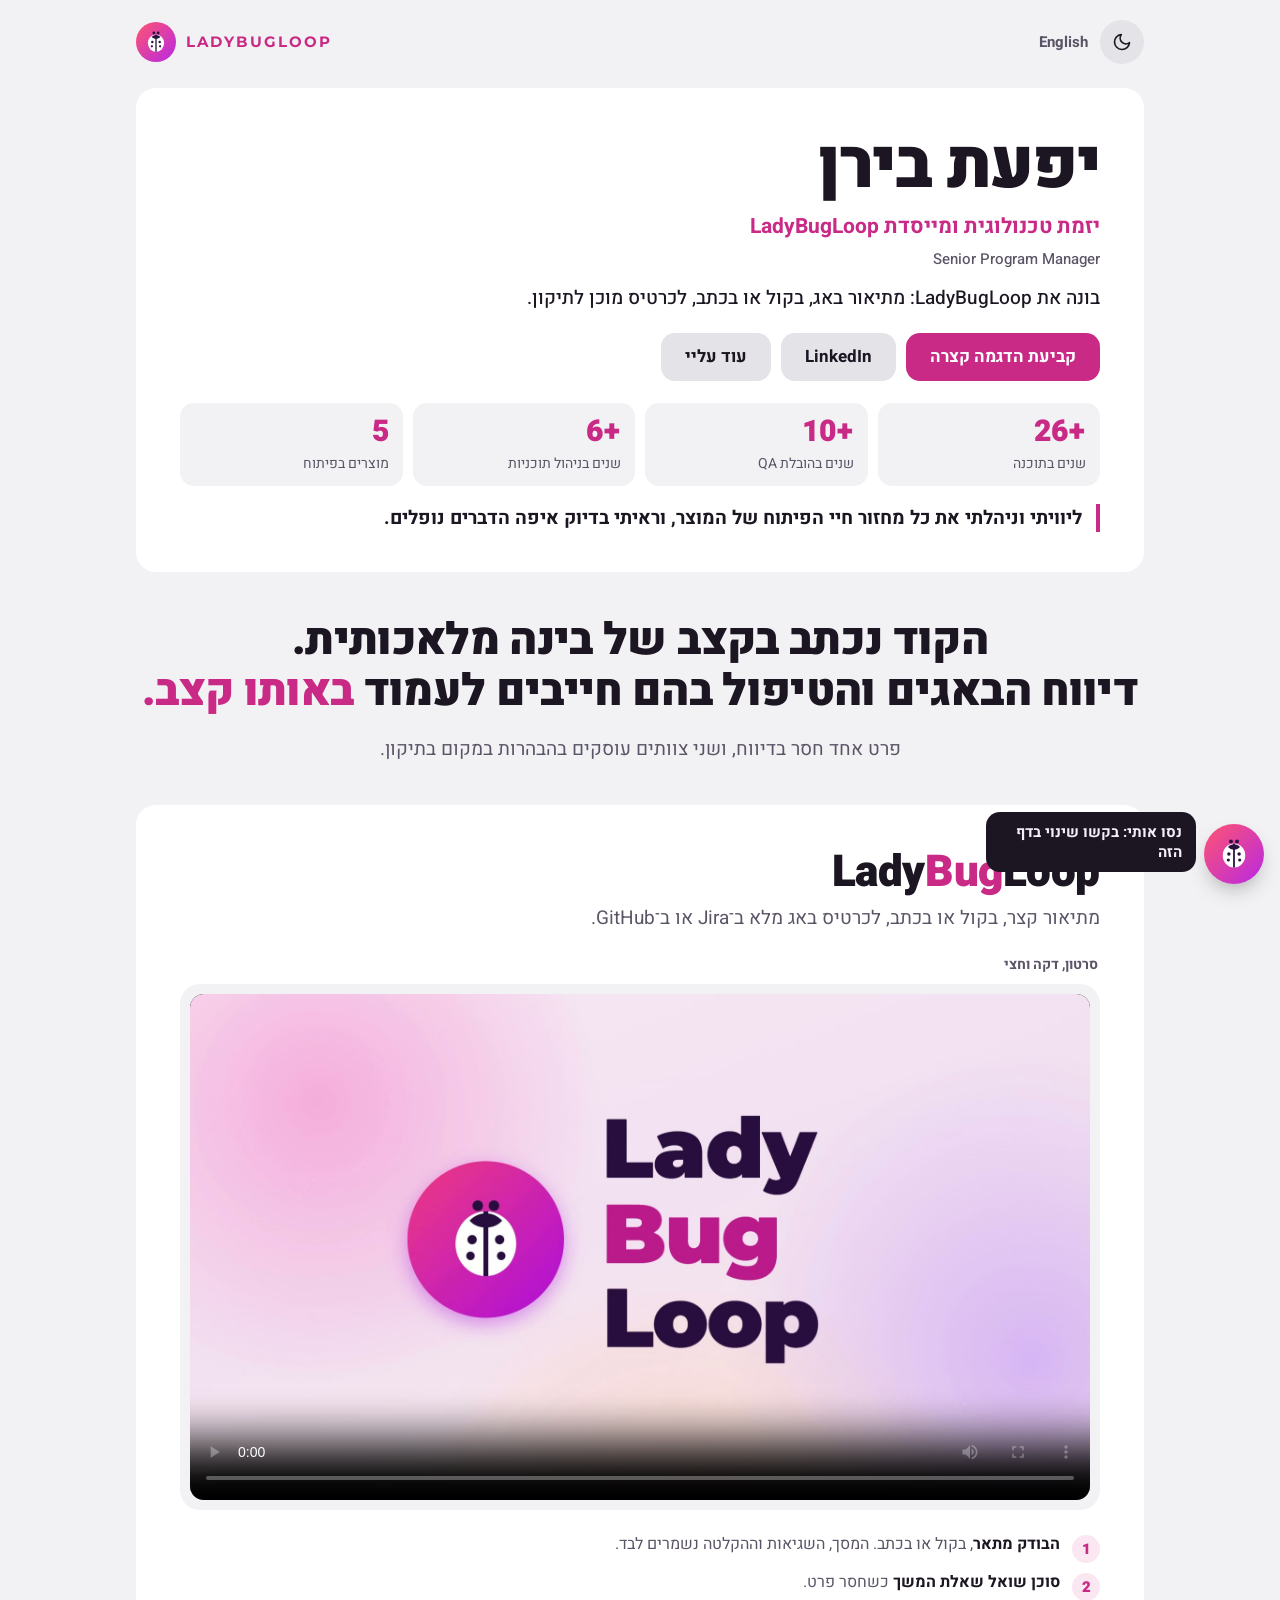
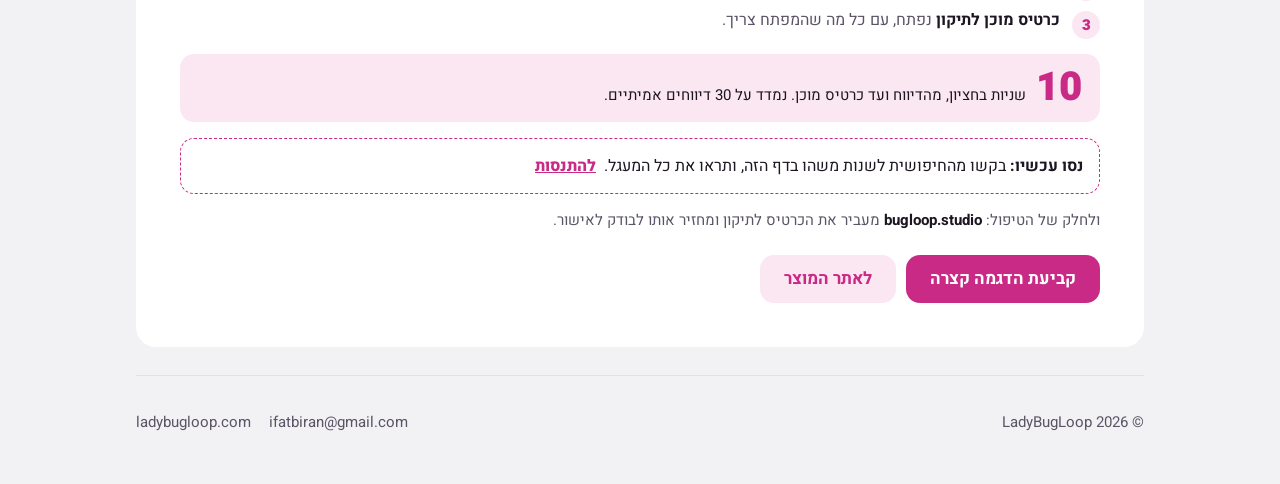
<file: landing/demo-lab/c/index.html>
<!doctype html>
<html lang="he" dir="rtl" data-opt="c">
<head>
<meta charset="utf-8">
<meta name="robots" content="noindex">
<meta name="viewport" content="width=device-width, initial-scale=1">
<meta name="color-scheme" content="light dark">
<title>LadyBugLoop | יפעת בירן</title>
<meta name="description" content="הקוד נכתב בקצב של בינה מלאכותית. דיווח הבאגים והטיפול בהם חייבים לעמוד באותו קצב. LadyBugLoop הופך תיאור של תקלה, בקול או בכתב, לכרטיס באג מלא ב־Jira או ב־GitHub, תוך פחות מ־30 שניות.">
<meta property="og:title" content="LadyBugLoop | יפעת בירן">
<meta property="og:description" content="מתיאור של תקלה, בקול או בכתב, לכרטיס באג מלא, תוך פחות מ־30 שניות.">
<meta property="og:url" content="https://ifatbiran.github.io/ladybugloop-intro/landing/">
<meta property="og:image" content="https://ifatbiran.github.io/ladybugloop-intro/poster.jpg">
<meta name="twitter:card" content="summary_large_image">
<link rel="preconnect" href="https://fonts.googleapis.com">
<link rel="preconnect" href="https://fonts.gstatic.com" crossorigin>
<link href="https://fonts.googleapis.com/css2?family=Heebo:wght@400;500;700;800;900&family=Montserrat:wght@400;500;600;700;800;900&display=swap" rel="stylesheet">
<script>document.documentElement.classList.add("js");</script>
<script>
/* saved light/dark choice, applied before paint; falls back to the system setting */
(function(){try{var t=localStorage.getItem('lbl-theme');if(t==='light'||t==='dark')document.documentElement.setAttribute('data-theme',t);}catch(e){}})();
</script>
<style>
/* LadyBugLoop design system (bugloop docs/DESIGN-SYSTEM.md): grey paper, flat white cards,
   ONE accent = logo pink, the logo disc is the only gradient, no glow, no emoji. */
:root{
  color-scheme:only light;
  --paper:#f2f2f4; --card:#ffffff; --hair:#e1e1e6; --xbg:#e3e3e8;
  --ink:#1c1622; --ink-2:#5b5466;
  --accent:#c92a86; --accent-ink:#ffffff; --accent-soft:#fbe7f2; --accent-hover:#a91f6f;
  --band:#1c1622; --band-ink:#f3eef7; --band-ink-2:#c9c0d4;
  --grad:linear-gradient(135deg,#ff5470 0%,#b829e3 100%);
  --radius:14px; --radius-lg:20px; --track:.14em;
  --ease:cubic-bezier(.22,.8,.3,1);
}
@media (prefers-color-scheme:dark){
  :root:not([data-theme="light"]){
    color-scheme:dark;
    --paper:#16131c; --card:#221d2b; --hair:#342d40; --xbg:#2e2838;
    --ink:#f3eef7; --ink-2:#b9b0c6;
    --accent:#f0569b; --accent-ink:#140e21; --accent-soft:#3a2033; --accent-hover:#ff74b0;
    --band:#2a2335; --band-ink:#f3eef7; --band-ink-2:#c9c0d4;
  }
}
:root[data-theme="dark"]{
  color-scheme:dark;
  --paper:#16131c; --card:#221d2b; --hair:#342d40; --xbg:#2e2838;
  --ink:#f3eef7; --ink-2:#b9b0c6;
  --accent:#f0569b; --accent-ink:#140e21; --accent-soft:#3a2033; --accent-hover:#ff74b0;
  --band:#2a2335; --band-ink:#f3eef7; --band-ink-2:#c9c0d4;
}
*{box-sizing:border-box;margin:0;padding:0}
html{scroll-behavior:smooth}
body{font-family:Heebo,sans-serif;font-size:17px;line-height:1.65;color:var(--ink);background:var(--paper);overflow-x:hidden;-webkit-font-smoothing:antialiased}
.wrap{max-width:1040px;margin:0 auto;padding:0 16px}
.en{direction:ltr;unicode-bidi:isolate}
a{color:inherit}
a:focus-visible{outline:3px solid var(--accent);outline-offset:3px;border-radius:6px}

/* lockup: always physically left */
.top{display:flex;direction:ltr;align-items:center;padding:20px 0}
.lockup{display:flex;align-items:center;gap:10px;text-decoration:none;min-height:44px}
.disc{width:40px;height:40px;border-radius:50%;background:var(--grad);display:grid;place-items:center;flex:none}
.disc svg{width:26px;height:26px}
/* logo hover (from /me/): a halo ring pulses out of the disc, the beetle spins a full turn (like the film opening) */
.disc{position:relative;transition:box-shadow .35s var(--ease)}
.disc:before{content:"";position:absolute;inset:0;border-radius:50%;border:2px solid var(--accent);opacity:0;pointer-events:none}
.disc svg{transition:transform .5s var(--ease)}
@keyframes lbl-ring{0%{transform:scale(.95);opacity:.6}100%{transform:scale(1.75);opacity:0}}
@keyframes lbl-wiggle{0%{transform:rotate(0) scale(1)}55%{transform:rotate(380deg) scale(1.18)}75%{transform:rotate(350deg) scale(1.12)}100%{transform:rotate(360deg) scale(1.12)}}
.lockup:focus-visible .disc,.lockup:active .disc{box-shadow:0 8px 22px -6px rgba(201,42,134,.75)}
.lockup:focus-visible .disc:before,.lockup:active .disc:before{animation:lbl-ring 1.4s ease-out infinite}
.lockup:focus-visible .disc svg,.lockup:active .disc svg{animation:lbl-wiggle 1.1s var(--ease) both}
@media (hover:hover){
  .lockup:hover .disc{box-shadow:0 8px 22px -6px rgba(201,42,134,.75)}
  .lockup:hover .disc:before{animation:lbl-ring 1.4s ease-out infinite}
  .lockup:hover .disc svg{animation:lbl-wiggle 1.1s var(--ease) both}
}
@media (prefers-reduced-motion:reduce){.lockup .disc:before,.lockup .disc svg{animation:none!important}}
.word{font-family:Montserrat,Heebo,sans-serif;font-weight:700;font-size:15px;letter-spacing:var(--track);color:var(--accent)}

.lang{margin-left:auto;font-size:15px;font-weight:700;color:var(--ink-2);text-decoration:none;min-height:44px;display:inline-flex;align-items:center;padding:0 4px}
@media (hover:hover){.lang:hover{color:var(--accent)}}
.thm{width:44px;height:44px;border:0;border-radius:50%;background:var(--xbg);color:var(--ink);display:grid;place-items:center;cursor:pointer;margin-left:8px;flex:none}
.thm svg{width:20px;height:20px}
.thm .sun{display:none}
:root[data-theme="dark"] .thm .sun{display:block}
:root[data-theme="dark"] .thm .moon{display:none}
@media (prefers-color-scheme:dark){:root:not([data-theme="light"]) .thm .sun{display:block}:root:not([data-theme="light"]) .thm .moon{display:none}}
.thm:focus-visible{outline:3px solid var(--accent);outline-offset:2px}
/* hero: who + the line + the ask, one card */
.hero{background:var(--card);border-radius:var(--radius-lg);padding:30px 22px 26px;margin-top:4px}
.name{font-weight:900;font-size:clamp(40px,9vw,68px);line-height:1;letter-spacing:-.025em}
.role{margin-top:10px;font-weight:700;font-size:clamp(18px,2.6vw,21px);color:var(--accent)}
.role .sub{display:block;text-align:right;font-weight:500;font-size:15px;color:var(--ink-2);margin-top:2px}
.tiles{display:grid;grid-template-columns:repeat(2,1fr);gap:10px;margin:24px 0 28px}
.tile{background:var(--paper);border-radius:var(--radius);padding:14px 14px 12px}
.tile b{display:block;font-weight:900;font-size:30px;line-height:1.05;color:var(--accent);direction:ltr;unicode-bidi:isolate;text-align:right}
.tile>span{display:block;font-size:14px;line-height:1.4;color:var(--ink-2);margin-top:6px}
h1{font-weight:900;font-size:clamp(28px,5.4vw,46px);line-height:1.15;letter-spacing:-.015em;padding-top:24px;border-top:1px solid var(--hair)}
h1 .acc{color:var(--accent)}
.lead{font-size:clamp(17px,2.2vw,19px);color:var(--ink-2);margin-top:14px;max-width:720px}
.cta{display:flex;flex-wrap:wrap;gap:10px;margin-top:24px}
.btn{display:inline-flex;align-items:center;justify-content:center;gap:8px;min-height:48px;padding:10px 24px;border-radius:var(--radius);font-weight:700;font-size:17px;text-decoration:none;transition:background-color .2s var(--ease),transform .2s var(--ease)}
.btn svg{width:16px;height:16px;flex:none}
.btn.pri{background:var(--accent);color:var(--accent-ink)}
.btn.sec{background:var(--accent-soft);color:var(--accent)}
.btn.neu{background:var(--xbg);color:var(--ink)}
@media (hover:hover){.btn.pri:hover{background:var(--accent-hover)}.btn:hover{transform:translateY(-2px)}}
.btn:active{transform:scale(.98)}
@media (min-width:760px){.hero{padding:44px 44px 40px}.tiles{grid-template-columns:repeat(4,1fr)}}

/* film */
.film{margin-top:16px;background:var(--card);border-radius:var(--radius-lg);padding:10px;scroll-margin-top:16px}
.film video{display:block;width:100%;aspect-ratio:16/9;border-radius:var(--radius);background:#000}
.film-cap{font-size:15px;color:var(--ink-2);padding:10px 8px 4px}

/* sections */
section.blk{padding:40px 0 0}
.kicker{font-size:14px;font-weight:800;letter-spacing:.06em;color:var(--accent);margin-bottom:8px}
h2{font-weight:800;font-size:clamp(24px,4.2vw,34px);line-height:1.2;letter-spacing:-.01em}
.card{background:var(--card);border-radius:var(--radius-lg);padding:28px 22px}
@media (min-width:760px){.card{padding:38px 40px}}

/* inside view: her quote */
.quote{font-weight:800;font-size:clamp(21px,3.6vw,28px);line-height:1.35;padding-inline-start:18px;border-inline-start:4px solid var(--accent)}
.facts{display:grid;gap:0;margin-top:22px}
.fact{padding:14px 0;border-top:1px solid var(--hair)}
.fact h3{font-weight:800;font-size:17px}
.fact p{color:var(--ink-2);font-size:16px}
@media (min-width:760px){.facts{grid-template-columns:repeat(3,1fr);gap:0 32px}}

/* problem */
.problem{display:grid;gap:22px}
.problem p{color:var(--ink-2);margin-top:12px;max-width:560px}
.stat{display:flex;flex-direction:column;justify-content:center;gap:4px;background:var(--accent-soft);border-radius:var(--radius);padding:20px}
.stat .num{font-weight:900;font-size:clamp(60px,13vw,88px);line-height:1;color:var(--accent);direction:ltr;unicode-bidi:isolate;text-align:right}
.stat .lbl{font-weight:700}
.stat .src{font-size:14px;color:var(--ink-2)}
@media (min-width:760px){.problem{grid-template-columns:1.6fr 1fr;align-items:center}}

/* steps */
.steps{display:grid;gap:12px;margin-top:22px;counter-reset:s}
.step{position:relative;padding-top:66px}
.step::before{counter-increment:s;content:"0" counter(s);position:absolute;top:22px;right:22px;font-weight:900;font-size:34px;line-height:1;color:transparent;-webkit-text-stroke:1.5px var(--accent)}
.step h3{font-weight:800;font-size:20px;margin-bottom:6px}
.step p{color:var(--ink-2);font-size:16px}
@media (min-width:760px){.steps{grid-template-columns:repeat(3,1fr)}.step::before{right:40px;top:32px}.step{padding-top:82px}}
.loop{display:flex;flex-wrap:wrap;gap:6px 14px;align-items:center;margin-top:12px;padding:18px 22px;border-radius:var(--radius-lg);border:1.5px dashed var(--hair);color:var(--ink-2);font-size:16px}
.loop b{color:var(--ink)}
.tag{font-size:13px;font-weight:700;background:var(--xbg);color:var(--ink-2);padding:3px 10px;border-radius:999px}

/* ask band */
.ask{margin-top:40px;background:var(--band);color:var(--band-ink);border-radius:var(--radius-lg);padding:32px 22px}
.ask h2{color:var(--band-ink)}
.ask ul{list-style:none;margin:16px 0 24px;display:grid;gap:8px}
.ask li{color:var(--band-ink-2);padding-inline-start:22px;position:relative}
.ask li::before{content:"";position:absolute;inset-inline-start:2px;top:.62em;width:9px;height:9px;border-radius:50%;background:var(--accent)}
.ask .btn.ghost{background:transparent;color:var(--band-ink);box-shadow:inset 0 0 0 1.5px var(--band-ink-2)}
@media (min-width:760px){.ask{padding:44px 44px}}

footer{margin-top:28px;padding:24px 0 40px;border-top:1px solid var(--hair);display:flex;flex-wrap:wrap;gap:6px 22px;justify-content:space-between;align-items:center;color:var(--ink-2);font-size:15px}
footer nav{display:flex;flex-wrap:wrap;gap:0 18px}
footer a{text-decoration:none;min-height:44px;display:inline-flex;align-items:center}
@media (hover:hover){footer a:hover{color:var(--accent)}}

/* one load reveal, transform/opacity only */
.rv{opacity:0;transform:translateY(14px);animation:up .6s var(--ease) forwards}
@keyframes up{to{opacity:1;transform:none}}
@media (prefers-reduced-motion:reduce){.rv{animation:none;opacity:1;transform:none}.btn{transition:none}}

/* v3: half me, marketing lines, half product */
.me-q{margin-top:18px;font-weight:700;font-size:clamp(17px,2.3vw,19px);line-height:1.5;padding-inline-start:14px;border-inline-start:4px solid var(--accent)}
.me .cta{margin-top:18px}
.me .tiles{margin:22px 0 0}
.does{margin-top:12px;font-size:clamp(17px,2.2vw,19px);font-weight:500}
.vlen{font-size:14px;font-weight:700;color:var(--ink-2);margin:18px 2px 0}
.lines{padding:44px 4px 40px;text-align:center}
.lines .big{font-weight:900;font-size:clamp(27px,5.2vw,44px);line-height:1.15;letter-spacing:-.015em}
.lines .big .acc{color:var(--accent)}
.lines .pain{margin:16px auto 0;max-width:560px;font-size:clamp(17px,2.3vw,19px);color:var(--ink-2)}
.prod .pname{text-align:right;font-weight:900;font-size:clamp(30px,6vw,44px);letter-spacing:-.01em;line-height:1.1}
.prod .pname .bug{color:var(--accent)}
.prod .tag1{color:var(--ink-2);margin-top:6px;font-size:clamp(17px,2.2vw,19px)}
.prod .film{background:var(--paper);margin-top:18px}
.how{list-style:none;display:grid;gap:10px;margin-top:20px;counter-reset:h}
.how li{display:flex;gap:12px;align-items:baseline;font-size:16px;color:var(--ink-2)}
.how li::before{counter-increment:h;content:counter(h);flex:none;width:28px;height:28px;border-radius:50%;background:var(--accent-soft);color:var(--accent);font-weight:900;font-size:15px;display:grid;place-items:center;transform:translateY(5px)}
.how b{color:var(--ink)}
.kpi{display:flex;align-items:baseline;gap:10px;margin-top:20px;padding:14px 16px;border-radius:var(--radius);background:var(--accent-soft)}
.kpi b{font-weight:900;font-size:40px;line-height:1;color:var(--accent);direction:ltr;unicode-bidi:isolate}
.kpi span{font-size:15px;color:var(--ink)}
.studio{margin-top:14px;font-size:15px;color:var(--ink-2)}
.studio b{color:var(--ink)}
.prod .cta{margin-top:22px}
.try{margin-top:16px;padding:14px 16px;border-radius:var(--radius);border:1.5px dashed var(--accent);font-size:16px}
.try a{color:var(--accent);font-weight:800;margin-inline-start:4px}
@media (min-width:760px){.prod{padding:44px}}
</style>
<link rel="stylesheet" href="../lab.css">
<link rel="stylesheet" href="demo.css">
</head>
<body>
<div class="wrap">

<header class="top">
  <a class="lockup" href="https://ladybugloop.com/" target="_blank" rel="noopener" aria-label="LadyBugLoop">
    <span class="disc" aria-hidden="true">
      <svg xmlns="http://www.w3.org/2000/svg" viewBox="0 0 24 24" fill="none" aria-hidden="true">
        <ellipse cx="12" cy="13" rx="7.5" ry="8" fill="#ffffff"/>
        <path d="M12 5.5c-1.6 0-3 .7-4 1.8.9 1.1 2.4 1.7 4 1.7s3.1-.6 4-1.7c-1-1.1-2.4-1.8-4-1.8z" fill="#2a1240"/>
        <path d="M12 5v16" stroke="#2a1240" stroke-width="1.2"/>
        <circle cx="8.6" cy="12" r="1.15" fill="#2a1240"/>
        <circle cx="15.4" cy="12" r="1.15" fill="#2a1240"/>
        <circle cx="8.2" cy="16" r="1.05" fill="#2a1240"/>
        <circle cx="15.8" cy="16" r="1.05" fill="#2a1240"/>
        <circle cx="10" cy="3.6" r="1.3" fill="#2a1240"/>
        <circle cx="14" cy="3.6" r="1.3" fill="#2a1240"/>
      </svg>
    </span>
    <span class="word">LADYBUGLOOP</span>
  </a>
  <a class="lang en" href="../../en/" hreflang="en" lang="en">English</a>
  <button type="button" class="thm" aria-label="מצב בהיר או כהה"><svg class="moon" viewBox="0 0 24 24" fill="none" stroke="currentColor" stroke-width="2" stroke-linecap="round" stroke-linejoin="round" aria-hidden="true"><path d="M21 12.8A9 9 0 1 1 11.2 3a7 7 0 0 0 9.8 9.8z"/></svg><svg class="sun" viewBox="0 0 24 24" fill="none" stroke="currentColor" stroke-width="2" stroke-linecap="round" aria-hidden="true"><circle cx="12" cy="12" r="4.5"/><path d="M12 2v2M12 20v2M2 12h2M20 12h2M4.9 4.9l1.4 1.4M17.7 17.7l1.4 1.4M4.9 19.1l1.4-1.4M17.7 6.3l1.4-1.4"/></svg></button>
</header>

<main>
  <!-- half 1: me -->
  <section class="hero me">
    <div class="name rv">יפעת בירן</div>
    <div class="role rv" style="animation-delay:.06s">יזמת טכנולוגית ומייסדת <span class="en">LadyBugLoop</span><span class="sub en">Senior Program Manager</span></div>
    <p class="does rv" style="animation-delay:.09s">בונה את <span class="en">LadyBugLoop</span>: מתיאור באג, בקול או בכתב, לכרטיס מוכן לתיקון.</p>
    <div class="cta rv" style="animation-delay:.24s">
      <a class="btn pri" href="mailto:ifatbiran@gmail.com?subject=LadyBugLoop%20demo">קביעת הדגמה קצרה</a>
      <a class="btn neu" href="https://www.linkedin.com/in/ifat-biran-5b65063/" target="_blank" rel="noopener"><span class="en">LinkedIn</span></a>
      <a class="btn neu" href="../../../me/">עוד עליי</a>
    </div>
    <div class="tiles rv" style="animation-delay:.12s">
      <div class="tile"><b>26+</b><span>שנים בתוכנה</span></div>
      <div class="tile"><b>10+</b><span>שנים בהובלת <span class="en">QA</span></span></div>
      <div class="tile"><b>6+</b><span>שנים בניהול תוכניות</span></div>
      <div class="tile"><b>5</b><span>מוצרים בפיתוח</span></div>
    </div>
    <p class="me-q rv" style="animation-delay:.18s">ליוויתי וניהלתי את כל מחזור חיי הפיתוח של המוצר, וראיתי בדיוק איפה הדברים נופלים.</p>
  </section>

  <!-- between: the marketing lines -->
  <section class="lines">
    <p class="big sr">הקוד נכתב בקצב של בינה מלאכותית.<br>דיווח הבאגים והטיפול בהם חייבים לעמוד <span class="acc">באותו קצב.</span></p>
    <p class="pain sr">פרט אחד חסר בדיווח, ושני צוותים עוסקים בהבהרות במקום בתיקון.</p>
  </section>

  <!-- half 2: the product -->
  <section class="card prod">
    <div class="pname en">Lady<span class="bug">Bug</span>Loop</div>
    <p class="tag1">מתיאור קצר, בקול או בכתב, לכרטיס באג מלא ב־<span class="en">Jira</span> או ב־<span class="en">GitHub</span>.</p>
    <p class="vlen">סרטון, דקה וחצי</p>
    <div class="film sr" id="film" style="margin-top:8px">
      <video controls preload="metadata" playsinline poster="../../../poster-start.jpg">
        <source src="../../../film.mp4" type="video/mp4">
      </video>
    </div>
    <ol class="how">
      <li class="sr"><span><b>הבודק מתאר</b>, בקול או בכתב. המסך, השגיאות וההקלטה נשמרים לבד.</span></li>
      <li class="sr"><span><b>סוכן שואל שאלת המשך</b> כשחסר פרט.</span></li>
      <li class="sr"><span><b>כרטיס מוכן לתיקון</b> נפתח, עם כל מה שהמפתח צריך.</span></li>
    </ol>
    <div class="kpi sr"><b>10</b><span>שניות בחציון, מהדיווח ועד כרטיס מוכן. נמדד על 30 דיווחים אמיתיים.</span></div>
    <p class="try sr"><b>נסו עכשיו:</b> בקשו מהחיפושית לשנות משהו בדף הזה, ותראו את כל המעגל. <a href="#" data-demo-open>להתנסות</a></p>
    <p class="studio sr">ולחלק של הטיפול: <b class="en">bugloop.studio</b> מעביר את הכרטיס לתיקון ומחזיר אותו לבודק לאישור.</p>
    <div class="cta sr">
      <a class="btn pri" href="mailto:ifatbiran@gmail.com?subject=LadyBugLoop%20demo">קביעת הדגמה קצרה</a>
      <a class="btn sec" href="https://ladybugloop.com/" target="_blank" rel="noopener">לאתר המוצר</a>
    </div>
  </section>
</main>

<footer>
  <span>© 2026 <span class="en">LadyBugLoop</span></span>
  <nav>
    <a class="en" href="mailto:ifatbiran@gmail.com">ifatbiran@gmail.com</a>
    <a class="en" href="https://ladybugloop.com/" target="_blank" rel="noopener">ladybugloop.com</a>

  </nav>
</footer>

</div>
<script src="../lab.js" defer></script>
<script src="demo.js" defer></script>
<script>
(function(){var b=document.querySelector('.thm');if(!b)return;var r=document.documentElement;
function cur(){var t=r.getAttribute('data-theme');if(t)return t;return (window.matchMedia&&matchMedia('(prefers-color-scheme: dark)').matches)?'dark':'light';}
b.setAttribute('aria-pressed',cur()==='dark'?'true':'false');
b.addEventListener('click',function(){var n=cur()==='dark'?'light':'dark';r.setAttribute('data-theme',n);b.setAttribute('aria-pressed',n==='dark'?'true':'false');try{localStorage.setItem('lbl-theme',n);}catch(e){}});})();
</script>
</body>
</html>
</file>
<file: landing/demo-lab/lab.css>
/* demo-lab shared styles. Tokens come from the page (:root vars). Motion = transform/opacity/clip-path only. */

/* floating ladybug */
.dm-fab{position:fixed;right:16px;bottom:16px;z-index:70;width:60px;height:60px;border:0;border-radius:50%;padding:0;cursor:pointer;
  background:var(--grad);display:grid;place-items:center;box-shadow:0 10px 24px -10px rgba(0,0,0,.45);transition:transform .25s var(--ease)}
.dm-fab svg{width:36px;height:36px}
.dm-fab:focus-visible{outline:3px solid var(--accent);outline-offset:3px}
@media (hover:hover){.dm-fab:hover{transform:scale(1.07)}.dm-fab:hover svg{animation:lbWig .9s var(--ease)}}
.dm-fab:active{transform:scale(.94)}
.dm-fab[aria-expanded="true"] .dm-pulse{display:none}
.dm-fab .dm-pulse{position:absolute;inset:-6px;border-radius:50%;border:2px solid var(--accent);opacity:0;animation:lbPulse 2.4s var(--ease) 1.2s 3}
.dm-fab.wig svg{animation:lbWig .9s var(--ease)}
@keyframes lbPulse{0%{opacity:.7;transform:scale(.9)}100%{opacity:0;transform:scale(1.3)}}
@keyframes lbWig{0%{transform:rotate(0)}30%{transform:rotate(-16deg)}60%{transform:rotate(12deg)}100%{transform:rotate(0)}}
.dm-hint{position:fixed;right:84px;bottom:28px;z-index:70;max-width:210px;background:var(--band);color:var(--band-ink);font-size:15px;font-weight:700;line-height:1.35;
  padding:10px 14px;border-radius:14px;opacity:0;transform:translateX(8px);transition:opacity .35s var(--ease),transform .35s var(--ease);pointer-events:none}
.dm-hint.dm-on{opacity:1;transform:none}

.lb-caret{display:inline-block;width:0;height:1em;box-shadow:0 0 0 1px var(--accent);vertical-align:-2px;animation:lbBlink 1s steps(1) infinite}
@keyframes lbBlink{50%{opacity:0}}

/* ring around the target */
.lb-ring{position:absolute;z-index:40;border:3px solid var(--accent);border-radius:50%;opacity:0;transform:scale(1.5);pointer-events:none;transition:transform .6s var(--ease),opacity .4s var(--ease)}
.lb-ring.on{opacity:1;transform:none}

/* flying ghost */
.lb-ghost{position:fixed;z-index:95;pointer-events:none;will-change:transform;transform-origin:center}
.lb-ghost.disc-g{border-radius:50%;background:var(--grad);display:grid;place-items:center}
.lb-ghost.disc-g svg{width:70%;height:70%}
.lb-ghost.card-g{background:var(--card);border:1.5px solid var(--accent);border-radius:12px;box-shadow:0 12px 28px -14px rgba(0,0,0,.5);overflow:hidden}

/* the change itself */
html.dm-c .btn.pri{background:var(--dm-c)!important;color:#fff!important}
.btn.pri{transition:background-color .6s var(--ease),transform .2s var(--ease)}
.lb-flash{animation:lbFlash .8s var(--ease)}
@keyframes lbFlash{40%{transform:scale(1.1)}}

/* mini screenshot: drawn, not described */
.ms{border-radius:10px;overflow:hidden;background:var(--paper);border:1.5px solid var(--hair);aspect-ratio:16/8;position:relative;--c:var(--accent)}
.ms-bar{height:14%;min-height:9px;background:var(--xbg);display:flex;align-items:center;gap:3px;padding:0 6px}
.ms-bar i{width:5px;height:5px;border-radius:50%;background:var(--hair);display:block}
.ms-pg{position:absolute;inset:14% 0 0;padding:9% 8%}
.ms-h{display:block;height:9%;width:46%;background:var(--ink);opacity:.8;border-radius:3px}
.ms-l{display:block;height:6%;width:76%;background:var(--hair);border-radius:3px;margin-top:6%}
.ms-l.w2{width:58%;margin-top:4%}
.ms-btn{position:absolute;inset-inline-start:8%;bottom:14%;width:34%;height:20%;border-radius:6px;background:var(--c)}
.ms-mark{position:absolute;inset-inline-start:4%;bottom:6%;width:42%;height:36%;border:2px solid var(--accent);border-radius:50%;opacity:0;transform:scale(1.7);transition:transform .5s var(--ease) .15s,opacity .3s .15s}
.ms.on .ms-mark{opacity:1;transform:none}
.ms.on.pink .ms-mark{border-color:#ff5470}

/* ---- page motion outside the demo ---- */
.js .sr{opacity:0;transform:translateY(18px);transition:opacity .6s var(--ease),transform .6s var(--ease)}
.js .sr.in{opacity:1;transform:none}
.kpi b{display:inline-block;min-width:2.1ch}
@media (hover:hover){
  .tile{transition:transform .25s var(--ease),background-color .25s var(--ease)}
  .tile:hover{transform:translateY(-3px);background:var(--accent-soft)}
  .how li::before{transition:transform .25s var(--ease)}
  .how li:hover::before{transform:translateY(5px) scale(1.18)}
  .kpi b{transition:transform .3s var(--ease);transform-origin:right center}
  .kpi:hover b{transform:scale(1.12)}
  .film{transition:transform .35s var(--ease)}
  .film:hover{transform:translateY(-2px)}
  .try a{display:inline-block;transition:transform .2s var(--ease)}
  .try a:hover{transform:translateX(-3px)}
}

@media (prefers-reduced-motion:reduce){
  .js .sr{opacity:1;transform:none;transition:none}
  .dm-fab,.dm-hint,.tile,.film,.kpi b,.try a,.how li::before,.lb-ring,.ms-mark,.btn.pri{transition:none!important}
  .dm-fab .dm-pulse,.dm-fab svg,.lb-caret,.lb-flash{animation:none!important}
  .lb-ring{transform:none}.ms-mark{transform:none}
}
</file>
<file: landing/demo-lab/a/demo.css>
/* Option A: mini product window. transform/opacity only for motion. */
.aw{position:fixed;left:12px;right:12px;bottom:88px;z-index:80;max-width:400px;margin-left:auto;height:clamp(300px,calc(100vh - 262px),540px);height:clamp(300px,calc(100dvh - 262px),540px);
  display:flex;flex-direction:column;background:var(--card);color:var(--ink);border-radius:18px;border:1.5px solid var(--hair);
  box-shadow:0 28px 64px -22px rgba(0,0,0,.55);overflow:hidden;transform-origin:right bottom;opacity:0;transform:scale(.35) translateY(30px);
  transition:transform .4s var(--ease),opacity .25s var(--ease)}
.aw.open{opacity:1;transform:none}
.aw-bar{display:flex;align-items:center;gap:8px;padding:10px 12px;background:var(--paper);border-bottom:1.5px solid var(--hair);flex:none}
.aw-dots{display:flex;gap:5px;direction:ltr}
.aw-dots i{width:9px;height:9px;border-radius:50%;background:var(--hair);display:block}
.aw-dots i:first-child{background:var(--accent)}
.aw-bar .disc{width:26px;height:26px}.aw-bar .disc svg{width:17px;height:17px}
.aw-ttl{font-family:Montserrat,Heebo,sans-serif;font-weight:700;font-size:13px;letter-spacing:.08em;color:var(--accent);flex:1;direction:ltr;text-align:right}
.aw-tag{font-size:12px;font-weight:700;background:var(--xbg);color:var(--ink-2);padding:2px 8px;border-radius:999px}
.aw-x{width:36px;height:36px;border:0;border-radius:50%;background:var(--xbg);color:var(--ink);font-size:20px;line-height:1;cursor:pointer;transition:transform .2s var(--ease)}
.aw-x:hover{transform:rotate(90deg)}
.aw-prog{display:grid;grid-template-columns:repeat(4,1fr);gap:6px;list-style:none;padding:10px 14px 0;flex:none}
.aw-prog li{position:relative;font-size:12px;font-weight:700;color:var(--ink-2);text-align:center;padding-top:7px}
.aw-prog li::before{content:"";position:absolute;top:0;left:0;right:0;height:3px;border-radius:2px;background:var(--hair)}
.aw-prog li::after{content:"";position:absolute;top:0;left:0;right:0;height:3px;border-radius:2px;background:var(--accent);transform:scaleX(0);transform-origin:right;transition:transform .5s var(--ease)}
.aw-prog li.now,.aw-prog li.done{color:var(--ink)}
.aw-prog li.now{color:var(--accent)}
.aw-prog li.now::after,.aw-prog li.done::after{transform:scaleX(1)}
.aw-stage{flex:1;min-height:0;overflow:auto;padding:12px 14px 14px;position:relative}
.aw-b h4{font-weight:900;font-size:22px;line-height:1.15;margin-bottom:10px}
.aw-b p{font-size:16px;color:var(--ink-2)}
.aw-sw{display:flex;flex-wrap:wrap;gap:6px}
.aw-sw button{display:inline-flex;align-items:center;gap:6px;min-height:40px;padding:4px 12px 4px 9px;border:2px solid var(--hair);border-radius:999px;background:var(--card);color:var(--ink);font:inherit;font-size:14px;font-weight:700;cursor:pointer;transition:transform .2s var(--ease),border-color .2s}
.aw-sw button i{width:16px;height:16px;border-radius:50%;flex:none}
.aw-sw button[aria-pressed="true"]{border-color:var(--ink);transform:scale(1.04)}
@media (hover:hover){.aw-sw button:hover{transform:translateY(-2px)}}
.aw-chat{display:flex;align-items:flex-end;gap:10px;margin-top:14px;min-height:76px}
.aw-bub{flex:1;height:76px;overflow:hidden;background:var(--accent-soft);color:var(--ink);border-radius:16px 16px 4px 16px;padding:11px 14px;font-size:16px;font-weight:600}
.aw-thumb{width:96px;flex:none;opacity:0;transform:scale(.6) translateY(10px);transform-origin:left bottom;transition:transform .45s var(--ease),opacity .3s}
.aw-thumb.on{opacity:1;transform:none}
.aw-thumb .ms{aspect-ratio:16/10}
.aw-row{display:flex;flex-wrap:wrap;gap:8px;margin-top:12px}
.aw-row .btn{min-height:44px;padding:8px 20px;font-size:16px;border:0;cursor:pointer;font-family:inherit}
.aw-row .btn[disabled]{opacity:.45;cursor:default}

/* the ticket card: same node for beat 2 and 3 */
.aw-card{border:1.5px solid var(--hair);border-radius:14px;padding:10px 12px 12px;background:var(--card);position:relative;opacity:0;transform:translateY(10px);transition:opacity .35s var(--ease),transform .35s var(--ease)}
.aw-card.in{opacity:1;transform:none}
.aw-card.gone{opacity:0;transform:scale(.9)}
.aw-ch{display:flex;align-items:center;justify-content:space-between;margin-bottom:8px}
.aw-tt{display:grid;font-weight:800;font-size:14px}
.aw-tt span{grid-area:1/1;transition:opacity .4s var(--ease),transform .4s var(--ease)}
.aw-tt .k1{color:var(--accent)}
.aw-tt .k2{opacity:0;transform:translateY(8px);direction:ltr;text-align:right;color:var(--accent)}
.aw-card.pr .k1{opacity:0;transform:translateY(-8px)}.aw-card.pr .k2{opacity:1;transform:none}
.aw-id{font-size:12px;font-weight:800;background:var(--accent-soft);color:var(--accent);padding:1px 9px;border-radius:999px;direction:ltr}
.aw-card .ms{aspect-ratio:16/5.6}
.aw-t{display:block;font-size:15px;margin:9px 0 8px}
.aw-st{display:grid}
.aw-st>*{grid-area:1/1}
.aw-rows{display:grid;gap:6px;align-content:start;transition:opacity .3s}
.aw-rows i{display:block;height:8px;border-radius:4px;background:var(--hair);transform:scaleX(0);transform-origin:right}
.aw-rows i:nth-child(2){width:80%}.aw-rows i:nth-child(3){width:58%}
.aw-card.in .aw-rows i{transform:none;transition:transform .5s var(--ease) .5s}
.aw-card.in .aw-rows i:nth-child(2){transition-delay:.62s}.aw-card.in .aw-rows i:nth-child(3){transition-delay:.74s}
.aw-card.pr .aw-rows{opacity:0}
.aw-chk{list-style:none;display:flex;gap:14px;flex-wrap:wrap;align-content:start;opacity:0;transition:opacity .3s}
.aw-card.pr .aw-chk{opacity:1}
.aw-chk li{display:flex;align-items:center;gap:6px;font-size:14px;font-weight:700;color:var(--ink-2)}
.aw-chk li::before{content:"";width:16px;height:16px;border-radius:50%;border:2px solid var(--hair);transition:background-color .3s,border-color .3s}
.aw-chk li.ok{color:var(--ink)}.aw-chk li.ok::before{background:var(--accent);border-color:var(--accent)}
.aw-merged{position:absolute;top:-10px;inset-inline-start:12px;background:var(--accent);color:var(--accent-ink);font-size:12px;font-weight:800;padding:2px 10px;border-radius:999px;opacity:0;transform:scale(.6);transition:transform .45s var(--ease),opacity .3s}
.aw-card.merged .aw-merged{opacity:1;transform:none}
.aw-cap{margin-top:10px;font-size:15px;font-weight:700;color:var(--ink);min-height:44px}
.aw-n{color:var(--accent);direction:ltr;unicode-bidi:isolate;display:inline-block;min-width:2.4ch;text-align:right}
.aw-chip{display:inline-block;font-size:12.5px;font-weight:800;color:var(--accent);background:var(--accent-soft);padding:2px 10px;border-radius:999px;margin-bottom:3px}
.aw-gtxt{padding:10px 12px;font-size:15px;font-weight:700;color:var(--ink)}
.aw-b4 h4{font-size:26px}
.aw-b4 p{font-size:17px}

/* page motion specific to A */
.js .how li.sr{transform:translateX(var(--dx,22px))}
.js .how li.sr.in{transform:none}

@media (max-height:700px){
  .aw-bub{height:66px;font-size:15px;padding:8px 12px}.aw-sw button{min-height:38px;padding:3px 9px 3px 7px;font-size:13px;gap:5px}.aw-sw{gap:5px}
  .aw-card.pr .ms{display:none}
  .aw-card .ms{aspect-ratio:16/2.6}.aw-stage{padding:8px 14px 10px}.aw-card{padding:8px 12px 10px}.aw-ch{margin-bottom:4px}.aw-t{margin:5px 0 6px;font-size:14px}.aw-cap{font-size:14px}.aw-row .btn{min-height:40px}.aw-chip{margin-bottom:0}.aw-b h4{font-size:19px;margin-bottom:6px}.aw-chat{margin-top:8px;min-height:60px}.aw-cap{min-height:0;margin-top:6px}.aw-row{margin-top:8px}
}
@media (max-height:620px){.aw-prog li{font-size:0;padding-top:0;height:3px}.aw-prog{padding-top:8px}}
@media (min-width:760px){.aw{width:400px}}
@media (prefers-reduced-motion:reduce){
  .aw,.aw-x,.aw-sw button,.aw-thumb,.aw-card,.aw-tt span,.aw-rows i,.aw-merged,.aw-prog li::after,.aw-chk,.aw-chk li::before{transition:none!important}
  .aw-rows i{transform:none}.aw-thumb{opacity:1;transform:none}
}

.aw[hidden]{display:none}
</file>
<file: landing/demo-lab/b/demo.css>
/* Option B: loop diagram. transform/opacity only for motion. */
.bd{--H:clamp(430px,calc(100vh - 110px),560px);--H:clamp(430px,calc(100dvh - 110px),560px);--S:clamp(190px,calc(var(--H) - 280px),270px);--R:calc(var(--S)/2 - 19px);
  position:fixed;left:12px;right:12px;bottom:88px;z-index:80;max-width:400px;margin-left:auto;height:var(--H);display:flex;flex-direction:column;
  background:var(--card);color:var(--ink);border-radius:20px;border:1.5px solid var(--hair);box-shadow:0 28px 64px -22px rgba(0,0,0,.55);padding:0 14px 12px;
  transform-origin:right bottom;opacity:0;transform:scale(.35) translateY(30px);transition:transform .45s var(--ease),opacity .25s var(--ease)}
.bd.open{opacity:1;transform:none}
.bd.open.low{transform:translateY(calc(var(--H) - 244px))}
.bd-bar{display:flex;align-items:center;gap:8px;padding:9px 0;flex:none}
.bd-bar .disc{width:26px;height:26px}.bd-bar .disc svg{width:17px;height:17px}
.bd-ttl{font-family:Montserrat,Heebo,sans-serif;font-weight:700;font-size:13px;letter-spacing:.08em;color:var(--accent);flex:1;direction:ltr;text-align:right}
.bd-tag{font-size:12px;font-weight:700;background:var(--xbg);color:var(--ink-2);padding:2px 8px;border-radius:999px}
.bd-x{width:36px;height:36px;border:0;border-radius:50%;background:var(--xbg);color:var(--ink);font-size:20px;line-height:1;cursor:pointer;transition:transform .2s var(--ease)}
.bd-x:hover{transform:rotate(90deg)}

.bd-ring{position:relative;height:var(--S);flex:none;margin-top:14px;order:3}
.bd-bar{order:0}.bd-cap{order:1}.bd-ctl{order:2}
.bd-arcs{position:absolute;left:50%;top:0;width:var(--S);height:var(--S);transform:translateX(-50%);overflow:visible}
.bd-arcs path{fill:none;stroke:var(--hair);stroke-width:3;stroke-linecap:round;transition:stroke .5s var(--ease)}
.bd-arcs path.lit{stroke:var(--accent)}
.bd-n{position:absolute;width:38px;height:38px;margin:-19px 0 0 -19px;z-index:2}
.bd-n.n0{left:50%;top:19px}
.bd-n.n1{left:calc(50% + var(--R));top:50%}
.bd-n.n2{left:50%;top:calc(100% - 19px)}
.bd-n.n3{left:calc(50% - var(--R));top:50%}
.bd-dot{position:relative;width:38px;height:38px;border-radius:50%;background:var(--card);border:2px solid var(--hair);color:var(--ink-2);display:grid;place-items:center;transition:background-color .4s var(--ease),border-color .4s var(--ease),color .4s var(--ease)}
.bd-dot svg{width:18px;height:18px}
.bd-n.now .bd-dot{border-color:var(--accent);color:var(--accent)}
.bd-n.now .bd-dot::after{content:"";position:absolute;inset:-2px;border-radius:50%;border:2px solid var(--accent);animation:bdPing 1.5s var(--ease) infinite}
.bd-n.done .bd-dot{background:var(--accent);border-color:var(--accent);color:var(--accent-ink)}
@keyframes bdPing{0%{transform:scale(1);opacity:.7}100%{transform:scale(1.7);opacity:0}}
.bd-lb{position:absolute;font-size:12.5px;font-weight:800;color:var(--ink-2);white-space:nowrap;background:var(--card);padding:0 4px;border-radius:6px}
.bd-n.n0 .bd-lb,.bd-n.n2 .bd-lb{left:44px;top:10px}
.bd-n.n1 .bd-lb,.bd-n.n3 .bd-lb{left:50%;top:42px;transform:translateX(-50%)}
.bd-n.now .bd-lb,.bd-n.done .bd-lb{color:var(--ink)}

.bd-c{position:absolute;left:50%;top:50%;width:calc(var(--S) - 112px);min-width:84px;height:calc(var(--S) - 112px);min-height:84px;transform:translate(-50%,-50%) scale(.7);opacity:0;display:grid;place-items:center;transition:transform .45s var(--ease),opacity .3s var(--ease)}
.bd-c.on{opacity:1;transform:translate(-50%,-50%)}
.bd-c .disc{width:58px;height:58px}.bd-c .disc svg{width:38px;height:38px}
.bd-sh{width:100%}.bd-sh .ms{aspect-ratio:16/10}
.bd-pr{width:100%;border:1.5px solid var(--hair);border-radius:10px;padding:6px 8px;background:var(--card);display:grid;gap:5px}
.bd-pr b{font-size:11px;direction:ltr;text-align:right;color:var(--accent)}
.bd-pr i{display:block;height:7px;border-radius:4px;background:var(--hair);transform-origin:right;transition:background-color .3s}
.bd-pr i:nth-of-type(2){width:80%}.bd-pr i:nth-of-type(3){width:60%}
.bd-pr i.ok{background:var(--accent)}

.bd-tok{position:absolute;left:50%;top:50%;width:30px;height:24px;margin:-12px 0 0 -15px;z-index:3;border-radius:8px;background:var(--accent);box-shadow:0 8px 16px -8px rgba(0,0,0,.5);will-change:transform;display:grid;place-items:center}
.bd-tok.t-rep{border-radius:12px 12px 3px 12px}
.bd-tok.t-tkt{border-radius:6px;background:var(--card);border:2px solid var(--accent)}
.bd-tok.t-tkt::after{content:"";width:14px;height:3px;border-radius:2px;background:var(--accent);box-shadow:0 5px 0 var(--accent)}
.bd-tok.t-pr::after{content:"";width:8px;height:8px;border-radius:50%;border:2px solid var(--accent-ink)}
.bd-tok.t-ok{border-radius:50%;width:26px;height:26px;margin:-13px 0 0 -13px}
.bd-tok.t-ok::after{content:"";width:9px;height:5px;border-left:2.5px solid var(--accent-ink);border-bottom:2.5px solid var(--accent-ink);transform:rotate(-45deg) translate(1px,-1px)}

.bd-cap{flex:none;margin-top:8px;height:96px;overflow:hidden}
.bd-cap.pop h4,.bd-cap.pop p{animation:bdUp .45s var(--ease) both}
.bd-cap.pop p{animation-delay:.08s}
@keyframes bdUp{from{opacity:0;transform:translateY(8px)}to{opacity:1;transform:none}}
.bd-cap h4{font-weight:900;font-size:22px;line-height:1.2}
.bd-cap p{font-size:16px;color:var(--ink-2);min-height:26px}
.bd-n9{color:var(--accent);font-weight:800;direction:ltr;unicode-bidi:isolate;display:inline-block;min-width:2.4ch;text-align:right}
.bd-chip{display:inline-block;font-size:12.5px;font-weight:800;color:var(--accent);background:var(--accent-soft);padding:1px 10px;border-radius:999px}
.bd-ctl{flex:none;display:flex;flex-wrap:wrap;align-items:center;gap:8px;margin-top:8px;min-height:48px}
.bd-ctl .btn{min-height:44px;padding:8px 20px;font-size:16px;border:0;cursor:pointer;font-family:inherit}
.bd-ctl .btn[disabled]{opacity:.45;cursor:default}
.bd-sw{display:flex;gap:4px;flex:1}
.bd-sw button{width:44px;height:44px;border:0;background:transparent;border-radius:50%;display:grid;place-items:center;cursor:pointer;padding:0;transition:transform .2s var(--ease)}
.bd-sw button i{width:26px;height:26px;border-radius:50%;display:block;box-shadow:0 0 0 2px var(--card),0 0 0 4px transparent;transition:box-shadow .2s}
.bd-sw button[aria-pressed="true"] i{box-shadow:0 0 0 2px var(--card),0 0 0 4px var(--ink)}
@media (hover:hover){.bd-sw button:hover{transform:scale(1.12)}}

/* page motion specific to B: a line joins the three how-steps, drawn down on reveal */
.how.linked li{position:relative}
.how.linked li:not(:last-child)::after{content:"";position:absolute;inset-inline-start:13px;top:40px;bottom:-14px;width:2px;background:var(--accent);opacity:.5;border-radius:1px;transform:scaleY(0);transform-origin:top;transition:transform .6s var(--ease) .35s}
.how.linked li.in::after{transform:none}
.js .how li.sr{transform:translateY(18px)}.js .how li.sr.in{transform:none}

@media (min-width:760px){.bd{width:400px}}
@media (prefers-reduced-motion:reduce){
  .bd,.bd-x,.bd-dot,.bd-arcs path,.bd-c,.bd-pr i,.bd-sw button,.bd-sw button i,.how.linked li::after{transition:none!important}
  .bd-n.now .bd-dot::after,.bd-cap.pop h4,.bd-cap.pop p{animation:none!important}
  .how.linked li:not(:last-child)::after{transform:none}
}

.bd[hidden]{display:none}
</file>
<file: landing/demo-lab/c/demo.css>
/* Option C: cinematic scene. clip-path / transform / opacity only for motion. */
.cn{--pk:#f0569b;--cink:#f3eef7;--cink2:#c9c0d4;
  position:fixed;inset:0;z-index:80;display:flex;flex-direction:column;padding:12px 20px 22px;background:#1c1622;color:var(--cink);
  clip-path:polygon(calc(100% - 76px) calc(100% - 76px),calc(100% - 16px) calc(100% - 76px),calc(100% - 16px) calc(100% - 16px),calc(100% - 76px) calc(100% - 16px));transition:clip-path .7s var(--ease);overflow:hidden}
.cn[hidden]{display:none}
.cn.open{clip-path:polygon(0 0,100% 0,100% 100%,0 100%)}
.cn.open.low{clip-path:polygon(0 56%,100% 56%,100% 100%,0 100%)}
.cn-top{display:flex;align-items:center;gap:12px;flex:none;min-height:44px}
.cn-seg{display:grid;grid-template-columns:repeat(4,1fr);gap:6px;list-style:none;flex:1}
.cn-seg li{position:relative;height:4px;border-radius:2px;background:rgba(243,238,247,.2);overflow:hidden}
.cn-seg li::after{content:"";position:absolute;inset:0;background:var(--pk);transform:scaleX(0);transform-origin:right;transition:transform .6s var(--ease)}
.cn-seg li.now::after,.cn-seg li.done::after{transform:scaleX(1)}
.cn-x{width:44px;height:44px;border:0;border-radius:50%;background:rgba(243,238,247,.12);color:var(--cink);font-size:24px;line-height:1;cursor:pointer;flex:none;transition:transform .2s var(--ease)}
.cn-x:hover{transform:rotate(90deg)}
.cn-no{position:absolute;top:70px;inset-inline-end:20px;font-family:Montserrat,sans-serif;font-weight:900;font-size:clamp(90px,30vw,150px);line-height:1;color:transparent;-webkit-text-stroke:1.5px var(--pk);opacity:.5;direction:ltr;pointer-events:none}
.cn.low .cn-no{display:none}
.cn-main{margin-top:14px;position:relative;order:2}
.cn-big{min-height:1.15em;white-space:nowrap;font-weight:900;font-size:clamp(54px,20vw,104px);line-height:.98;letter-spacing:-.03em;color:var(--cink)}
.cn-sub{margin-top:10px;font-size:19px;font-weight:600;color:var(--cink2);min-height:30px}
.cn.beat .cn-big{animation:cnWipe .75s var(--ease) both}
.cn.beat .cn-sub{animation:cnUp .6s var(--ease) .25s both}
@keyframes cnWipe{from{clip-path:inset(0 0 100% 0);transform:translateY(34%)}to{clip-path:inset(0);transform:none}}
@keyframes cnUp{from{opacity:0;transform:translateY(10px)}to{opacity:1;transform:none}}
.cn-prop{flex:none;min-height:150px;margin-top:auto;display:flex;align-items:center;order:1;transition:opacity .3s}
.cn.low .cn-prop{opacity:0}
.cn-top{order:0}.cn-ctl{order:3}
.cn-bug{position:absolute;top:27%;inset-inline-start:50%;margin-inline-start:-50px;width:100px;height:100px;border-radius:50%;background:var(--grad);display:grid;place-items:center;pointer-events:none}
.cn-bug svg{width:66px;height:66px}
.cn.beat .cn-bug{animation:cnBug .8s var(--ease) both}
.cn.work .cn-bug svg{animation:cnRock 1.1s ease-in-out infinite}
@keyframes cnBug{from{opacity:0;transform:scale(.4) rotate(-40deg)}to{opacity:1;transform:none}}
@keyframes cnRock{0%,100%{transform:rotate(-12deg)}50%{transform:rotate(12deg)}}
.cn-ctl{flex:none;display:flex;flex-wrap:wrap;gap:8px;min-height:52px;margin-top:14px;align-items:center}
.cn-ctl .btn{min-height:48px;border:0;cursor:pointer;font-family:inherit}
.cn-ctl .btn[disabled]{opacity:.4;cursor:default}
.cn .btn.neu{background:transparent;color:var(--cink);box-shadow:inset 0 0 0 1.5px var(--cink2)}
.cn .btn.pri{background:#d6338f;color:#fff}
.cn-n{color:var(--pk);font-weight:900;direction:ltr;unicode-bidi:isolate;display:inline-block;min-width:2.4ch;text-align:right}
.cn-chip{display:inline-block;font-size:14px;font-weight:800;color:#1c1622;background:var(--pk);padding:1px 12px;border-radius:999px}
.cn .lb-caret{background:var(--pk)}

.cn-sw{display:flex;gap:12px;width:100%;justify-content:flex-start}
.cn-sw button{width:60px;height:60px;border:0;border-radius:50%;background:transparent;display:grid;place-items:center;padding:0;cursor:pointer;transition:transform .25s var(--ease)}
.cn-sw button i{width:46px;height:46px;border-radius:50%;display:block;box-shadow:0 0 0 3px #1c1622,0 0 0 5px transparent;transition:box-shadow .25s}
.cn-sw button[aria-pressed="true"] i{box-shadow:0 0 0 3px #1c1622,0 0 0 5px var(--cink)}
.cn-sw button[aria-pressed="true"]{transform:scale(1.1)}
@media (hover:hover){.cn-sw button:hover{transform:scale(1.1)}}

/* the ticket wipes in from the right */
.cn-tk{width:100%;display:grid;grid-template-columns:1.15fr 1fr;grid-template-areas:"shot head" "shot rows";gap:8px 14px;align-content:center;background:var(--card);color:var(--ink);border-radius:16px;padding:12px;
  clip-path:inset(0 0 0 100%)}
.cn-tk.in{clip-path:inset(0);transition:clip-path .8s var(--ease)}
.cn-tk .ms{grid-area:shot;aspect-ratio:16/10;align-self:center}
.cn-tkh{grid-area:head;display:grid;gap:2px;align-content:start}
.cn-tkh b{font-size:13px;color:var(--accent);direction:ltr;text-align:right}
.cn-tkh span{font-weight:800;font-size:15px;line-height:1.25}
.cn-rows{grid-area:rows;display:grid;gap:6px;align-content:end}
.cn-rows i{position:relative;display:block;height:8px;border-radius:4px;background:var(--hair);overflow:hidden}
.cn-rows i::after{content:"";position:absolute;inset:0;background:var(--accent);transform:scaleX(0);transform-origin:right;transition:transform .55s var(--ease)}
.cn-rows i.ok::after{transform:none}
.cn-rows i:nth-child(2){width:80%}.cn-rows i:nth-child(3){width:60%}
.cn-tk.in:not(.pr) .cn-rows i::after{transform:scaleX(.35);transition-delay:.7s}

/* page motion specific to C: the big lines wipe in line by line */
.lines .big.wipe .wl{display:block;overflow:hidden}
.lines .big.wipe .wl>span{display:block}
.js .lines .big.wipe.sr{opacity:1;transform:none}
.js .lines .big.wipe .wl>span{transform:translateY(105%);transition:transform .8s var(--ease)}
.js .lines .big.wipe.in .wl>span{transform:none}
.js .lines .big.wipe.in .wl:nth-child(2)>span{transition-delay:.18s}

@media (max-height:640px){.cn-bug{display:none}.cn-big{font-size:clamp(46px,16vw,70px)}.cn-prop{min-height:116px;margin-top:8px}.cn-sub{margin-top:6px;font-size:17px}.cn-sw button{width:54px;height:54px}.cn-sw button i{width:40px;height:40px}.cn-ctl{margin-top:8px}.cn-no{font-size:84px;top:56px}.cn-bug{top:25%;width:80px;height:80px;margin-inline-start:-40px}.cn-bug svg{width:52px;height:52px}}
@media (max-width:380px){.cn-sub{min-height:62px}}
@media (min-width:760px){.cn{left:auto;width:460px}}
@media (prefers-reduced-motion:reduce){
  .cn,.cn-x,.cn-seg li::after,.cn-sw button,.cn-sw button i,.cn-rows i::after,.js .lines .big.wipe .wl>span{transition:none!important}
  .cn.beat .cn-big,.cn.beat .cn-sub,.cn.beat .cn-bug,.cn.work .cn-bug svg{animation:none!important}
  .cn-tk{clip-path:inset(0)}
  .js .lines .big.wipe .wl>span{transform:none}
}
</file>
